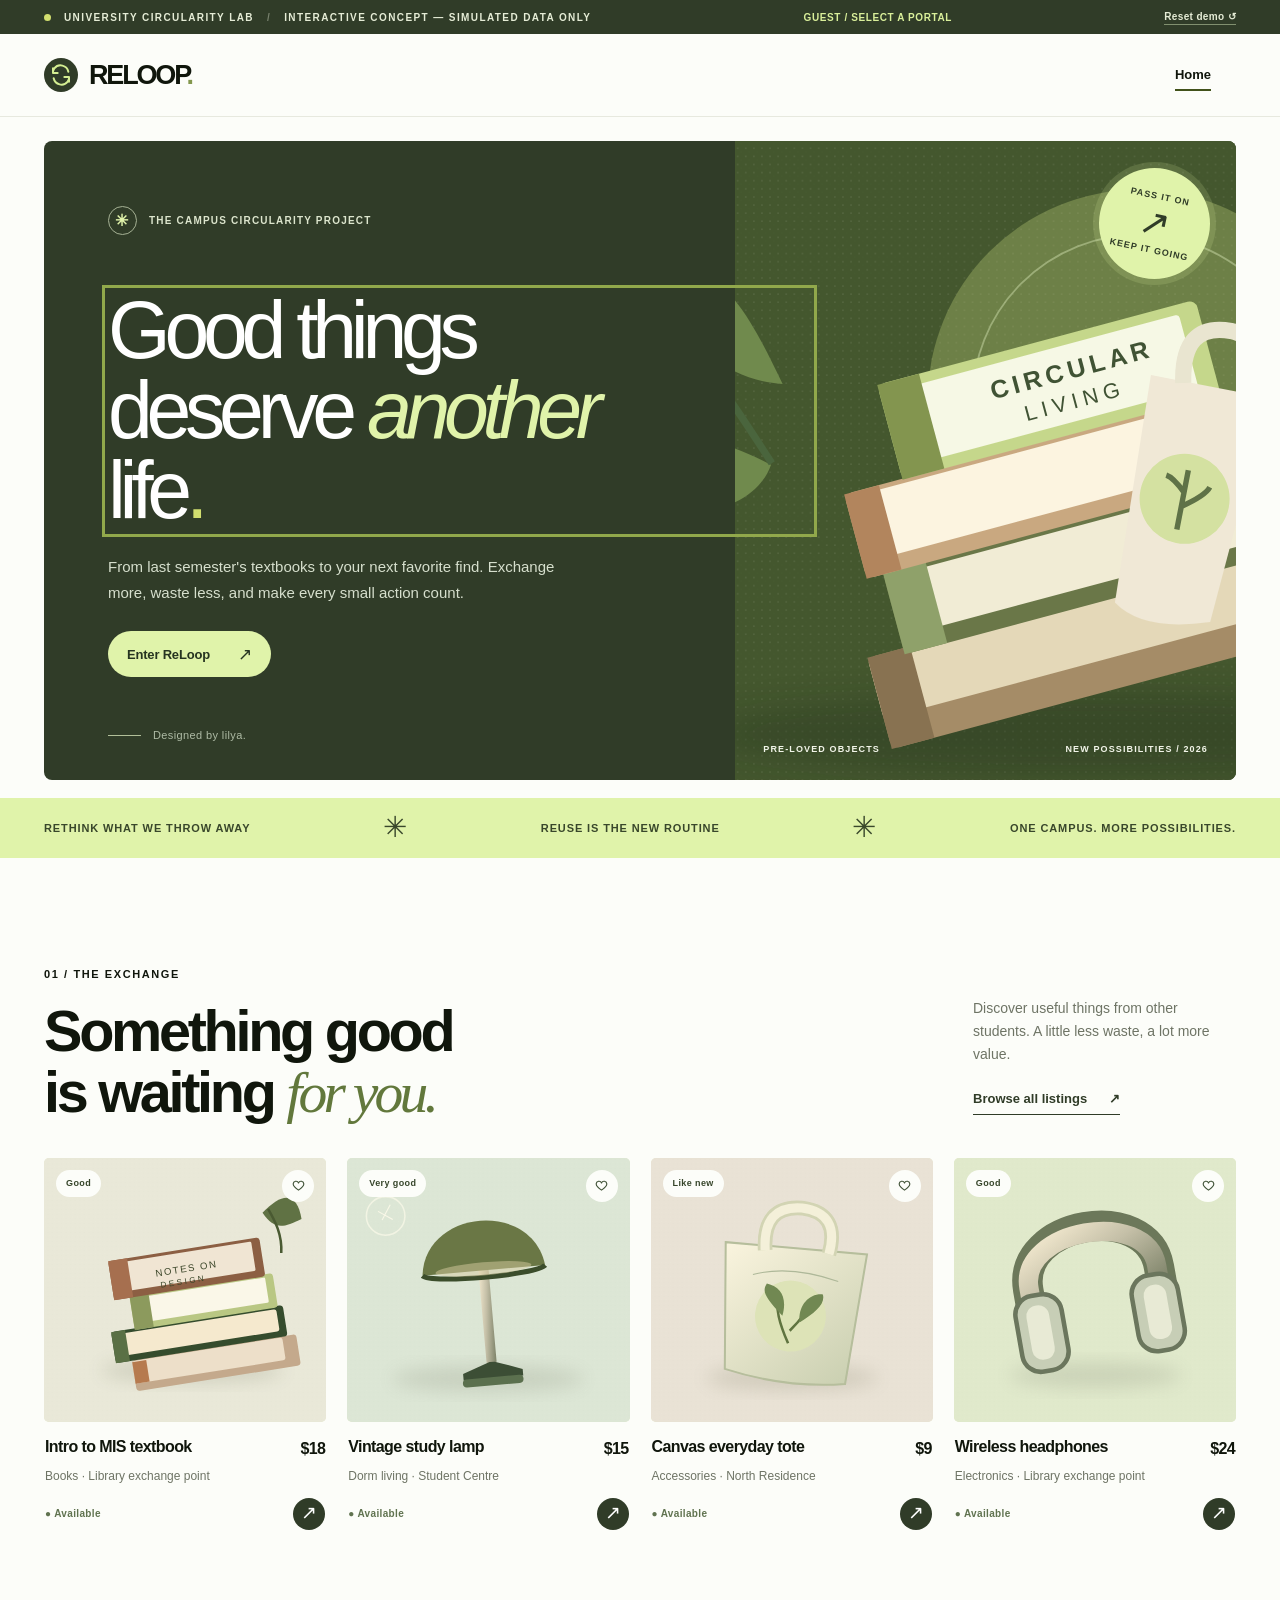
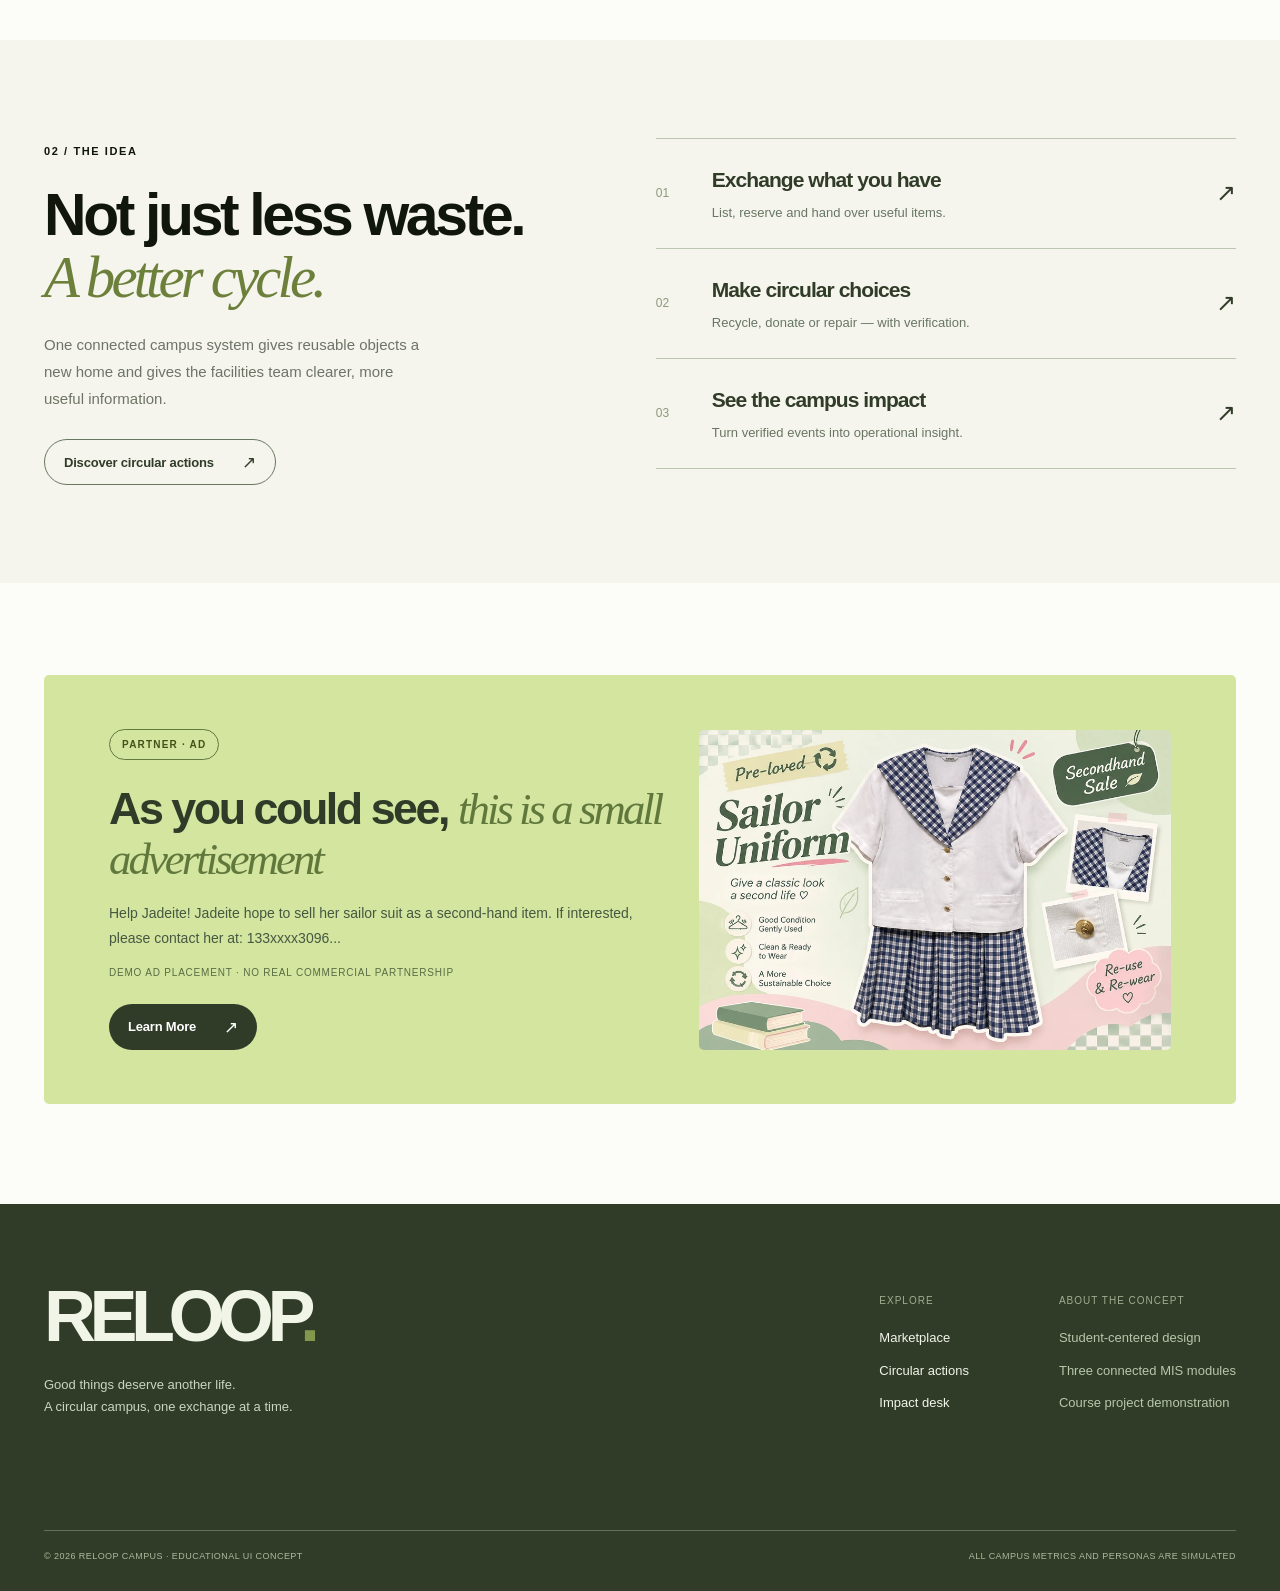
<file: index.html>
<!DOCTYPE html>
<html lang="en">
<head>
  <meta charset="UTF-8">
  <meta name="viewport" content="width=device-width, initial-scale=1">
  <meta name="theme-color" content="#3c492a">
  <meta name="description" content="ReLoop Campus: a responsive educational prototype for circular exchange, sustainable actions and campus operations.">
  <title>RELOOP — Give good things another life.</title>
  <link rel="icon" href="assets/favicon.svg" type="image/svg+xml">
  <link rel="stylesheet" href="styles.css">
  <script src="app.js" defer></script>
</head>
<body>
  <a class="skip-link" href="#main">Skip to content</a>
  <div class="demo-banner"><div class="container banner-content"><span class="banner-dot" aria-hidden="true"></span><span>UNIVERSITY CIRCULARITY LAB</span><span class="banner-divider">/</span><span>INTERACTIVE CONCEPT — SIMULATED DATA ONLY</span><span class="role-banner" id="role-banner">GUEST / SELECT A PORTAL</span><button type="button" id="reset-demo" class="banner-reset">Reset demo <span aria-hidden="true">↺</span></button></div></div>
  <header class="site-header" id="site-header">
    <div class="container header-inner">
      <button class="brand" type="button" data-nav="home" aria-label="RELOOP home"><span class="brand-symbol" aria-hidden="true"><svg viewBox="0 0 36 36"><path d="M29 13A12 12 0 0 0 8 8l-2 4M6 8v7h7"/><path d="M7 23a12 12 0 0 0 21 5l2-4m0 4v-7h-7"/></svg></span><span>RELOOP<span class="brand-period">.</span></span></button>
      <nav class="desktop-nav" aria-label="Main navigation">
        <button data-nav="home" class="nav-link active" type="button">Home</button><button data-nav="student" data-student-only class="nav-link nav-my-home" type="button" hidden>My home<span class="notification-dot" aria-hidden="true" hidden></span></button>
        <button data-nav="exchange" data-student-only class="nav-link" type="button" hidden>Marketplace</button>
        <button data-nav="circular" data-student-only class="nav-link" type="button" hidden>Circular actions</button><button data-nav="profile" data-student-only class="nav-link" type="button" hidden>My profile</button>
        <button data-nav="operations" data-staff-only class="nav-link" type="button" hidden>Staff workspace <span class="nav-staff">STAFF</span></button>
      </nav>
      <div class="header-actions">
        <button data-student-only hidden class="wallet-chip" type="button" data-nav="circular" aria-label="Open points wallet"><span class="wallet-icon">✳&#xFE0E;</span><strong id="global-points">65</strong><span>pts</span></button>
        <button data-student-only hidden class="btn btn-dark btn-header" data-open="post" type="button">List an item <span aria-hidden="true">↗&#xFE0E;</span></button>
        <button class="role-switch" id="switch-portal" type="button" hidden>Switch portal ↗&#xFE0E;</button><button class="menu-toggle" id="menu-toggle" aria-label="Open menu" aria-expanded="false" aria-controls="mobile-nav" type="button"><span></span><span></span></button>
      </div>
    </div>
    <nav class="mobile-nav" id="mobile-nav" aria-label="Mobile navigation" hidden>
      <button data-nav="home" type="button">Home <span>01</span></button><button data-nav="student" data-student-only class="mobile-my-home" hidden type="button">My home <span class="notification-dot" aria-hidden="true" hidden></span><span>02</span></button>
      <button data-nav="exchange" data-student-only hidden type="button">Marketplace <span>03</span></button>
      <button data-nav="circular" data-student-only hidden type="button">Circular actions <span>04</span></button><button data-nav="profile" data-student-only hidden type="button">My profile <span>05</span></button>
      <button data-nav="operations" data-staff-only hidden type="button">Staff workspace <span>02</span></button>
      <button data-open="post" data-student-only hidden type="button">+ List an item <span>↗&#xFE0E;</span></button>
    </nav>
  </header>

  <main id="main">
    <!-- HOME / PROJECT INTRODUCTION -->
    <section class="view active" id="view-home" aria-label="Home">
      <div class="home-hero container">
        <div class="hero-copy">
          <div class="hero-index"><span class="round-asterisk">✳&#xFE0E;</span> THE CAMPUS CIRCULARITY PROJECT </span></div>
          <h1>Good things<br>deserve <em>another</em><br>life<span class="title-dot">.</span></h1>
          <p class="hero-description">From last semester's textbooks to your next favorite find. Exchange more, waste less, and make every small action count.</p>
          <div class="hero-actions"><button class="btn btn-lime" data-open="portal" type="button">Enter ReLoop<span aria-hidden="true">↗&#xFE0E;</span></button></div>
          <div class="hero-bottom"><span class="line-mark" aria-hidden="true"></span> Designed by lilya.</div>
        </div>
        <div class="hero-visual"><img src="assets/hero-still-life.svg" alt="Editorial illustration of stacked second-hand books and a reusable canvas bag" width="800" height="710"><div class="hero-stamp"><span>PASS IT ON</span><strong>↗&#xFE0E;</strong><span>KEEP IT GOING</span></div><div class="hero-visual-label"><span>PRE-LOVED OBJECTS</span><span>NEW POSSIBILITIES / 2026</span></div></div>
      </div>

      <!-- One source of truth for role cards, cloned inside the shared modal. -->
      <template id="portal-role-template">
        <div class="portal-selector-grid onboarding-role-grid">
          <button class="portal-choice student-choice" type="button" data-enter-role="student">
            <span class="portal-choice-top">01 / STUDENT DEMO <span aria-hidden="true">↗&#xFE0E;</span></span>
            <span class="onboarding-avatar" aria-hidden="true"><img src="assets/role-student.webp" alt="" width="650" height="813"></span>
            <strong>I'm Student / User</strong>
            <span class="portal-choice-desc">Find pre-loved essentials, share what you no longer need, and track verified rewards.</span>
            <span class="portal-choice-cta">Continue to Marketplace <span aria-hidden="true">→</span></span>
          </button>
          <button class="portal-choice staff-choice" type="button" data-enter-role="staff">
            <span class="portal-choice-top">02 / STAFF DEMO <span aria-hidden="true">↗&#xFE0E;</span></span>
            <span class="onboarding-avatar" aria-hidden="true"><img src="assets/role-staff.webp" alt="" width="650" height="813"></span>
            <strong>I'm Staff</strong>
            <span class="portal-choice-desc">Review activity submissions, resolve issues, and support a more circular campus.</span>
            <span class="portal-choice-cta">Continue to Operations <span aria-hidden="true">→</span></span>
          </button>
        </div>
      </template>
      <div class="statement-bar"><div class="container statement-inner"><span>RETHINK WHAT WE THROW AWAY</span><span class="statement-sun">✳&#xFE0E;</span><span>REUSE IS THE NEW ROUTINE</span><span class="statement-sun">✳&#xFE0E;</span><span>ONE CAMPUS. MORE POSSIBILITIES.</span></div></div>
      <section class="section container featured-home" aria-labelledby="home-featured-title"><div class="section-heading"><div><span class="eyebrow">01 / THE EXCHANGE</span><h2 id="home-featured-title">Something good<br>is waiting <i>for you.</i></h2></div><div class="heading-aside"><p>Discover useful things from other students. A little less waste, a lot more value.</p><button type="button" class="inline-link" data-nav="exchange">Browse all listings <span aria-hidden="true">↗&#xFE0E;</span></button></div></div><div class="product-grid home-grid" id="home-products"></div></section>
      <section class="journey-section" aria-labelledby="journey-title"><div class="container journey-layout"><div class="journey-intro"><span class="eyebrow">02 / THE IDEA</span><h2 id="journey-title">Not just less waste.<br><i>A better cycle.</i></h2><p>One connected campus system gives reusable objects a new home and gives the facilities team clearer, more useful information.</p><button class="btn btn-outline" data-nav="circular" type="button">Discover circular actions <span aria-hidden="true">↗&#xFE0E;</span></button></div><div class="journey-steps"><button class="journey-row" data-nav="exchange" type="button"><span class="journey-no">01</span><span><strong>Exchange what you have</strong><small>List, reserve and hand over useful items.</small></span><span class="journey-arrow">↗&#xFE0E;</span></button><button class="journey-row" data-nav="circular" type="button"><span class="journey-no">02</span><span><strong>Make circular choices</strong><small>Recycle, donate or repair — with verification.</small></span><span class="journey-arrow">↗&#xFE0E;</span></button><button class="journey-row" data-nav="operations" type="button"><span class="journey-no">03</span><span><strong>See the campus impact</strong><small>Turn verified events into operational insight.</small></span><span class="journey-arrow">↗&#xFE0E;</span></button></div></div></section>
    <section
  class="home-cta partner-spotlight container"
  aria-labelledby="partner-title"
>
  <div class="partner-copy">
    <span class="partner-label">PARTNER · AD</span>

    <h2 id="partner-title">
      As you could see,
      <i>this is a small advertisement</i>
    </h2>

    <p class="partner-description">
     Help Jadeite! 
     Jadeite hope to sell her sailor suit as a second-hand item. 
     If interested, please contact her at: 133xxxx3096...
    </p>

    <p class="partner-disclaimer">
      DEMO AD PLACEMENT · NO REAL COMMERCIAL PARTNERSHIP
    </p>

    <button
      type="button"
      class="btn btn-dark"
      data-partner-circular
    >
      Learn More
      <span aria-hidden="true">↗&#xFE0E;</span>
    </button>
  </div>

  
<div class="partner-visual">
  <div class="partner-image-scroll" tabindex="0"
       aria-label="Scroll horizontally to view the advertisement">
    <img
      src="assets/campus-repair-spotlight.webp"
      alt="Second-hand sailor uniform advertisement"
      width="896"
      height="630"
      loading="lazy"
      class="partner-ad-image"
    >
  </div>
  <p class="partner-swipe-hint">← Swipe to view the full ad →</p>
</div>

</section>

    </section>


    <!-- STUDENT PORTAL / HOME -->
    <section class="view" id="view-student" aria-label="Student dashboard" hidden>
      <div class="container student-wrap">
        <div class="portal-page-head"><div><span class="eyebrow">STUDENT PORTAL / MY HOME</span><h1>A little more<br><i>good, every day.</i></h1><p>Welcome back, Alex. Here's what is happening in your circular campus.</p></div><div class="persona-card"><span class="persona-avatar">AM</span><span><strong>Alex Morgan</strong><small>STUDENT DEMO · NO REAL ACCOUNT</small></span><button class="inline-link" data-nav="profile" type="button">Profile ↗&#xFE0E;</button></div></div>
        <div class="student-kpis"><button type="button" data-nav="circular" data-jump="wallet"><span>MY RELOOP POINTS</span><strong id="student-points">65</strong><small>View rewards ↗&#xFE0E;</small></button><button type="button" data-nav="profile" data-profile-tab="reservations"><span>MY RESERVATIONS</span><strong id="student-reservations">0</strong><small>Review handovers ↗&#xFE0E;</small></button><button type="button" data-nav="profile" data-profile-tab="actions"><span>AWAITING VERIFICATION</span><strong id="student-pending">1</strong><small>See status ↗&#xFE0E;</small></button></div>
        <section class="student-notifications" aria-labelledby="student-notifications-title"><div class="student-notification-heading"><span class="eyebrow" id="student-notifications-title">LATEST UPDATES</span><span class="tiny-muted">Demo notifications · saved on this device</span></div><div id="student-notifications-list" aria-live="polite"></div></section>
        <div class="student-home-grid"><div class="student-main-card"><div class="section-microhead"><span class="eyebrow">MY NEXT STEPS</span><span>QUICK ACTIONS</span></div><h2>What will you<br><i>pass on next?</i></h2><div class="quick-action-grid"><button type="button" data-nav="exchange"><span class="quick-icon">↗&#xFE0E;</span><strong>Explore items</strong><small>Find your next useful thing</small></button><button type="button" data-open="post"><span class="quick-icon">＋</span><strong>Post an item</strong><small>Give something a new life</small></button><button type="button" data-nav="circular" data-jump="action"><span class="quick-icon">♻&#xFE0E;</span><strong>Record an action</strong><small>Submit for staff review</small></button><button type="button" data-nav="circular" data-jump="wallet"><span class="quick-icon">✳&#xFE0E;</span><strong>Rewards wallet</strong><small>Track verified points</small></button></div></div><div class="student-activity-card"><div class="section-microhead"><span class="eyebrow">PERSONAL ACTIVITY</span><button class="inline-link" data-nav="profile" type="button">View all ↗&#xFE0E;</button></div><div id="student-recent"></div></div></div>
        <div class="student-lower-note"><span>THE PERSONAL IMPACT VIEW</span><strong>Measured impact:</strong> Not yet tracked in this demo. Only verified events and sample points are shown.</div>
      </div>
    </section>
    <!-- STUDENT PORTAL / MY PROFILE -->
    <section class="view" id="view-profile" aria-label="Student profile and activity" hidden>
      <div class="container profile-wrap"><div class="profile-hero"><div class="profile-avatar">AM</div><div><span class="eyebrow">STUDENT PORTAL / MY PROFILE</span><h1>My little<br><i>corner of ReLoop.</i></h1><p>Alex Morgan · Demo student account. Your information here is illustrative, not campus identity data.</p></div>
      <div class="profile-hero-points"><strong id="profile-points">65</strong><span>RELOOP POINTS</span><button type="button" data-nav="circular" data-jump="wallet">Open wallet ↗&#xFE0E;</button></div></div>
      <nav class="profile-tabs" aria-label="My activity sections"><button type="button" data-profile-tab="listings" class="active" aria-current="page">My listings</button><button type="button" data-profile-tab="reservations">Reservations</button><button type="button" data-profile-tab="actions">Circular activities</button><button type="button" data-profile-tab="ledger">Points ledger</button><button type="button" data-profile-tab="saved">Saved items</button></nav>
      <div id="profile-panel" class="profile-panel" aria-live="polite"></div>
      <div class="profile-privacy">PRIVACY BY DESIGN · No genuine student ID, private contact details, dorm room or payment information is stored or displayed.</div></div>
    </section>

    <!-- MODULE A -->
    <section class="view" id="view-exchange" aria-label="Campus Exchange Hub" hidden>
      <div class="container page-lead marketplace-lead"><div><span class="eyebrow">MODULE A / CAMPUS EXCHANGE HUB</span><h1>Good finds.<br><i>Better stories.</i></h1><p>From dorm essentials to second-hand textbooks. Find your next useful thing, right here on campus.</p></div><div class="page-lead-side"><span class="serial">A / 01</span><div class="lead-count"><strong id="listing-count">08</strong><span>DEMO ITEMS<br>IN THE EXCHANGE</span></div><button class="btn btn-dark" data-open="post" type="button">+ List your item</button></div></div>
      <div class="container marketplace-content"><div class="toolbar"><label class="search-wrap" for="market-search"><svg viewBox="0 0 24 24" aria-hidden="true"><circle cx="10.5" cy="10.5" r="6.5"/><path d="m15.5 15.5 5 5"/></svg><input id="market-search" type="search" placeholder="Search books, essentials, electronics..." autocomplete="off"></label><div class="sort-wrap"><label for="market-sort">SORT BY</label><select id="market-sort"><option value="newest">Newest first</option><option value="low">Price: low to high</option><option value="high">Price: high to low</option></select></div></div>
      <div class="catalog-shell"><aside class="catalog-aside"><div class="aside-top"><span class="eyebrow">EXPLORE BY TYPE</span><span>✳&#xFE0E;</span></div><div class="category-list" id="category-list"></div>
        <div class="aside-note ad-card"><span class="market-ad-label">AD CARD</span> <h3>An advertisement:<br>■ ■ ■ ■ ■.</h3><p>This is a mysterious advertisement sent by Zoe. </b>"The advertising slogan is: ■■■■■. No need for promotional pictures. "</b><br>She said so.<br> Although the actual meaning is unclear, interested parties are welcome to contact Zoe at: 138xxxxxxxx...</p>  
<span class="market-ad-link">
  Learn more
  <span class="market-ad-arrow" aria-hidden="true">↗&#xFE0E;</span>
</span>
</div></aside>
        <div class="catalog-main"><div class="catalog-meta"><span id="results-summary">All campus listings</span><span><span class="legend-dot"></span> Verified demo flow</span></div><div class="product-grid market-grid" id="market-products"></div><div class="empty-state" id="market-empty" hidden><div class="empty-symbol">◎</div><h3>No items found</h3><p>Try another category or a simpler search.</p><button class="btn btn-dark" id="clear-search" type="button">Clear filters</button></div></div></div></div>
      <section class="exchange-bottom"><div class="container"><div><span class="eyebrow">A LITTLE REMINDER</span><h2>Every handover<br>is a chance to <i>reuse.</i></h2></div><p>Reservations hold an item for 24 hours. A seller has 12 hours to respond in the proposed system. The demonstration simulates seller acceptance and both QR confirmations.</p></div></section>
    </section>

    <!-- MODULE B -->
    <section class="view" id="view-circular" aria-label="Circular Actions and Rewards" hidden>
      <div class="container circular-hero"><div><span class="eyebrow">MODULE B / CIRCULAR ACTIONS & REWARDS</span><h1>Small actions.<br><i>Longer impact.</i></h1><p>Reuse first. Recycle responsibly when something can't be reused. Earn demo points for verified circular actions.</p><div class="hero-actions"><button class="btn btn-dark" id="jump-to-action" type="button">Record an action <span aria-hidden="true">↗&#xFE0E;</span></button><button class="inline-link dark-inline" id="jump-to-wallet" type="button">View your wallet <span aria-hidden="true">↗&#xFE0E;</span></button></div></div><div class="circular-orbit" aria-hidden="true"><span class="orbit-top">REUSE · REPAIR · RECYCLE</span><span class="orbit-symbol">↻</span><span class="orbit-bottom">KEEP VALUE IN MOTION</span></div></div>
      <div class="container section circular-options"><div class="section-heading compact-heading"><div><span class="eyebrow">01 / CHOOSE YOUR PATH</span><h2>There is more than<br>one way to <i>do good.</i></h2></div><p>Pick the route that fits your item. Every submitted action enters a staff verification queue.</p></div><div class="action-card-grid">
          <button class="action-card" type="button" data-action-type="Recycle"><span class="action-numeral">01 — RECYCLE</span><span class="action-icon">♻&#xFE0E;</span><strong>Sort with intention.</strong><p>Use a local guide, then check in at a collection point.</p><span class="card-end">Record recycling ↗&#xFE0E;</span></button>
          <button class="action-card action-card-lime" type="button" data-action-type="Donate"><span class="action-numeral">02 — DONATE</span><span class="action-icon">♡</span><strong>Pass it forward.</strong><p>Give usable goods a next home instead of throwing them away.</p><span class="card-end">Record donation ↗&#xFE0E;</span></button>
          <button class="action-card action-card-dark" type="button" data-action-type="Repair"><span class="action-numeral">03 — REPAIR</span><span class="action-icon">✳&#xFE0E;</span><strong>Keep it working.</strong><p>Fix first. Extend an item's life through a verified repair action.</p><span class="card-end">Record repair ↗&#xFE0E;</span></button>
        </div></div>
      <div class="container circular-tools" id="circular-tools"><div class="circular-tool-left"><div class="tool-heading"><span class="eyebrow">02 / SMARTER SORTING</span><h2>Not sure where<br>it <i>belongs?</i></h2><p>Example category guidance for a hypothetical campus. Always check the actual university's sorting rules.</p></div><div class="guide-box"><label for="sort-guide">WHAT ARE YOU DISPOSING OF?</label><select id="sort-guide"><option value="paper">Paper & cardboard</option><option value="batteries">Batteries</option><option value="electronics">Broken electronics</option><option value="textiles">Clothing & textiles</option><option value="containers">Clean drink containers</option></select><div id="guide-result" class="guide-result"></div></div></div><div class="circular-tool-right"><div class="form-top"><span class="eyebrow">03 / REQUEST VERIFICATION</span><span class="small-pill">STAFF REVIEW REQUIRED</span></div><h3>Record a circular action.</h3><p>Submitting a record does not automatically earn points. A demo staff member must approve it first.</p><form id="action-form"><div class="field"><label for="action-type">Action type</label><select id="action-type" required><option value="Recycle">Recycle</option><option value="Donate">Donate</option><option value="Repair">Repair</option></select></div><div class="field"><label for="action-item">Item or material</label><input id="action-item" placeholder="e.g. paper packaging" maxlength="70" required></div><div class="field"><label for="action-location">Campus point / location</label><select id="action-location"><option>North Residence Point</option><option>Student Centre Point</option><option>Library Collection Point</option><option>Repair & Reuse Desk</option></select></div><button class="btn btn-lime btn-wide" type="submit">Submit for staff verification <span>↗&#xFE0E;</span></button></form><span class="form-footnote">DEMO ONLY · No real QR, collection or reward is processed.</span></div></div>
      <section class="wallet-section" id="wallet-section"><div class="container wallet-layout"><div><span class="eyebrow">04 / YOUR RELOOP WALLET</span><h2>Good actions<br>are worth <i>remembering.</i></h2><div class="wallet-points"><span id="wallet-points">65</span><div><strong>RELOOP POINTS</strong><small>ILLUSTRATIVE BALANCE</small></div></div><p class="wallet-copy">A shared ledger keeps track of approved activities and demo redemptions. Featured exposure is labeled and capped at 10% of marketplace results in the proposal.</p></div><div class="wallet-right"><h3>Available rewards <span>↗&#xFE0E;</span></h3><div id="rewards-list"></div><h3 class="ledger-title">Your activity <span class="tiny-muted">Latest five</span></h3><div id="ledger-list"></div></div></div></section>
    </section>

    <!-- MODULE C -->
    <section class="view" id="view-operations" aria-label="Campus Operations and Intelligence" hidden><div class="staff-frame"><aside class="staff-sidebar" aria-label="Staff workspace navigation"><div class="staff-sidebar-top"><span class="staff-mono">RELOOP / OPERATIONS</span><div class="staff-portrait">SC</div><strong>Staff workspace</strong><small>STAFF DEMO · AUTHORIZED VIEW</small></div><nav class="staff-side-nav" aria-label="Staff modules"><button type="button" data-admin-tab="overview" class="active">◫ <span>Overview</span></button><button type="button" data-admin-tab="verification">◉ <span>Verification queue</span></button><button type="button" data-admin-tab="moderation">◇ <span>Listings & disputes</span></button><button type="button" data-admin-tab="facilities">◎ <span>Collection points & work orders</span></button><button type="button" data-admin-tab="sustainability">↗&#xFE0E; <span>Sustainability</span></button><button type="button" data-admin-tab="audit">≡ <span>Audit trail</span></button></nav><p class="staff-sidebar-note">Sample university operations workspace. Frontend only; no live campus system.</p></aside><div class="staff-content">
      <div class="container ops-lead"><div><span class="eyebrow">MODULE C / CAMPUS OPERATIONS & INTELLIGENCE</span><h1>Better decisions.<br><i>Less left behind.</i></h1><p>One place for staff verification, collection-point visibility and practical next steps.</p></div><div class="ops-status"><span class="ops-status-dot"></span> STAFF DEMONSTRATION ENVIRONMENT <small>All metrics below are simulated.</small></div></div>
      <div class="container ops-main"><div class="admin-tabs" role="tablist" aria-label="Admin workspace"><button type="button" role="tab" class="admin-tab active" aria-selected="true" data-admin-tab="overview">Overview</button><button type="button" role="tab" class="admin-tab" aria-selected="false" data-admin-tab="verification">Verification queue <span id="queue-tab-count">1</span></button><button type="button" role="tab" class="admin-tab" aria-selected="false" data-admin-tab="moderation">Listings & disputes</button><button type="button" role="tab" class="admin-tab" aria-selected="false" data-admin-tab="facilities">Facilities & work orders</button><button type="button" role="tab" class="admin-tab" aria-selected="false" data-admin-tab="sustainability">Sustainability</button><button type="button" role="tab" class="admin-tab" aria-selected="false" data-admin-tab="audit">Audit trail</button></div>
      <div class="admin-panel active" id="admin-overview" role="tabpanel"><div class="metrics-grid"><article class="metric-card"><span>COMPLETED EXCHANGES</span><strong id="stat-exchanges">128</strong><small>Simulated campus demo total</small><span class="metric-icon">↗&#xFE0E;</span></article><article class="metric-card"><span>APPROVED CIRCULAR ACTIONS</span><strong id="stat-actions">36</strong><small>Simulated campus demo total</small><span class="metric-icon">✳&#xFE0E;</span></article><article class="metric-card"><span>PENDING VERIFICATIONS</span><strong id="stat-pending">1</strong><small>Need staff review</small><span class="metric-icon">◷</span></article><article class="metric-card dark-metric"><span>OPEN FACILITY ISSUES</span><strong id="stat-workorders">0</strong><small>Demo work orders</small><span class="metric-icon">↗&#xFE0E;</span></article></div><div class="ops-panels"><div class="analytics-panel"><div class="panel-heading"><div><span class="eyebrow">COLLECTION QUALITY</span><h3>Where support is needed.</h3></div><span class="small-pill">ILLUSTRATIVE SAMPLE</span></div><p>Simulated sorting contamination rate by campus area. Higher rates indicate more incorrectly sorted items in the mock audit sample.</p><div class="contamination-chart" id="contamination-chart"></div><div class="analytic-foot">Sample calculation: 49 incorrectly sorted items out of 300 checked items = 16.3% overall. This is not measured campus performance.</div></div><div class="insight-panel"><span class="eyebrow">ACTIONABLE INSIGHT / 01</span><div class="insight-icon">↗&#xFE0E;</div><h3>North Residence needs a little attention.</h3><p>Its simulated contamination rate is the highest at 24%. Review signage, arrange an ambassador visit and reassess after four weeks.</p><button class="btn btn-lime" id="create-signage-order" type="button">Create demo work order <span>↗&#xFE0E;</span></button><small id="insight-order-status">Recommended follow-up</small></div></div></div>
      <div class="admin-panel" id="admin-verification" role="tabpanel" hidden><div class="workspace-heading"><div><span class="eyebrow">STAFF REVIEW / VERIFICATION</span><h2>Check before you reward.</h2><p>Approve or reject submitted circular actions. Only approved entries affect the simulated points ledger.</p></div><span class="small-pill" id="pending-pill">1 PENDING</span></div><div class="queue-list" id="verification-list"></div></div>
      <div class="admin-panel" id="admin-facilities" role="tabpanel" hidden><div class="workspace-heading"><div><span class="eyebrow">OPERATIONS / FACILITIES</span><h2>Keep the loop moving.</h2><p>Track simulated collection points and create or resolve a maintenance task.</p></div><button class="btn btn-dark" id="new-facility-order" type="button">+ Add demo work order</button></div><div class="facilities-layout"><div class="facilities-points" id="facilities-points"></div><div class="orders-panel"><h3>Work orders</h3><div id="work-order-list"></div></div></div></div>

      <div class="admin-panel" id="admin-moderation" role="tabpanel" hidden><div class="workspace-heading"><div><span class="eyebrow">STAFF / TRUST & SAFETY</span><h2>Care keeps<br>the exchange safe.</h2><p>Review flagged listings and reports. Human decision only; no automatic account punishment.</p></div><span class="small-pill" id="moderation-pill">0 OPEN</span></div><div id="moderation-list" class="staff-record-list"></div><div class="policy-footnote">Proposed Part 2 policy: disputed exchange records are frozen pending review; volunteer response target is 2 days. No actual campus sanctions or messages are processed.</div></div>
      <div class="admin-panel" id="admin-sustainability" role="tabpanel" hidden><div class="workspace-heading"><div><span class="eyebrow">STAFF / SUSTAINABILITY INTELLIGENCE</span><h2>Know what<br><i>we can measure.</i></h2><p>Separate future RFP targets from synthetic audit samples and real actions made inside this demo.</p></div><span class="small-pill">SYNTHETIC SCENARIO</span></div><div class="target-grid" id="sustainability-targets"></div><div class="sustainability-callout"><div><span class="eyebrow">SAMPLE ACTIONABLE INSIGHT</span><h3>North Residence needs clearer sorting signs.</h3><p>Illustrative audit: 24 incorrect items out of 100. Create a work order, review signage, then check the location again in four weeks. Improvement is not assumed.</p></div><button type="button" class="btn btn-dark" data-create-north-order>Create follow-up ↗&#xFE0E;</button></div><div class="policy-footnote">Weight diverted, annual verified transactions, campus MAU and traceability cannot be calculated from the present local prototype. Targets are not results.</div></div>
      <div class="admin-panel" id="admin-audit" role="tabpanel" hidden><div class="workspace-heading"><div><span class="eyebrow">STAFF / AUDIT & GOVERNANCE</span><h2>A clear record<br><i>of every decision.</i></h2><p>Local illustrative event log: timestamps, demo role, record and outcome. It is not a tamper-proof compliance audit.</p></div><span class="small-pill">FRONTEND LOG ONLY</span></div><div id="audit-records" class="staff-record-list"></div><div class="policy-footnote">Proposed governance policy: personal data deletion after 24 months of inactivity; operational audit retention for 3 years. Neither policy is enforced by this demo.</div></div>
      <div class="ops-disclaimer">ⓘ &nbsp; This workspace is a frontend proof of concept. There is no campus identity integration, live sensor feed, security enforcement or real-world waste data.</div></div>
    </div></div></section>
  </main>

  <footer class="site-footer"><div class="container"><div class="footer-top"><div><div class="footer-brand">RELOOP<span>.</span></div><p>Good things deserve another life.<br>A circular campus, one exchange at a time.</p></div><div class="footer-nav"><div><small>EXPLORE</small><button data-nav="exchange" type="button">Marketplace</button><button data-nav="circular" type="button">Circular actions</button><button data-nav="operations" type="button">Impact desk</button></div><div><small>ABOUT THE CONCEPT</small><span>Student-centered design</span><span>Three connected MIS modules</span><span>Course project demonstration</span></div></div></div><div class="footer-bottom"><span>© 2026 RELOOP CAMPUS · EDUCATIONAL UI CONCEPT</span><span>ALL CAMPUS METRICS AND PERSONAS ARE SIMULATED</span></div></div></footer>

  <div id="modal-backdrop" class="modal-backdrop" hidden><div class="modal-shell" id="modal-shell" role="dialog" aria-modal="true" aria-labelledby="modal-heading"><button class="modal-close" id="modal-close" type="button" aria-label="Close dialog">×</button><div id="modal-body"></div></div></div>
  <div class="toast" id="toast" role="status" aria-live="polite" aria-atomic="true"></div>
</body>
</html>
</file>
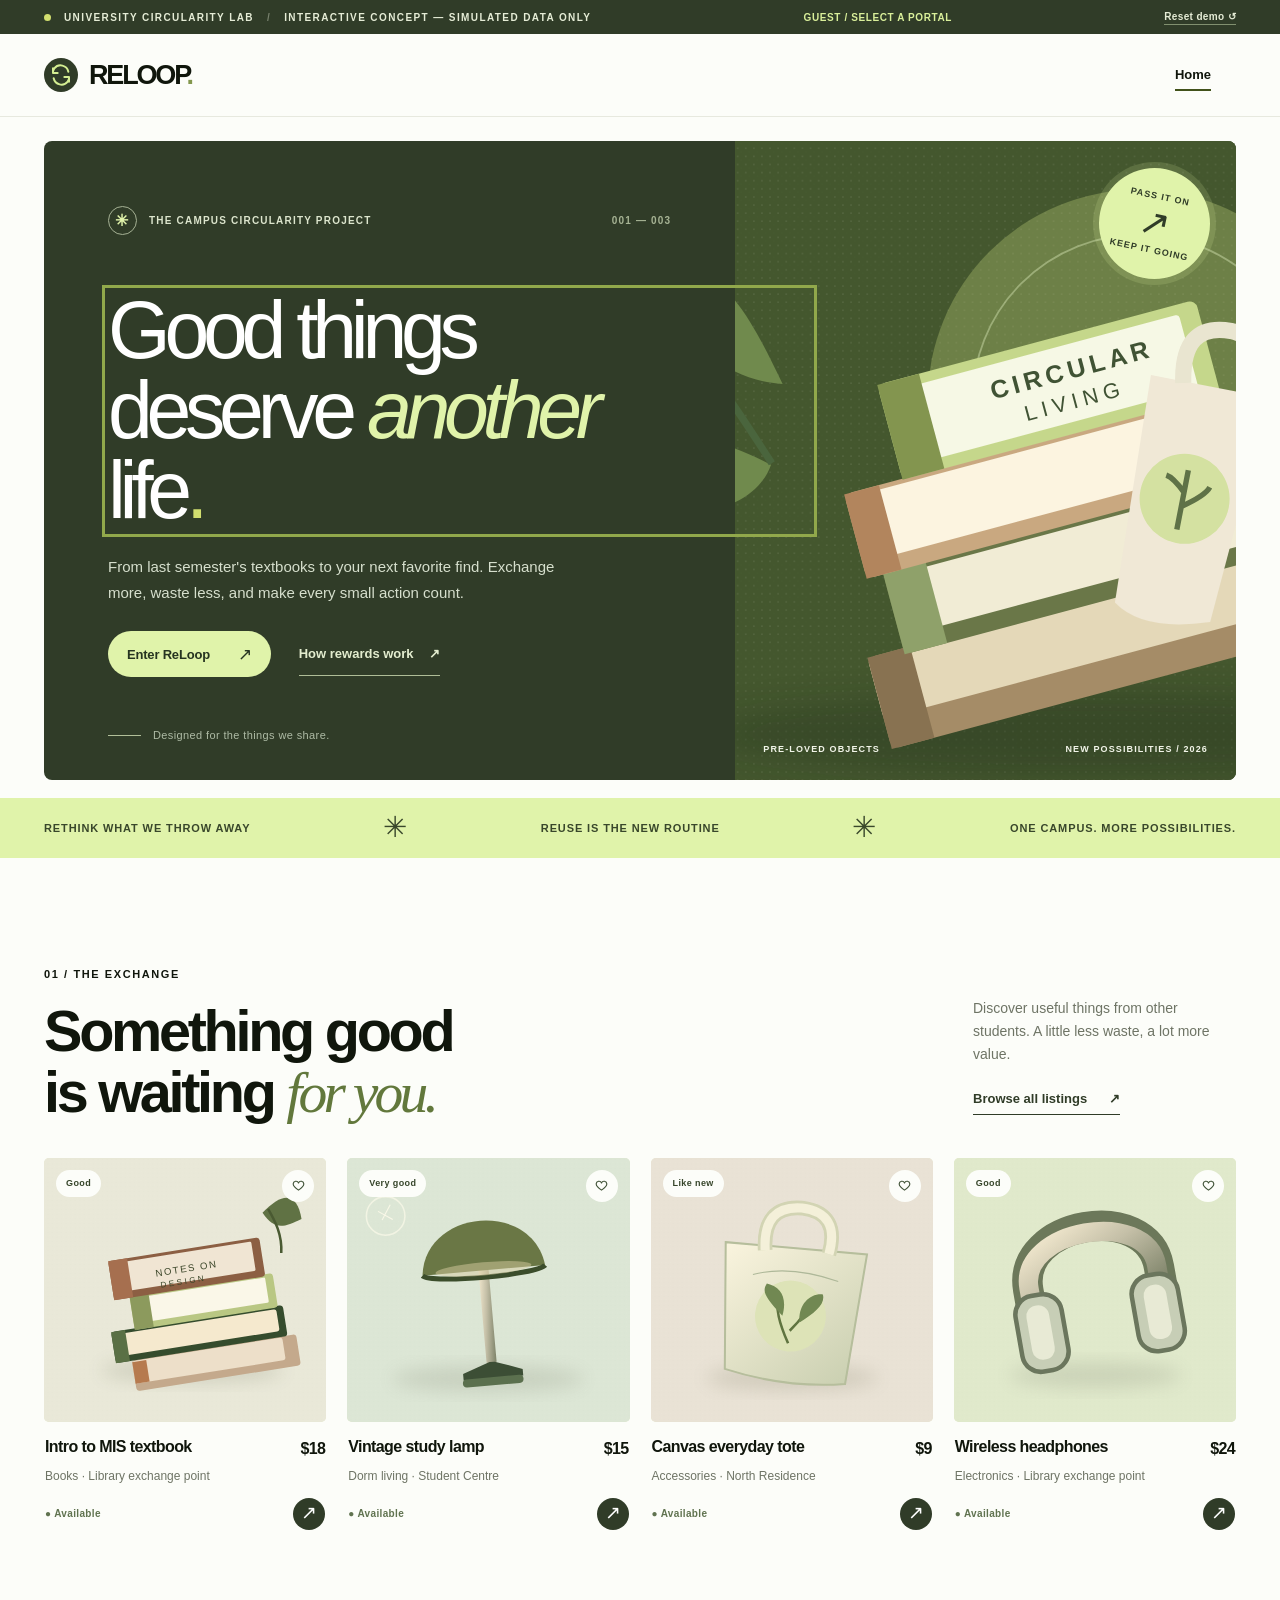
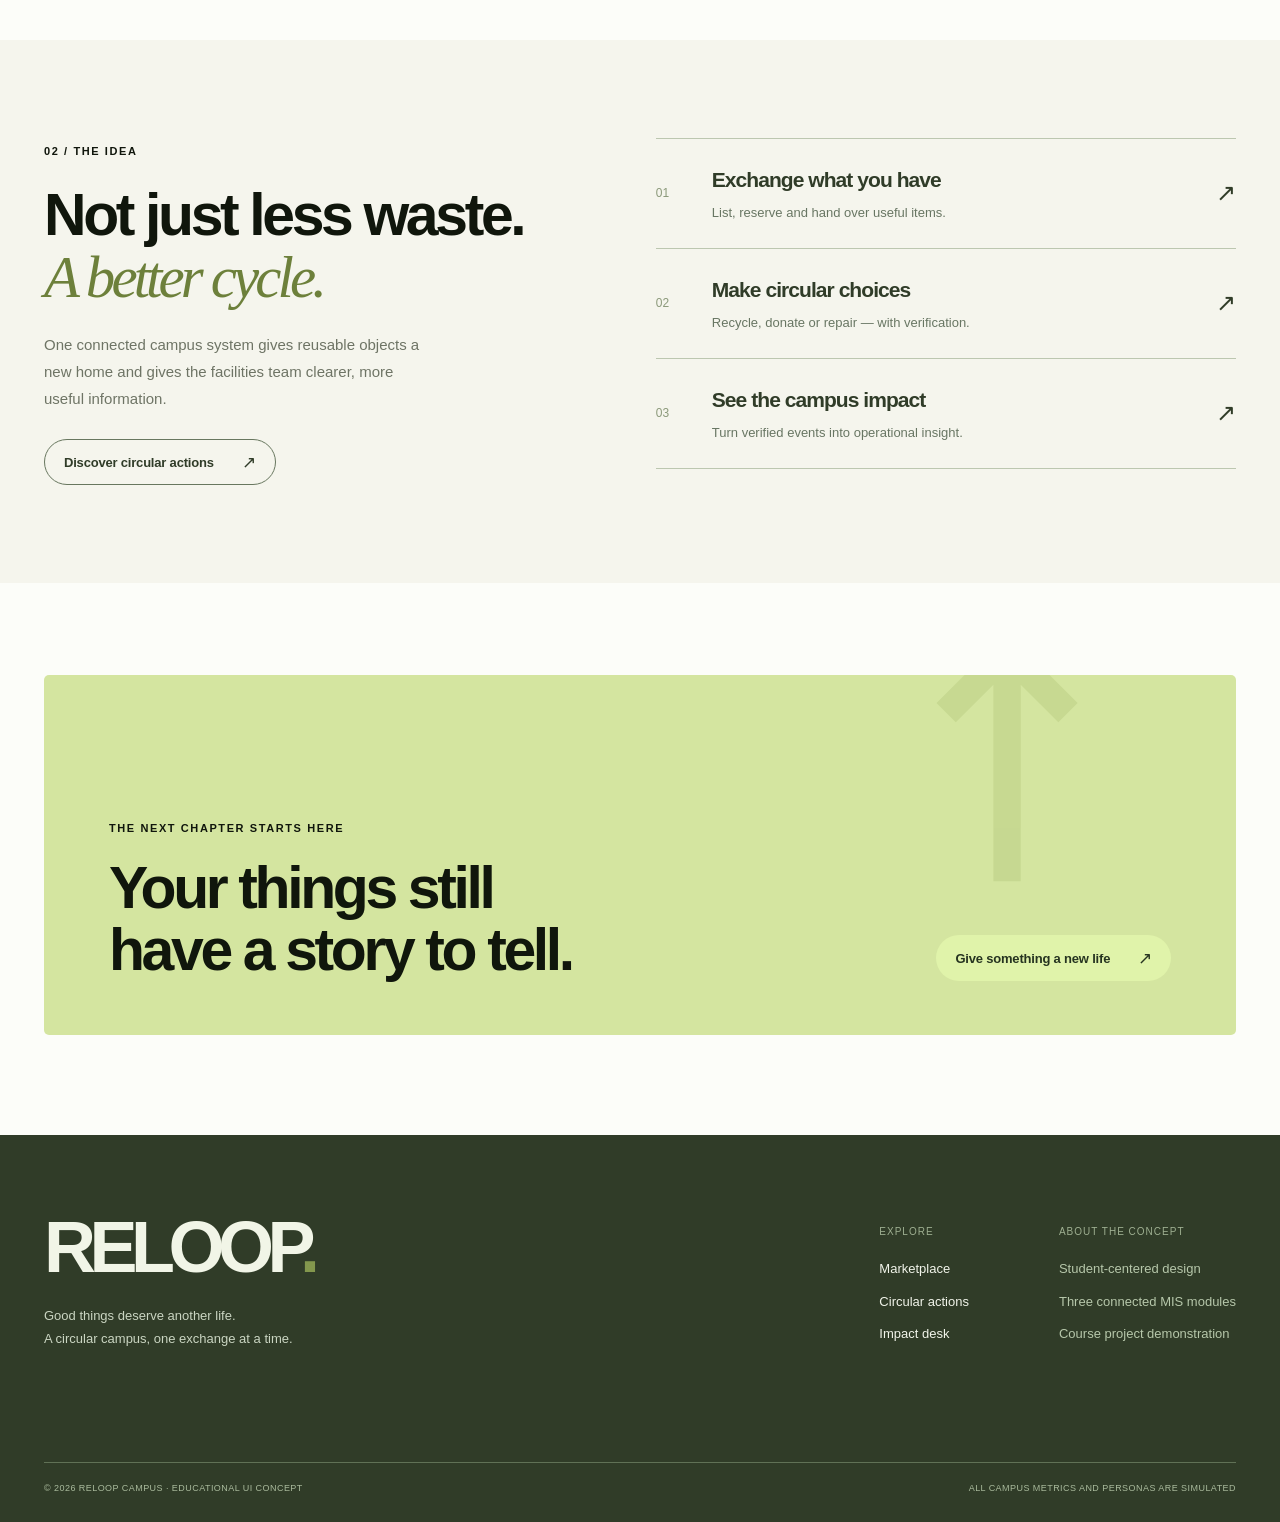
<file: RELOOP_Dual_Portal/index.html>
<!DOCTYPE html>
<html lang="en">
<head>
  <meta charset="UTF-8">
  <meta name="viewport" content="width=device-width, initial-scale=1">
  <meta name="theme-color" content="#3c492a">
  <meta name="description" content="ReLoop Campus: a responsive educational prototype for circular exchange, sustainable actions and campus operations.">
  <title>RELOOP — Give good things another life.</title>
  <link rel="icon" href="assets/favicon.svg" type="image/svg+xml">
  <link rel="stylesheet" href="styles.css">
  <script src="app.js" defer></script>
</head>
<body>
  <a class="skip-link" href="#main">Skip to content</a>
  <div class="demo-banner"><div class="container banner-content"><span class="banner-dot" aria-hidden="true"></span><span>UNIVERSITY CIRCULARITY LAB</span><span class="banner-divider">/</span><span>INTERACTIVE CONCEPT — SIMULATED DATA ONLY</span><span class="role-banner" id="role-banner">GUEST / SELECT A PORTAL</span><button type="button" id="reset-demo" class="banner-reset">Reset demo <span aria-hidden="true">↺</span></button></div></div>
  <header class="site-header" id="site-header">
    <div class="container header-inner">
      <button class="brand" type="button" data-nav="home" aria-label="RELOOP home"><span class="brand-symbol" aria-hidden="true"><svg viewBox="0 0 36 36"><path d="M29 13A12 12 0 0 0 8 8l-2 4M6 8v7h7"/><path d="M7 23a12 12 0 0 0 21 5l2-4m0 4v-7h-7"/></svg></span><span>RELOOP<span class="brand-period">.</span></span></button>
      <nav class="desktop-nav" aria-label="Main navigation">
        <button data-nav="home" class="nav-link active" type="button">Home</button><button data-nav="student" data-student-only class="nav-link" type="button" hidden>My home</button>
        <button data-nav="exchange" data-student-only class="nav-link" type="button" hidden>Marketplace</button>
        <button data-nav="circular" data-student-only class="nav-link" type="button" hidden>Circular actions</button><button data-nav="profile" data-student-only class="nav-link" type="button" hidden>My profile</button>
        <button data-nav="operations" data-staff-only class="nav-link" type="button" hidden>Staff workspace <span class="nav-staff">STAFF</span></button>
      </nav>
      <div class="header-actions">
        <button data-student-only hidden class="wallet-chip" type="button" data-nav="circular" aria-label="Open points wallet"><span class="wallet-icon">✳</span><strong id="global-points">65</strong><span>pts</span></button>
        <button data-student-only hidden class="btn btn-dark btn-header" data-open="post" type="button">List an item <span aria-hidden="true">↗</span></button>
        <button class="role-switch" id="switch-portal" type="button" hidden>Switch portal ↗</button><button class="menu-toggle" id="menu-toggle" aria-label="Open menu" aria-expanded="false" aria-controls="mobile-nav" type="button"><span></span><span></span></button>
      </div>
    </div>
    <nav class="mobile-nav" id="mobile-nav" aria-label="Mobile navigation" hidden>
      <button data-nav="home" type="button">Home <span>01</span></button><button data-nav="student" data-student-only hidden type="button">My home <span>02</span></button>
      <button data-nav="exchange" data-student-only hidden type="button">Marketplace <span>03</span></button>
      <button data-nav="circular" data-student-only hidden type="button">Circular actions <span>04</span></button><button data-nav="profile" data-student-only hidden type="button">My profile <span>05</span></button>
      <button data-nav="operations" data-staff-only hidden type="button">Staff workspace <span>02</span></button>
      <button data-open="post" data-student-only hidden type="button">+ List an item <span>↗</span></button>
    </nav>
  </header>

  <main id="main">
    <!-- HOME / PROJECT INTRODUCTION -->
    <section class="view active" id="view-home" aria-label="Home">
      <div class="home-hero container">
        <div class="hero-copy">
          <div class="hero-index"><span class="round-asterisk">✳</span> THE CAMPUS CIRCULARITY PROJECT <span class="hero-index-num">001 — 003</span></div>
          <h1>Good things<br>deserve <em>another</em><br>life<span class="title-dot">.</span></h1>
          <p class="hero-description">From last semester's textbooks to your next favorite find. Exchange more, waste less, and make every small action count.</p>
          <div class="hero-actions"><button class="btn btn-lime" data-open="portal" type="button">Enter ReLoop<span aria-hidden="true">↗</span></button><button class="hero-text-button" data-nav="circular" type="button">How rewards work <span aria-hidden="true">↗</span></button></div>
          <div class="hero-bottom"><span class="line-mark" aria-hidden="true"></span> Designed for the things we share.</div>
        </div>
        <div class="hero-visual"><img src="assets/hero-still-life.svg" alt="Editorial illustration of stacked second-hand books and a reusable canvas bag" width="800" height="710"><div class="hero-stamp"><span>PASS IT ON</span><strong>↗</strong><span>KEEP IT GOING</span></div><div class="hero-visual-label"><span>PRE-LOVED OBJECTS</span><span>NEW POSSIBILITIES / 2026</span></div></div>
      </div>

      <section class="portal-selector container" aria-labelledby="portal-select-title">
        <div class="portal-selector-head"><div><span class="eyebrow">YOUR CAMPUS. TWO WAYS TO PARTICIPATE.</span><h2 id="portal-select-title">Choose your <i>perspective.</i></h2></div><p>Explore ReLoop as a student or a campus staff member. Both views share the same simulated events — there is no real sign-in.</p></div>
        <div class="portal-selector-grid">
          <button class="portal-choice student-choice" type="button" data-enter-role="student"><span class="portal-choice-top">01 / STUDENT DEMO <span>↗</span></span><span class="portal-choice-mark" aria-hidden="true">✳</span><strong>I am Student/User.</strong><span class="portal-choice-desc">Browse items, exchange, record circular actions, and see your own activity.</span><span class="portal-choice-cta">Continue as student &nbsp; →</span></button>
          <button class="portal-choice staff-choice" type="button" data-enter-role="staff"><span class="portal-choice-top">02 / STAFF DEMO <span>↗</span></span><span class="portal-choice-mark" aria-hidden="true">◎</span><strong>I am Staff</strong><span class="portal-choice-desc">Verify activities, moderate listings, manage collection points and follow up on issues.</span><span class="portal-choice-cta">Continue as staff &nbsp; →</span></button>
        </div>
      </section>
      <div class="statement-bar"><div class="container statement-inner"><span>RETHINK WHAT WE THROW AWAY</span><span class="statement-sun">✳</span><span>REUSE IS THE NEW ROUTINE</span><span class="statement-sun">✳</span><span>ONE CAMPUS. MORE POSSIBILITIES.</span></div></div>
      <section class="section container featured-home" aria-labelledby="home-featured-title"><div class="section-heading"><div><span class="eyebrow">01 / THE EXCHANGE</span><h2 id="home-featured-title">Something good<br>is waiting <i>for you.</i></h2></div><div class="heading-aside"><p>Discover useful things from other students. A little less waste, a lot more value.</p><button type="button" class="inline-link" data-nav="exchange">Browse all listings <span aria-hidden="true">↗</span></button></div></div><div class="product-grid home-grid" id="home-products"></div></section>
      <section class="journey-section" aria-labelledby="journey-title"><div class="container journey-layout"><div class="journey-intro"><span class="eyebrow">02 / THE IDEA</span><h2 id="journey-title">Not just less waste.<br><i>A better cycle.</i></h2><p>One connected campus system gives reusable objects a new home and gives the facilities team clearer, more useful information.</p><button class="btn btn-outline" data-nav="circular" type="button">Discover circular actions <span aria-hidden="true">↗</span></button></div><div class="journey-steps"><button class="journey-row" data-nav="exchange" type="button"><span class="journey-no">01</span><span><strong>Exchange what you have</strong><small>List, reserve and hand over useful items.</small></span><span class="journey-arrow">↗</span></button><button class="journey-row" data-nav="circular" type="button"><span class="journey-no">02</span><span><strong>Make circular choices</strong><small>Recycle, donate or repair — with verification.</small></span><span class="journey-arrow">↗</span></button><button class="journey-row" data-nav="operations" type="button"><span class="journey-no">03</span><span><strong>See the campus impact</strong><small>Turn verified events into operational insight.</small></span><span class="journey-arrow">↗</span></button></div></div></section>
      <section class="section container home-cta" aria-labelledby="cta-title"><div><span class="eyebrow">THE NEXT CHAPTER STARTS HERE</span><h2 id="cta-title">Your things still<br>have a story to tell.</h2></div><button class="btn btn-lime" data-open="post" type="button">Give something a new life <span aria-hidden="true">↗</span></button><span class="cta-orb" aria-hidden="true">↗</span></section>
    </section>


    <!-- STUDENT PORTAL / HOME -->
    <section class="view" id="view-student" aria-label="Student dashboard" hidden>
      <div class="container student-wrap">
        <div class="portal-page-head"><div><span class="eyebrow">STUDENT PORTAL / MY HOME</span><h1>A little more<br><i>good, every day.</i></h1><p>Welcome back, Alex. Here's what is happening in your circular campus.</p></div><div class="persona-card"><span class="persona-avatar">AM</span><span><strong>Alex Morgan</strong><small>STUDENT DEMO · NO REAL ACCOUNT</small></span><button class="inline-link" data-nav="profile" type="button">Profile ↗</button></div></div>
        <div class="student-kpis"><button type="button" data-nav="circular" data-jump="wallet"><span>MY RELOOP POINTS</span><strong id="student-points">65</strong><small>View rewards ↗</small></button><button type="button" data-nav="profile" data-profile-tab="reservations"><span>MY RESERVATIONS</span><strong id="student-reservations">0</strong><small>Review handovers ↗</small></button><button type="button" data-nav="profile" data-profile-tab="actions"><span>AWAITING VERIFICATION</span><strong id="student-pending">1</strong><small>See status ↗</small></button></div>
        <div class="student-home-grid"><div class="student-main-card"><div class="section-microhead"><span class="eyebrow">MY NEXT STEPS</span><span>QUICK ACTIONS</span></div><h2>What will you<br><i>pass on next?</i></h2><div class="quick-action-grid"><button type="button" data-nav="exchange"><span class="quick-icon">↗</span><strong>Explore items</strong><small>Find your next useful thing</small></button><button type="button" data-open="post"><span class="quick-icon">＋</span><strong>Post an item</strong><small>Give something a new life</small></button><button type="button" data-nav="circular" data-jump="action"><span class="quick-icon">♻</span><strong>Record an action</strong><small>Submit for staff review</small></button><button type="button" data-nav="circular" data-jump="wallet"><span class="quick-icon">✳</span><strong>Rewards wallet</strong><small>Track verified points</small></button></div></div><div class="student-activity-card"><div class="section-microhead"><span class="eyebrow">PERSONAL ACTIVITY</span><button class="inline-link" data-nav="profile" type="button">View all ↗</button></div><div id="student-recent"></div></div></div>
        <div class="student-lower-note"><span>THE PERSONAL IMPACT VIEW</span><strong>Measured impact:</strong> Not yet tracked in this demo. Only verified events and sample points are shown.</div>
      </div>
    </section>
    <!-- STUDENT PORTAL / MY PROFILE -->
    <section class="view" id="view-profile" aria-label="Student profile and activity" hidden>
      <div class="container profile-wrap"><div class="profile-hero"><div class="profile-avatar">AM</div><div><span class="eyebrow">STUDENT PORTAL / MY PROFILE</span><h1>My little<br><i>corner of ReLoop.</i></h1><p>Alex Morgan · Demo student account. Your information here is illustrative, not campus identity data.</p></div><div class="profile-hero-points"><strong id="profile-points">65</strong><span>RELOOP POINTS</span><button type="button" data-nav="circular" data-jump="wallet">Open wallet ↗</button></div></div>
      <nav class="profile-tabs" aria-label="My activity sections"><button type="button" data-profile-tab="listings" class="active" aria-current="page">My listings</button><button type="button" data-profile-tab="reservations">Reservations</button><button type="button" data-profile-tab="actions">Circular activities</button><button type="button" data-profile-tab="ledger">Points ledger</button><button type="button" data-profile-tab="saved">Saved items</button></nav>
      <div id="profile-panel" class="profile-panel" aria-live="polite"></div>
      <div class="profile-privacy">PRIVACY BY DESIGN · No genuine student ID, private contact details, dorm room or payment information is stored or displayed.</div></div>
    </section>

    <!-- MODULE A -->
    <section class="view" id="view-exchange" aria-label="Campus Exchange Hub" hidden>
      <div class="container page-lead marketplace-lead"><div><span class="eyebrow">MODULE A / CAMPUS EXCHANGE HUB</span><h1>Good finds.<br><i>Better stories.</i></h1><p>From dorm essentials to second-hand textbooks. Find your next useful thing, right here on campus.</p></div><div class="page-lead-side"><span class="serial">A / 01</span><div class="lead-count"><strong id="listing-count">08</strong><span>DEMO ITEMS<br>IN THE EXCHANGE</span></div><button class="btn btn-dark" data-open="post" type="button">+ List your item</button></div></div>
      <div class="container marketplace-content"><div class="toolbar"><label class="search-wrap" for="market-search"><svg viewBox="0 0 24 24" aria-hidden="true"><circle cx="10.5" cy="10.5" r="6.5"/><path d="m15.5 15.5 5 5"/></svg><input id="market-search" type="search" placeholder="Search books, essentials, electronics..." autocomplete="off"></label><div class="sort-wrap"><label for="market-sort">SORT BY</label><select id="market-sort"><option value="newest">Newest first</option><option value="low">Price: low to high</option><option value="high">Price: high to low</option></select></div></div>
      <div class="catalog-shell"><aside class="catalog-aside"><div class="aside-top"><span class="eyebrow">EXPLORE BY TYPE</span><span>✳</span></div><div class="category-list" id="category-list"></div><div class="aside-note"><strong>Exchange with care.</strong><p>Use a designated handover point, inspect the item, and confirm the exchange together.</p><span>TRUSTED CAMPUS FLOW ↗</span></div></aside><div class="catalog-main"><div class="catalog-meta"><span id="results-summary">All campus listings</span><span><span class="legend-dot"></span> Verified demo flow</span></div><div class="product-grid market-grid" id="market-products"></div><div class="empty-state" id="market-empty" hidden><div class="empty-symbol">◎</div><h3>No items found</h3><p>Try another category or a simpler search.</p><button class="btn btn-dark" id="clear-search" type="button">Clear filters</button></div></div></div></div>
      <section class="exchange-bottom"><div class="container"><div><span class="eyebrow">A LITTLE REMINDER</span><h2>Every handover<br>is a chance to <i>reuse.</i></h2></div><p>Reservations hold an item for 24 hours. A seller has 12 hours to respond in the proposed system. The demonstration simulates seller acceptance and both QR confirmations.</p></div></section>
    </section>

    <!-- MODULE B -->
    <section class="view" id="view-circular" aria-label="Circular Actions and Rewards" hidden>
      <div class="container circular-hero"><div><span class="eyebrow">MODULE B / CIRCULAR ACTIONS & REWARDS</span><h1>Small actions.<br><i>Longer impact.</i></h1><p>Reuse first. Recycle responsibly when something can't be reused. Earn demo points for verified circular actions.</p><div class="hero-actions"><button class="btn btn-dark" id="jump-to-action" type="button">Record an action <span aria-hidden="true">↗</span></button><button class="inline-link dark-inline" id="jump-to-wallet" type="button">View your wallet <span aria-hidden="true">↗</span></button></div></div><div class="circular-orbit" aria-hidden="true"><span class="orbit-top">REUSE · REPAIR · RECYCLE</span><span class="orbit-symbol">↻</span><span class="orbit-bottom">KEEP VALUE IN MOTION</span></div></div>
      <div class="container section circular-options"><div class="section-heading compact-heading"><div><span class="eyebrow">01 / CHOOSE YOUR PATH</span><h2>There is more than<br>one way to <i>do good.</i></h2></div><p>Pick the route that fits your item. Every submitted action enters a staff verification queue.</p></div><div class="action-card-grid">
          <button class="action-card" type="button" data-action-type="Recycle"><span class="action-numeral">01 — RECYCLE</span><span class="action-icon">♻</span><strong>Sort with intention.</strong><p>Use a local guide, then check in at a collection point.</p><span class="card-end">Record recycling ↗</span></button>
          <button class="action-card action-card-lime" type="button" data-action-type="Donate"><span class="action-numeral">02 — DONATE</span><span class="action-icon">♡</span><strong>Pass it forward.</strong><p>Give usable goods a next home instead of throwing them away.</p><span class="card-end">Record donation ↗</span></button>
          <button class="action-card action-card-dark" type="button" data-action-type="Repair"><span class="action-numeral">03 — REPAIR</span><span class="action-icon">✳</span><strong>Keep it working.</strong><p>Fix first. Extend an item's life through a verified repair action.</p><span class="card-end">Record repair ↗</span></button>
        </div></div>
      <div class="container circular-tools" id="circular-tools"><div class="circular-tool-left"><div class="tool-heading"><span class="eyebrow">02 / SMARTER SORTING</span><h2>Not sure where<br>it <i>belongs?</i></h2><p>Example category guidance for a hypothetical campus. Always check the actual university's sorting rules.</p></div><div class="guide-box"><label for="sort-guide">WHAT ARE YOU DISPOSING OF?</label><select id="sort-guide"><option value="paper">Paper & cardboard</option><option value="batteries">Batteries</option><option value="electronics">Broken electronics</option><option value="textiles">Clothing & textiles</option><option value="containers">Clean drink containers</option></select><div id="guide-result" class="guide-result"></div></div></div><div class="circular-tool-right"><div class="form-top"><span class="eyebrow">03 / REQUEST VERIFICATION</span><span class="small-pill">STAFF REVIEW REQUIRED</span></div><h3>Record a circular action.</h3><p>Submitting a record does not automatically earn points. A demo staff member must approve it first.</p><form id="action-form"><div class="field"><label for="action-type">Action type</label><select id="action-type" required><option value="Recycle">Recycle</option><option value="Donate">Donate</option><option value="Repair">Repair</option></select></div><div class="field"><label for="action-item">Item or material</label><input id="action-item" placeholder="e.g. paper packaging" maxlength="70" required></div><div class="field"><label for="action-location">Campus point / location</label><select id="action-location"><option>North Residence Point</option><option>Student Centre Point</option><option>Library Collection Point</option><option>Repair & Reuse Desk</option></select></div><button class="btn btn-lime btn-wide" type="submit">Submit for staff verification <span>↗</span></button></form><span class="form-footnote">DEMO ONLY · No real QR, collection or reward is processed.</span></div></div>
      <section class="wallet-section" id="wallet-section"><div class="container wallet-layout"><div><span class="eyebrow">04 / YOUR RELOOP WALLET</span><h2>Good actions<br>are worth <i>remembering.</i></h2><div class="wallet-points"><span id="wallet-points">65</span><div><strong>RELOOP POINTS</strong><small>ILLUSTRATIVE BALANCE</small></div></div><p class="wallet-copy">A shared ledger keeps track of approved activities and demo redemptions. Featured exposure is labeled and capped at 10% of marketplace results in the proposal.</p></div><div class="wallet-right"><h3>Available rewards <span>↗</span></h3><div id="rewards-list"></div><h3 class="ledger-title">Your activity <span class="tiny-muted">Latest five</span></h3><div id="ledger-list"></div></div></div></section>
    </section>

    <!-- MODULE C -->
    <section class="view" id="view-operations" aria-label="Campus Operations and Intelligence" hidden><div class="staff-frame"><aside class="staff-sidebar" aria-label="Staff workspace navigation"><div class="staff-sidebar-top"><span class="staff-mono">RELOOP / OPERATIONS</span><div class="staff-portrait">SC</div><strong>Staff workspace</strong><small>STAFF DEMO · AUTHORIZED VIEW</small></div><nav class="staff-side-nav" aria-label="Staff modules"><button type="button" data-admin-tab="overview" class="active">◫ <span>Overview</span></button><button type="button" data-admin-tab="verification">◉ <span>Verification queue</span></button><button type="button" data-admin-tab="moderation">◇ <span>Listings & disputes</span></button><button type="button" data-admin-tab="facilities">◎ <span>Collection points & work orders</span></button><button type="button" data-admin-tab="sustainability">↗ <span>Sustainability</span></button><button type="button" data-admin-tab="audit">≡ <span>Audit trail</span></button></nav><p class="staff-sidebar-note">Sample university operations workspace. Frontend only; no live campus system.</p></aside><div class="staff-content">
      <div class="container ops-lead"><div><span class="eyebrow">MODULE C / CAMPUS OPERATIONS & INTELLIGENCE</span><h1>Better decisions.<br><i>Less left behind.</i></h1><p>One place for staff verification, collection-point visibility and practical next steps.</p></div><div class="ops-status"><span class="ops-status-dot"></span> STAFF DEMONSTRATION ENVIRONMENT <small>All metrics below are simulated.</small></div></div>
      <div class="container ops-main"><div class="admin-tabs" role="tablist" aria-label="Admin workspace"><button type="button" role="tab" class="admin-tab active" aria-selected="true" data-admin-tab="overview">Overview</button><button type="button" role="tab" class="admin-tab" aria-selected="false" data-admin-tab="verification">Verification queue <span id="queue-tab-count">1</span></button><button type="button" role="tab" class="admin-tab" aria-selected="false" data-admin-tab="moderation">Listings & disputes</button><button type="button" role="tab" class="admin-tab" aria-selected="false" data-admin-tab="facilities">Facilities & work orders</button><button type="button" role="tab" class="admin-tab" aria-selected="false" data-admin-tab="sustainability">Sustainability</button><button type="button" role="tab" class="admin-tab" aria-selected="false" data-admin-tab="audit">Audit trail</button></div>
      <div class="admin-panel active" id="admin-overview" role="tabpanel"><div class="metrics-grid"><article class="metric-card"><span>COMPLETED EXCHANGES</span><strong id="stat-exchanges">128</strong><small>Simulated campus demo total</small><span class="metric-icon">↗</span></article><article class="metric-card"><span>APPROVED CIRCULAR ACTIONS</span><strong id="stat-actions">36</strong><small>Simulated campus demo total</small><span class="metric-icon">✳</span></article><article class="metric-card"><span>PENDING VERIFICATIONS</span><strong id="stat-pending">1</strong><small>Need staff review</small><span class="metric-icon">◷</span></article><article class="metric-card dark-metric"><span>OPEN FACILITY ISSUES</span><strong id="stat-workorders">0</strong><small>Demo work orders</small><span class="metric-icon">↗</span></article></div><div class="ops-panels"><div class="analytics-panel"><div class="panel-heading"><div><span class="eyebrow">COLLECTION QUALITY</span><h3>Where support is needed.</h3></div><span class="small-pill">ILLUSTRATIVE SAMPLE</span></div><p>Simulated sorting contamination rate by campus area. Higher rates indicate more incorrectly sorted items in the mock audit sample.</p><div class="contamination-chart" id="contamination-chart"></div><div class="analytic-foot">Sample calculation: 49 incorrectly sorted items out of 300 checked items = 16.3% overall. This is not measured campus performance.</div></div><div class="insight-panel"><span class="eyebrow">ACTIONABLE INSIGHT / 01</span><div class="insight-icon">↗</div><h3>North Residence needs a little attention.</h3><p>Its simulated contamination rate is the highest at 24%. Review signage, arrange an ambassador visit and reassess after four weeks.</p><button class="btn btn-lime" id="create-signage-order" type="button">Create demo work order <span>↗</span></button><small id="insight-order-status">Recommended follow-up</small></div></div></div>
      <div class="admin-panel" id="admin-verification" role="tabpanel" hidden><div class="workspace-heading"><div><span class="eyebrow">STAFF REVIEW / VERIFICATION</span><h2>Check before you reward.</h2><p>Approve or reject submitted circular actions. Only approved entries affect the simulated points ledger.</p></div><span class="small-pill" id="pending-pill">1 PENDING</span></div><div class="queue-list" id="verification-list"></div></div>
      <div class="admin-panel" id="admin-facilities" role="tabpanel" hidden><div class="workspace-heading"><div><span class="eyebrow">OPERATIONS / FACILITIES</span><h2>Keep the loop moving.</h2><p>Track simulated collection points and create or resolve a maintenance task.</p></div><button class="btn btn-dark" id="new-facility-order" type="button">+ Add demo work order</button></div><div class="facilities-layout"><div class="facilities-points" id="facilities-points"></div><div class="orders-panel"><h3>Work orders</h3><div id="work-order-list"></div></div></div></div>

      <div class="admin-panel" id="admin-moderation" role="tabpanel" hidden><div class="workspace-heading"><div><span class="eyebrow">STAFF / TRUST & SAFETY</span><h2>Care keeps<br>the exchange safe.</h2><p>Review flagged listings and reports. Human decision only; no automatic account punishment.</p></div><span class="small-pill" id="moderation-pill">0 OPEN</span></div><div id="moderation-list" class="staff-record-list"></div><div class="policy-footnote">Proposed Part 2 policy: disputed exchange records are frozen pending review; volunteer response target is 2 days. No actual campus sanctions or messages are processed.</div></div>
      <div class="admin-panel" id="admin-sustainability" role="tabpanel" hidden><div class="workspace-heading"><div><span class="eyebrow">STAFF / SUSTAINABILITY INTELLIGENCE</span><h2>Know what<br><i>we can measure.</i></h2><p>Separate future RFP targets from synthetic audit samples and real actions made inside this demo.</p></div><span class="small-pill">SYNTHETIC SCENARIO</span></div><div class="target-grid" id="sustainability-targets"></div><div class="sustainability-callout"><div><span class="eyebrow">SAMPLE ACTIONABLE INSIGHT</span><h3>North Residence needs clearer sorting signs.</h3><p>Illustrative audit: 24 incorrect items out of 100. Create a work order, review signage, then check the location again in four weeks. Improvement is not assumed.</p></div><button type="button" class="btn btn-dark" data-create-north-order>Create follow-up ↗</button></div><div class="policy-footnote">Weight diverted, annual verified transactions, campus MAU and traceability cannot be calculated from the present local prototype. Targets are not results.</div></div>
      <div class="admin-panel" id="admin-audit" role="tabpanel" hidden><div class="workspace-heading"><div><span class="eyebrow">STAFF / AUDIT & GOVERNANCE</span><h2>A clear record<br><i>of every decision.</i></h2><p>Local illustrative event log: timestamps, demo role, record and outcome. It is not a tamper-proof compliance audit.</p></div><span class="small-pill">FRONTEND LOG ONLY</span></div><div id="audit-records" class="staff-record-list"></div><div class="policy-footnote">Proposed governance policy: personal data deletion after 24 months of inactivity; operational audit retention for 3 years. Neither policy is enforced by this demo.</div></div>
      <div class="ops-disclaimer">ⓘ &nbsp; This workspace is a frontend proof of concept. There is no campus identity integration, live sensor feed, security enforcement or real-world waste data.</div></div>
    </div></div></section>
  </main>

  <footer class="site-footer"><div class="container"><div class="footer-top"><div><div class="footer-brand">RELOOP<span>.</span></div><p>Good things deserve another life.<br>A circular campus, one exchange at a time.</p></div><div class="footer-nav"><div><small>EXPLORE</small><button data-nav="exchange" type="button">Marketplace</button><button data-nav="circular" type="button">Circular actions</button><button data-nav="operations" type="button">Impact desk</button></div><div><small>ABOUT THE CONCEPT</small><span>Student-centered design</span><span>Three connected MIS modules</span><span>Course project demonstration</span></div></div></div><div class="footer-bottom"><span>© 2026 RELOOP CAMPUS · EDUCATIONAL UI CONCEPT</span><span>ALL CAMPUS METRICS AND PERSONAS ARE SIMULATED</span></div></div></footer>

  <div id="modal-backdrop" class="modal-backdrop" hidden><div class="modal-shell" id="modal-shell" role="dialog" aria-modal="true" aria-labelledby="modal-heading"><button class="modal-close" id="modal-close" type="button" aria-label="Close dialog">×</button><div id="modal-body"></div></div></div>
  <div class="toast" id="toast" role="status" aria-live="polite" aria-atomic="true"></div>
</body>
</html>
</file>
<file: styles.css>
/* RELOOP — Original mobile-first circular-campus design system.
   RELOOP olive and lime color palette, editorial typographic rhythm.
   Works offline with system fonts and local illustrated media. */
:root{--paper:#FCFDF9;--cream:#F5F5ED;--mist:#E9EDDC;--lime:#E0F3AA;--accent:#D2DF6F;--olive:#41521A;--forest:#3B492B;--deep:#303C28;--ink:#10160C;--muted:#6E7465;--line:#DDE1D4;--orange:#A9683D;--white:#FFFFFF;--sans:"Inter Display",Inter,"Helvetica Neue",Arial,sans-serif;--serif:Georgia,"Times New Roman",serif;--content:1370px;--ease:cubic-bezier(.2,.65,.1,1);--shadow:0 18px 60px rgba(35,48,26,.09)}
*,*::before,*::after{box-sizing:border-box}html{scroll-behavior:smooth}body{margin:0;color:var(--ink);background:var(--paper);font-family:var(--sans);-webkit-font-smoothing:antialiased;line-height:1.5}img,svg{max-width:100%}img{display:block}button,input,select,textarea{font:inherit}button{cursor:pointer}a{color:inherit}button,input,select,textarea{outline-offset:3px}:focus-visible{outline:3px solid #91A84B!important;outline-offset:3px}button{border:0}.container{width:min(calc(100% - 88px),var(--content));margin-inline:auto}.skip-link{position:absolute;z-index:100;background:var(--lime);color:var(--ink);padding:10px 20px;left:-999px}.skip-link:focus{left:10px;top:10px}.view[hidden],.admin-panel[hidden],.modal-backdrop[hidden],.mobile-nav[hidden],.empty-state[hidden]{display:none!important}.view{animation:soft-in .36s var(--ease) both}@keyframes soft-in{from{opacity:.2;transform:translateY(8px)}to{opacity:1;transform:translateY(0)}}.eyebrow{font-size:11px;letter-spacing:.145em;font-weight:800;text-transform:uppercase}.tiny-muted{font-size:12px;color:var(--muted)}h1,h2,h3,p{margin-top:0}h1,h2,h3{font-weight:560;letter-spacing:-.057em;line-height:1.06}h1 i,h2 i{font-family:var(--serif);font-weight:400;letter-spacing:-.066em}p{color:var(--muted)}.btn{min-height:46px;border-radius:100px;padding:11px 19px;display:inline-flex;align-items:center;justify-content:center;gap:28px;white-space:nowrap;font-weight:700;font-size:13px;letter-spacing:-.015em;transition:transform .2s var(--ease),background-color .2s,color .2s}.btn:hover{transform:translateY(-2px)}.btn:active{transform:translateY(0)}.btn span:last-child{font-size:17px;font-weight:400;line-height:1}.btn-dark{background:var(--deep);color:#fff}.btn-dark:hover{background:#51643D}.btn-lime{background:var(--lime);color:#263420}.btn-lime:hover{background:#CFEA88}.btn-outline{background:none;border:1px solid #68775F;color:var(--deep)}.btn-outline:hover{background:#EAF0E2}.btn-wide{width:100%}.inline-link{background:none;color:var(--deep);display:inline-flex;gap:22px;align-items:center;padding:5px 0;border-bottom:1px solid currentColor;font-size:13px;font-weight:700;text-align:left}.inline-link:hover{opacity:.68}.small-pill{display:inline-block;font-size:10px;font-weight:800;letter-spacing:.07em;border:1px solid #D4D8C8;border-radius:40px;padding:7px 11px;white-space:nowrap;color:#536044}.dark-inline{border-color:#3B492B}
/* navigation */
.demo-banner{background:var(--deep);color:#E5ECD6;font-size:10px;letter-spacing:.14em;font-weight:650}.banner-content{display:flex;gap:13px;align-items:center;min-height:34px}.banner-dot,.ops-status-dot{display:inline-block;border-radius:50%;width:7px;height:7px;background:var(--accent);flex:none}.banner-divider{opacity:.4}.banner-reset{margin-left:auto;background:none;color:#E5ECD6;border-bottom:1px solid #81906F;padding:0;font-size:10px;font-weight:700;letter-spacing:.035em}.banner-reset:hover{color:var(--lime)}.site-header{background:rgba(252,253,249,.97);position:sticky;top:0;z-index:30;border-bottom:1px solid #E7E9DF;backdrop-filter:blur(12px)}.header-inner{min-height:82px;display:flex;align-items:center;justify-content:space-between;gap:25px}.brand{display:inline-flex;align-items:center;gap:11px;color:var(--ink);background:none;font-weight:900;letter-spacing:-.08em;font-size:27px;white-space:nowrap;padding:0}.brand-period,.footer-brand span{color:#83974D}.brand-symbol{height:34px;width:34px;background:var(--deep);border-radius:50%;display:grid;place-items:center}.brand-symbol svg{width:24px;fill:none;stroke:#D4EE92;stroke-linecap:round;stroke-linejoin:round;stroke-width:3}.desktop-nav{display:flex;align-items:center;gap:30px;margin-left:auto}.nav-link{background:none;padding:12px 0;color:#66705C;font-weight:650;font-size:13px;position:relative;white-space:nowrap}.nav-link::after{content:"";height:2px;position:absolute;bottom:6px;left:0;right:100%;background:var(--olive);transition:right .22s}.nav-link:hover,.nav-link.active{color:var(--ink)}.nav-link.active::after{right:0}.nav-staff{font-size:8px;letter-spacing:.06em;color:#667148;padding:2px 4px;border:1px solid #B5BE9D;border-radius:3px;vertical-align:2px}.header-actions{display:flex;align-items:center;gap:14px}.wallet-chip{background:#F0F3E6;color:#38452E;display:flex;align-items:center;gap:6px;border-radius:50px;padding:9px 15px;font-size:13px;white-space:nowrap}.wallet-chip strong{font-size:16px}.wallet-chip>span:last-child{color:#6A7664;font-size:11px}.wallet-icon{font-size:18px;color:#637A2C}.btn-header{padding:11px 19px;gap:13px}.menu-toggle{display:none;width:42px;height:42px;background:var(--deep);border-radius:50%;align-items:center;justify-content:center;flex-direction:column;gap:5px}.menu-toggle span{width:17px;height:2px;background:white}.mobile-nav{position:absolute;left:0;right:0;top:100%;padding:10px 24px 20px;background:var(--paper);border-bottom:1px solid var(--line);box-shadow:0 20px 30px #1d2a1720}.mobile-nav button{display:flex;align-items:center;justify-content:space-between;background:none;width:100%;font-weight:700;color:var(--ink);padding:16px 2px;border-bottom:1px solid var(--line)}.mobile-nav button span{font-weight:500;color:var(--muted)}
/* Home */
.home-hero{display:grid;grid-template-columns:1.16fr .84fr;min-height:620px;margin-top:24px;background:var(--deep);color:#fff;border-radius:8px;overflow:hidden}.hero-copy{padding:clamp(35px,5.1vw,80px) clamp(33px,5vw,80px) 36px;display:flex;flex-direction:column;position:relative;z-index:2}.hero-index{display:flex;align-items:center;gap:12px;font-size:10px;font-weight:750;letter-spacing:.12em;color:#DCE5CD}.round-asterisk{width:29px;height:29px;border:1px solid #A5B194;border-radius:50%;display:grid;place-items:center;color:var(--lime);font-size:16px}.hero-index-num{margin-left:auto;color:#A6B394}.home-hero h1{font-size:clamp(52px,6.3vw,101px);font-weight:520;line-height:.99;letter-spacing:-.078em;margin:56px -140px 23px 0;white-space:nowrap}.home-hero h1 em{color:var(--lime)}.title-dot{color:var(--accent)}.hero-description{color:#D6DFCD;font-size:15px;line-height:1.75;max-width:455px;margin-bottom:25px}.hero-actions{display:flex;align-items:center;gap:28px;flex-wrap:wrap}.hero-text-button{background:none;color:#E3EDCF;font-size:13px;padding:11px 0;border-bottom:1px solid #AFBD97;display:flex;gap:15px;font-weight:650}.hero-text-button:hover{color:var(--lime)}.hero-bottom{margin-top:auto;padding-top:50px;font-size:11px;color:#AEBBA5;letter-spacing:.035em;display:flex;align-items:center;gap:12px}.line-mark{display:inline-block;height:1px;width:33px;background:#B1BF99}.hero-visual{position:relative;min-height:580px;background:#53683E;overflow:hidden}.hero-visual>img{height:100%;width:100%;object-fit:cover}.hero-stamp{position:absolute;right:26px;top:27px;width:111px;height:111px;border-radius:50%;background:#E0F3AA;color:var(--deep);display:flex;flex-direction:column;align-items:center;justify-content:center;transform:rotate(12deg);box-shadow:0 0 0 6px rgba(224,243,170,.15)}.hero-stamp span{font-size:9px;letter-spacing:.11em;font-weight:850}.hero-stamp strong{font-size:37px;font-weight:400;line-height:1.1}.hero-visual-label{display:flex;position:absolute;bottom:23px;left:28px;right:28px;justify-content:space-between;gap:10px;font-size:9px;letter-spacing:.125em;color:#F2F5E9;font-weight:750}.statement-bar{background:var(--lime);overflow:hidden;margin-top:18px}.statement-inner{min-height:60px;display:flex;justify-content:space-between;align-items:center;gap:30px;white-space:nowrap;font-size:11px;font-weight:850;letter-spacing:.08em;color:#39472B}.statement-sun{font-size:29px;font-weight:400}.section{padding-top:103px;padding-bottom:108px}.section-heading{display:flex;justify-content:space-between;align-items:end;gap:34px;margin-bottom:35px}.section-heading h2{font-size:clamp(39px,4.5vw,67px);margin:16px 0 0}.section-heading h2 i{color:#62783C}.heading-aside{max-width:263px;padding-bottom:8px}.heading-aside p{font-size:14px;line-height:1.65;margin-bottom:18px}.product-grid{display:grid;gap:21px}.home-grid{grid-template-columns:repeat(4,minmax(0,1fr))}.product-card{min-width:0}.product-image{position:relative;overflow:hidden;background:#E6EBCF;aspect-ratio:1.07/1;border-radius:5px}.product-image img{width:100%;height:100%;object-fit:cover;transition:transform .42s var(--ease)}.product-card:hover .product-image img{transform:scale(1.045)}.product-top-tag{position:absolute;top:12px;left:12px;background:#FCFDF9;padding:7px 10px;border-radius:30px;font-size:9px;letter-spacing:.045em;font-weight:800;color:#36452A}.featured-tag{background:#E0F3AA}.favorite{position:absolute;top:12px;right:12px;width:32px;height:32px;border-radius:50%;background:#FCFDF9;display:grid;place-items:center;color:#405337;transition:background .2s}.favorite:hover,.favorite.is-favorite{background:#DDEDA9}.favorite svg{width:15px;height:15px;fill:none;stroke:currentColor;stroke-width:1.8;stroke-linecap:round;stroke-linejoin:round}.favorite.is-favorite svg{fill:#566E32}.product-info{padding:15px 1px 2px}.product-info-upper{display:flex;justify-content:space-between;gap:6px;align-items:flex-start}.product-name{font-size:16px;font-weight:720;letter-spacing:-.037em;line-height:1.3;margin:0}.product-price{white-space:nowrap;font-size:16px;letter-spacing:-.04em;font-weight:800}.product-sub{font-size:12px;color:var(--muted);margin:6px 0 13px}.product-cta{display:flex;justify-content:space-between;align-items:center;gap:8px}.product-status{font-size:10px;color:#607350;letter-spacing:.035em;font-weight:700}.product-status.reserved{color:#AA7642}.product-status.completed{color:#A1A69B}.product-detail-btn{width:32px;height:32px;background:var(--deep);color:#fff;border-radius:50%;display:grid;place-items:center;font-size:19px}.product-detail-btn:hover{background:#60744B}.journey-section{background:var(--cream);padding:98px 0}.journey-layout{display:grid;grid-template-columns:1fr 1.15fr;gap:9%}.journey-intro h2{font-size:clamp(42px,4.6vw,68px);margin:22px 0}.journey-intro h2 i{color:#6D803B}.journey-intro p{max-width:380px;font-size:15px;line-height:1.8;margin-bottom:27px}.journey-steps{border-top:1px solid #BCC7B0}.journey-row{padding:25px 0;display:grid;grid-template-columns:44px 1fr 30px;gap:12px;width:100%;text-align:left;background:none;color:var(--deep);border-bottom:1px solid #BCC7B0;align-items:center}.journey-row:hover{padding-left:10px;background:#EAF0E2}.journey-no{font-size:12px;color:#8B997A}.journey-row strong{display:block;font-size:21px;letter-spacing:-.045em;font-weight:670}.journey-row small{display:block;color:#687663;font-size:13px;margin-top:8px}.journey-arrow{font-size:24px;justify-self:end}.home-cta{min-height:360px;background:#D4E5A0;margin-top:92px;margin-bottom:100px;border-radius:5px;display:flex;align-items:end;justify-content:space-between;position:relative;overflow:hidden;padding:54px 65px}.home-cta h2{font-size:clamp(42px,4.6vw,68px);margin:18px 0 0}.home-cta .btn{z-index:2}.cta-orb{position:absolute;top:-85px;right:100px;font-size:330px;line-height:1;color:#BCCF85;transform:rotate(-45deg);font-weight:200;pointer-events:none;opacity:.55}
/* Exchange */
.page-lead{padding-top:85px;padding-bottom:52px}.marketplace-lead{display:flex;justify-content:space-between;gap:35px;align-items:end}.page-lead h1{font-size:clamp(60px,6.6vw,100px);margin:21px 0 19px}.page-lead h1 i{color:#667B3B}.page-lead p{font-size:15px;line-height:1.8;max-width:480px;margin:0}.page-lead-side{min-width:180px;display:flex;flex-direction:column;align-items:end;gap:30px}.serial{font-size:10px;letter-spacing:.1em;color:#7A856B}.lead-count{display:flex;align-items:end;gap:15px}.lead-count strong{font-size:69px;line-height:.85;letter-spacing:-.07em;font-weight:520}.lead-count span{font-size:10px;line-height:1.6;color:#6E7965;letter-spacing:.035em;font-weight:760}.marketplace-content{padding-bottom:90px}.toolbar{display:flex;align-items:center;gap:18px;padding-bottom:26px;border-bottom:1px solid #D2D7CB}.search-wrap{display:flex;align-items:center;gap:15px;background:#F3F5ED;border:1px solid #E2E7D8;padding:0 18px;border-radius:5px;flex:1;min-width:0;height:51px}.search-wrap svg{width:21px;height:21px;flex:none;fill:none;stroke:#627256;stroke-width:1.8;stroke-linecap:round}.search-wrap input{border:0;background:none;min-width:0;width:100%;font-size:13px;outline:none}.sort-wrap{display:flex;align-items:center;gap:13px}.sort-wrap label{font-size:10px;font-weight:850;letter-spacing:.1em;color:#738069;white-space:nowrap}.sort-wrap select{padding:14px;border:1px solid #DEE3D3;border-radius:5px;background:var(--paper);font-size:13px;color:var(--deep);min-width:172px}.catalog-shell{display:grid;grid-template-columns:214px minmax(0,1fr);gap:43px;padding-top:35px}.catalog-aside{align-self:start}.aside-top{display:flex;justify-content:space-between;align-items:center;padding:2px 0 18px;border-bottom:1px solid var(--line)}.aside-top>span:last-child{font-size:20px;color:#6D853F}.category-list{padding-top:9px}.category-button{display:flex;align-items:center;justify-content:space-between;gap:9px;padding:13px 12px 13px 0;background:none;color:#727B69;width:100%;font-size:13px;font-weight:600;text-align:left}.category-button.active{color:var(--deep);font-weight:780}.category-button.active::before{content:"";height:7px;width:7px;border-radius:50%;background:#97A95C;flex:none}.category-button .count{font-size:11px;color:#9EA699;margin-left:auto}.aside-note{margin-top:58px;background:#E8EDDB;border-radius:5px;padding:23px}.aside-note strong{font-size:17px;letter-spacing:-.035em}.aside-note p{font-size:12px;line-height:1.7;margin:12px 0 27px}.aside-note>span{font-size:9px;font-weight:800;letter-spacing:.07em;color:#73854B}.catalog-meta{display:flex;justify-content:space-between;gap:10px;padding:2px 0 21px;color:#6B7566;font-size:12px}.catalog-meta span:last-child{white-space:nowrap}.legend-dot{display:inline-block;width:6px;height:6px;border-radius:50%;background:#87A34C;margin-right:5px}.market-grid{grid-template-columns:repeat(3,minmax(0,1fr));gap:37px 21px}.market-grid .product-image{aspect-ratio:1.03/1}.empty-state{text-align:center;padding:85px 20px;background:#F3F5EA}.empty-symbol{font-family:var(--serif);font-size:80px;color:#788858}.empty-state h3{font-size:28px}.empty-state p{font-size:14px}.exchange-bottom{background:#DCE9BD;padding:78px 0}.exchange-bottom>.container{display:flex;justify-content:space-between;align-items:end;gap:35px}.exchange-bottom h2{font-size:clamp(38px,4.4vw,65px);margin:17px 0 0}.exchange-bottom h2 i{color:#637940}.exchange-bottom p{max-width:395px;font-size:14px;color:#455841;line-height:1.8;margin:0}
/* Circular */
.circular-hero{margin-top:24px;min-height:440px;background:#DFEDB1;padding:65px 75px;display:grid;grid-template-columns:1.4fr .6fr;align-items:center;gap:20px;overflow:hidden;position:relative;border-radius:5px}.circular-hero h1{font-size:clamp(60px,6vw,91px);margin:21px 0 18px}.circular-hero h1 i{color:#637B39}.circular-hero p{font-size:15px;line-height:1.7;max-width:530px;color:#506445}.circular-hero .hero-actions{margin-top:26px}.circular-orbit{width:310px;height:310px;justify-self:center;display:flex;align-items:center;justify-content:center;flex-direction:column;border:1px solid #809A51;border-radius:50%;position:relative;transform:rotate(-12deg)}.circular-orbit:after{content:"";position:absolute;inset:20px;border:1px dashed #A7B981;border-radius:50%}.orbit-symbol{font-family:var(--serif);font-size:200px;font-weight:400;color:#506B3C;line-height:1}.orbit-top,.orbit-bottom{font-size:10px;letter-spacing:.12em;font-weight:800;color:#52703D;z-index:1}.circular-options{padding-bottom:73px}.compact-heading p{max-width:270px;font-size:14px;line-height:1.7;margin:0}.action-card-grid{display:grid;grid-template-columns:repeat(3,minmax(0,1fr));gap:19px}.action-card{text-align:left;min-height:350px;padding:29px;background:#EEF1E7;color:#334329;display:flex;flex-direction:column;align-items:flex-start;border-radius:5px;transition:transform .2s,box-shadow .2s}.action-card:hover{transform:translateY(-4px);box-shadow:var(--shadow)}.action-card-lime{background:#DAE9AE}.action-card-dark{background:var(--deep);color:#E9F2DF}.action-numeral{font-size:10px;font-weight:800;letter-spacing:.13em}.action-icon{font-size:94px;line-height:1.3;font-family:var(--serif);font-weight:400;align-self:flex-end;margin-top:9px;margin-bottom:auto;color:#789254}.action-card-lime .action-icon{color:#627D3E}.action-card-dark .action-icon{color:#B6CC83}.action-card strong{font-size:25px;letter-spacing:-.055em;font-weight:630;line-height:1.1;margin:11px 0}.action-card p{font-size:13px;max-width:270px;line-height:1.6;margin:0;color:inherit;opacity:.77}.card-end{margin-top:29px;border-bottom:1px solid currentColor;font-weight:740;font-size:12px;padding-bottom:5px}.circular-tools{display:grid;grid-template-columns:1fr 1fr;gap:26px;scroll-margin-top:130px;padding-bottom:98px}.circular-tool-left{background:#F3F4EC;padding:40px 43px;border-radius:5px}.tool-heading h2{font-size:clamp(38px,3.6vw,56px);margin:20px 0}.tool-heading h2 i{color:#647A3D}.tool-heading p{font-size:13px;max-width:360px;line-height:1.8}.guide-box{background:white;border:1px solid #DBE0D0;margin-top:28px;padding:24px}.guide-box label{display:block;font-size:10px;font-weight:850;letter-spacing:.1em;margin-bottom:12px}.guide-box select,.field input,.field select,.field textarea{width:100%;padding:14px 15px;border:1px solid #D6DDCE;border-radius:4px;color:var(--ink);background:#fff;font-size:13px;min-height:49px}.guide-result{margin-top:24px;border-left:2px solid #9CAE69;padding-left:16px}.guide-result strong{font-size:14px}.guide-result p{font-size:12px;line-height:1.7;margin:7px 0 0}.circular-tool-right{padding:40px 43px;background:#3E4C32;color:#fff;border-radius:5px}.form-top{display:flex;justify-content:space-between;gap:12px;align-items:center}.circular-tool-right .small-pill{border-color:#9CAC8C;color:#DCECCF}.circular-tool-right h3{font-size:35px;letter-spacing:-.055em;margin:26px 0 13px}.circular-tool-right>p{font-size:13px;color:#CAD9BF;line-height:1.7;margin-bottom:25px;max-width:390px}.field{margin-bottom:14px}.field label{display:block;font-size:11px;margin-bottom:8px;font-weight:690;letter-spacing:.02em}.circular-tool-right .field label{color:#E3EEDB}.field select,.field input{outline-color:#BFCF7A}.form-footnote{display:block;font-size:10px;color:#B8C6AD;margin-top:18px;letter-spacing:.025em}.wallet-section{background:var(--cream);padding:103px 0;scroll-margin-top:110px}.wallet-layout{display:grid;grid-template-columns:1fr 1fr;gap:13%}.wallet-layout h2{font-size:clamp(44px,4.6vw,67px);margin:24px 0 31px}.wallet-layout h2 i{color:#728849}.wallet-points{display:flex;gap:22px;align-items:center;border-top:1px solid #B8C7AC;border-bottom:1px solid #B8C7AC;padding:17px 0}.wallet-points>span{font-size:98px;letter-spacing:-.085em;font-weight:520;line-height:1.08;color:#3C4D29}.wallet-points strong,.wallet-points small{display:block;font-size:11px;letter-spacing:.09em}.wallet-points small{color:#78866E;font-size:9px;margin-top:5px}.wallet-copy{font-size:13px;line-height:1.75;max-width:390px;margin-top:25px}.wallet-right{padding-top:11px}.wallet-right h3{display:flex;align-items:center;justify-content:space-between;font-size:22px;letter-spacing:-.04em;margin:0 0 18px}.wallet-right h3 span{font-size:16px}.reward-option{display:flex;align-items:center;justify-content:space-between;gap:13px;padding:21px 0;border-top:1px solid #D0D6C7}.reward-option strong{font-size:14px}.reward-option p{font-size:12px;margin:5px 0 0}.reward-option button{background:var(--deep);color:#fff;padding:9px 15px;border-radius:30px;font-size:12px;font-weight:700;white-space:nowrap}.reward-option button:disabled{background:#CBD0C4;color:#7F8877;cursor:not-allowed}.ledger-title{margin-top:44px!important}.ledger-entry{display:flex;justify-content:space-between;gap:13px;align-items:center;padding:12px 0;border-top:1px solid #D4D9CD;font-size:12px}.ledger-entry span{color:#586657}.ledger-entry strong{font-size:13px}.ledger-entry .plus{color:#4F7130}.ledger-entry .minus{color:#A76B4A}
/* Admin */
.ops-lead{display:flex;align-items:end;justify-content:space-between;gap:30px;padding:78px 0 55px}.ops-lead h1{font-size:clamp(58px,6.3vw,95px);margin:23px 0 19px}.ops-lead h1 i{color:#688043}.ops-lead p{font-size:15px;max-width:470px;line-height:1.7;margin:0}.ops-status{font-size:10px;letter-spacing:.07em;font-weight:800;border:1px solid #D5DBC9;border-radius:50px;padding:14px 18px;max-width:270px;display:flex;align-items:center;gap:10px;flex-wrap:wrap}.ops-status-dot{background:#9CB25E}.ops-status small{display:block;width:100%;font-weight:450;letter-spacing:0;color:#697360;margin-left:17px}.ops-main{padding-bottom:96px}.admin-tabs{border-bottom:1px solid #C6CEBC;display:flex;gap:30px;margin-bottom:32px;overflow:auto}.admin-tab{padding:14px 0 19px;background:none;white-space:nowrap;color:#77836B;font-size:13px;font-weight:650;border-bottom:2px solid transparent}.admin-tab.active{color:var(--deep);border-color:#3C5030;font-weight:800}.admin-tab span{background:#E7EBDA;color:#5D7046;font-size:11px;border-radius:20px;padding:3px 7px;margin-left:4px}.admin-panel:not(.active){display:none!important}.metrics-grid{display:grid;grid-template-columns:repeat(4,1fr);gap:15px}.metric-card{background:#F1F4E9;min-height:183px;padding:22px;display:flex;flex-direction:column;position:relative;overflow:hidden}.metric-card>span:first-child{font-size:10px;font-weight:800;letter-spacing:.075em;color:#626F5A;max-width:180px}.metric-card strong{font-size:57px;line-height:1.05;font-weight:540;letter-spacing:-.07em;margin-top:21px}.metric-card small{font-size:11px;color:#7A8771;margin-top:8px}.metric-icon{position:absolute;top:18px;right:18px;color:#A1AF88;font-size:25px}.dark-metric{background:var(--deep);color:#EDF5E5}.dark-metric>span:first-child,.dark-metric small{color:#B7C7AA}.ops-panels{display:grid;grid-template-columns:1.28fr .72fr;gap:17px;margin-top:17px}.analytics-panel{background:#F5F6F0;padding:32px}.panel-heading{display:flex;justify-content:space-between;align-items:start;gap:20px}.panel-heading h3{font-size:29px;margin:15px 0}.analytics-panel>p{font-size:13px;line-height:1.7;max-width:490px}.contamination-chart{padding-top:16px}.bar-line{display:grid;grid-template-columns:148px minmax(0,1fr) 48px;gap:14px;align-items:center;margin:22px 0;font-size:12px;font-weight:650}.bar-track{height:12px;background:#E2E7D9;border-radius:0;position:relative}.bar-progress{height:100%;background:#8CA85A}.bar-progress.high{background:#C7A074}.bar-value{text-align:right;font-weight:790;font-size:14px}.analytic-foot{border-top:1px solid #D7DDCE;padding-top:19px;font-size:11px;line-height:1.7;color:#7A8673;margin-top:30px}.insight-panel{background:#E0EDB7;padding:35px;display:flex;flex-direction:column;align-items:flex-start;min-height:425px}.insight-icon{font-size:65px;margin-top:32px;color:#556C37;font-weight:200;line-height:1}.insight-panel h3{font-size:clamp(30px,2.7vw,40px);margin:24px 0 12px;max-width:345px}.insight-panel p{font-size:13px;color:#526547;line-height:1.75;margin-bottom:24px}.insight-panel small{margin-top:13px;font-size:11px;color:#657951}.workspace-heading{display:flex;justify-content:space-between;gap:25px;align-items:end;padding:25px 0 29px}.workspace-heading h2{font-size:clamp(35px,4vw,57px);margin:16px 0}.workspace-heading p{font-size:14px;margin:0;max-width:510px}.queue-list{background:#F4F6EF;border-top:1px solid var(--line)}.queue-item{padding:23px 26px;border-bottom:1px solid #DCE2D5;display:flex;align-items:center;justify-content:space-between;gap:20px}.queue-item strong{display:block;font-size:16px}.queue-item small{display:block;color:#75806C;font-size:12px;margin-top:8px}.queue-actions{display:flex;gap:9px}.queue-actions button{padding:9px 15px;border-radius:30px;font-size:12px;font-weight:780}.queue-actions .approve{background:var(--deep);color:#fff}.queue-actions .reject{border:1px solid #B9C4B1;color:#536446;background:none}.queue-empty{padding:62px 25px;text-align:center}.queue-empty h3{font-size:26px;margin:10px 0}.queue-empty p{font-size:13px}.facilities-layout{display:grid;grid-template-columns:1fr 1fr;gap:20px}.facilities-points,.orders-panel{background:#F3F5EE;padding:30px}.point-row{display:flex;align-items:center;justify-content:space-between;padding:18px 0;border-bottom:1px solid #D9DFD1;gap:14px}.point-row strong{display:block;font-size:14px}.point-row small{display:block;color:#798672;font-size:11px;margin-top:4px}.point-rate{font-size:20px;font-weight:760;letter-spacing:-.035em}.point-rate.high{color:#9B693A}.orders-panel h3{font-size:23px;margin:0 0 20px}.order-item{border-top:1px solid #D6DECE;padding:15px 0;display:flex;justify-content:space-between;gap:15px;align-items:center}.order-item strong{display:block;font-size:13px}.order-item small{display:block;font-size:11px;color:#7B8675;margin-top:4px}.order-item button{border:1px solid #8E9F7E;border-radius:40px;padding:8px 11px;background:none;color:#46603F;font-size:11px;font-weight:730;white-space:nowrap}.order-tag{display:inline-block;border-radius:30px;background:#E1E9CF;color:#4F643F;padding:5px 9px;font-weight:800;font-size:10px}.ops-disclaimer{font-size:11px;color:#7B8573;margin-top:23px;line-height:1.7}
/* Footer */
.site-footer{background:#303C28;color:#F1F5E7;padding:76px 0 27px}.footer-top{display:flex;justify-content:space-between;gap:50px;padding-bottom:90px}.footer-brand{font-size:72px;font-weight:900;letter-spacing:-.09em;line-height:1}.footer-top p{font-size:13px;color:#CAD5C2;line-height:1.7;margin:22px 0}.footer-nav{display:flex;gap:90px;padding-top:13px}.footer-nav>div{display:flex;flex-direction:column;gap:13px;align-items:flex-start}.footer-nav small{color:#9EAF91;letter-spacing:.1em;font-size:10px;margin-bottom:7px}.footer-nav button{background:none;color:#F1F4EA;padding:0;font-size:13px}.footer-nav span{font-size:13px;color:#B6C7AA}.footer-nav button:hover{text-decoration:underline}.footer-bottom{border-top:1px solid #607156;padding-top:19px;display:flex;gap:17px;justify-content:space-between;font-size:9px;letter-spacing:.05em;color:#AABB9D;flex-wrap:wrap}.footer-bottom a{text-decoration:underline;text-underline-offset:3px}
/* Dialogs, forms, feedback */
.modal-backdrop{position:fixed;inset:0;background:rgba(14,25,12,.66);z-index:60;display:flex;align-items:center;justify-content:center;padding:24px;overflow:auto}.modal-shell{position:relative;background:var(--paper);width:min(855px,100%);max-height:min(90vh,940px);overflow-y:auto;box-shadow:0 30px 110px rgba(0,0,0,.2);border-radius:7px}.modal-close{position:sticky;top:13px;margin:13px 13px -54px auto;z-index:3;background:#E8EDD9;color:#253526;width:37px;height:37px;border-radius:50%;display:flex;justify-content:center;align-items:center;font-size:25px;font-weight:400}.modal-close:hover{background:#D8E6B6}.modal-layout{display:grid;grid-template-columns:.94fr 1.06fr;min-height:460px}.modal-photo{background:#E5E9D4;min-height:450px}.modal-photo img{width:100%;height:100%;object-fit:cover}.modal-info{padding:54px 40px 40px}.modal-info .eyebrow{color:#71815D}.modal-info h2,.modal-form h2{font-size:42px;letter-spacing:-.06em;margin:17px 0}.modal-info p{font-size:13px;line-height:1.75}.modal-price{font-size:28px;font-weight:760;margin:12px 0}.detail-list{border-top:1px solid var(--line);margin:23px 0}.detail-row{display:flex;justify-content:space-between;padding:12px 0;border-bottom:1px solid var(--line);gap:10px;font-size:12px}.detail-row span{color:#75806D}.detail-row strong{text-align:right}.modal-help{font-size:11px!important;color:#788574!important;line-height:1.7!important;margin-top:18px!important}.modal-form{padding:51px 47px 39px}.modal-form h2{font-size:46px;max-width:620px}.modal-form>p{font-size:13px;line-height:1.7;max-width:560px}.modal-fields{display:grid;grid-template-columns:1fr 1fr;gap:0 15px;margin:23px 0 9px}.modal-fields .wide{grid-column:1/-1}.field textarea{min-height:88px;resize:vertical}.modal-form .field label{color:#3B4B32}.sample-picker{display:flex;gap:10px;flex-wrap:wrap;margin:10px 0 23px}.sample-option{border:2px solid transparent;background:#EBEFE2;border-radius:4px;width:72px;height:64px;overflow:hidden;padding:0;position:relative}.sample-option img{width:100%;height:100%;object-fit:cover}.sample-option.selected{border-color:#6B8441}.sample-option.selected::after{content:"✓";position:absolute;top:3px;right:3px;background:#DCEBA9;border-radius:50%;width:18px;height:18px;font-size:13px;display:grid;place-items:center}.workflow-stages{display:flex;gap:7px;margin:20px 0;flex-wrap:wrap}.workflow-stages span{font-size:10px;padding:7px 10px;background:#EAEEDF;border-radius:40px;color:#72806A}.workflow-stages span.current{background:#D8E8A5;color:#425638;font-weight:800}.handover-qr{margin:20px 0;background:#F1F4E8;display:flex;gap:22px;align-items:center;padding:19px}.qr-simulated{width:112px;height:112px;flex:none;background:#fff;padding:10px;display:grid;grid-template-columns:repeat(9,1fr);grid-template-rows:repeat(9,1fr);gap:2px}.qr-simulated b{background:#30432D}.qr-simulated b.off{background:#fff}.handover-qr p{font-size:12px}.handover-qr strong{font-size:13px;display:block}.step-buttons{display:grid;grid-template-columns:1fr 1fr;gap:11px}.step-buttons button{padding:13px;border:1px solid #9FB28F;background:#EDF3E4;color:#425B38;font-weight:720;font-size:12px}.step-buttons button.done{background:#D7E9AB;border-color:#97AD6A}.step-buttons button:disabled{opacity:.5;cursor:not-allowed}.toast{position:fixed;bottom:24px;right:24px;z-index:100;max-width:410px;color:#F6F9F2;background:#303E2C;border-left:4px solid #D9EC99;padding:16px 20px;box-shadow:var(--shadow);font-size:13px;line-height:1.5;opacity:0;transform:translateY(16px);pointer-events:none;transition:opacity .24s,transform .24s}.toast.show{opacity:1;transform:translateY(0)}.muted-note{font-size:12px!important;color:#839079!important}.form-error{display:block;font-size:12px;color:#A35237;margin-top:8px}.status-note{padding:12px 14px;background:#E8F1DA;font-size:12px;line-height:1.7;color:#4F613E;margin:15px 0}.is-locked{opacity:.62;pointer-events:none}
/* responsive */
@media(max-width:1240px){.container{width:min(calc(100% - 60px),var(--content))}.desktop-nav{gap:18px}.header-actions{gap:8px}.btn-header{padding:10px 13px}.hero-copy{padding-left:48px;padding-right:30px}.home-hero h1{font-size:clamp(55px,6.2vw,83px)}.hero-visual{min-height:550px}.market-grid{grid-template-columns:repeat(3,minmax(0,1fr))}}
@media(max-width:1050px){.desktop-nav{display:none}.menu-toggle{display:flex}.home-hero{grid-template-columns:1fr .82fr;min-height:540px}.home-hero h1{font-size:clamp(52px,6.2vw,76px);margin-top:35px}.hero-visual{min-height:540px}.hero-stamp{width:83px;height:83px}.hero-stamp strong{font-size:27px}.hero-stamp span{font-size:7px}.statement-inner{gap:15px;font-size:9px}.home-grid{grid-template-columns:repeat(2,1fr)}.catalog-shell{grid-template-columns:170px minmax(0,1fr);gap:26px}.market-grid{grid-template-columns:repeat(2,1fr)}.circular-hero{padding:54px}.circular-orbit{width:235px;height:235px}.orbit-symbol{font-size:145px}.action-card{padding:22px}.action-card strong{font-size:22px}.metrics-grid{grid-template-columns:repeat(2,1fr)}}
@media(max-width:768px){.container{width:calc(100% - 40px)}.header-inner{min-height:69px}.brand{font-size:24px}.home-hero{grid-template-columns:1fr;min-height:unset}.hero-copy{padding:46px 34px 30px}.home-hero h1{font-size:clamp(60px,9.8vw,88px);white-space:normal;letter-spacing:-.078em;margin:33px 0 22px}.hero-bottom{padding-top:40px}.hero-visual{height:320px;min-height:0}.hero-visual>img{object-position:50% 46%}.hero-stamp{top:20px}.statement-inner{overflow:hidden;justify-content:flex-start;width:max-content;min-width:100%;gap:35px}.section{padding-top:72px;padding-bottom:75px}.section-heading{align-items:start;gap:15px}.section-heading h2{font-size:clamp(36px,5.5vw,57px)}.heading-aside{max-width:220px}.journey-layout{grid-template-columns:1fr;gap:40px}.journey-section{padding:69px 0}.home-cta{margin:66px auto;padding:34px;min-height:340px;align-items:start;flex-direction:column;gap:30px}.page-lead{padding-top:58px}.page-lead h1{font-size:clamp(55px,7.7vw,82px)}.circular-hero{grid-template-columns:1fr;padding:44px}.circular-orbit{position:absolute;right:-80px;bottom:-110px;opacity:.2;pointer-events:none}.circular-options .section-heading{flex-direction:column}.compact-heading p{max-width:440px}.action-card-grid{grid-template-columns:repeat(3,1fr);gap:11px}.action-card{min-height:300px;padding:17px}.action-card strong{font-size:19px}.action-icon{font-size:69px}.action-card p{font-size:12px}.circular-tools,.wallet-layout,.ops-panels,.facilities-layout{grid-template-columns:1fr}.wallet-layout{gap:45px}.ops-status{display:none}.ops-lead{padding-top:60px}}
@media(max-width:600px){.container{width:calc(100% - 32px)}.demo-banner{font-size:8px}.banner-content{gap:7px;min-height:30px}.banner-content>span:nth-of-type(2){display:none}.banner-divider{display:none}.banner-reset{font-size:9px}.header-inner{min-height:62px}.brand{font-size:21px}.brand-symbol{width:29px;height:29px}.brand-symbol svg{width:20px}.btn-header{display:none}.header-actions{gap:9px}.wallet-chip{padding:8px 10px;font-size:11px}.wallet-chip strong{font-size:13px}.wallet-icon{font-size:14px}.menu-toggle{width:37px;height:37px}.home-hero{margin-top:12px}.hero-copy{padding:31px 23px 26px}.hero-index{font-size:8px;gap:8px}.round-asterisk{height:23px;width:23px}.hero-index-num{display:none}.home-hero h1{font-size:clamp(49px,11.4vw,72px);line-height:1.04;margin:28px 0 22px}.hero-description{font-size:13px;line-height:1.7}.hero-actions{gap:16px}.hero-actions .btn{padding-inline:16px;font-size:12px}.hero-text-button{font-size:12px}.hero-bottom{font-size:10px;padding-top:30px}.hero-visual{height:295px}.hero-visual-label{font-size:8px;left:17px;right:17px;bottom:14px}.hero-stamp{width:78px;height:78px;right:17px;top:15px}.statement-bar{margin-top:11px}.statement-inner{min-height:48px;font-size:9px}.section{padding-top:65px;padding-bottom:66px}.section-heading{flex-direction:column;gap:17px}.section-heading h2{font-size:46px;margin:16px 0 0}.heading-aside{max-width:100%}.heading-aside p{font-size:13px;margin-bottom:10px}.home-grid{gap:12px}.product-image{aspect-ratio:1/1}.product-top-tag{font-size:8px;top:7px;left:7px;padding:5px 7px}.favorite{width:29px;height:29px;top:7px;right:7px}.product-info{padding-top:11px}.product-name,.product-price{font-size:13px}.product-sub{font-size:10px;line-height:1.4;min-height:29px}.product-detail-btn{width:29px;height:29px}.journey-section{padding:65px 0}.journey-intro h2{font-size:44px}.journey-intro p{font-size:13px}.journey-row{grid-template-columns:25px 1fr 20px;gap:8px;padding:20px 0}.journey-row strong{font-size:18px}.journey-row small{font-size:11px}.home-cta{padding:29px 25px;min-height:330px;margin:60px auto}.home-cta h2{font-size:42px}.cta-orb{right:-70px}.footer-top{flex-direction:column;padding-bottom:48px;gap:35px}.footer-brand{font-size:58px}.footer-nav{gap:28px;flex-wrap:wrap}.footer-bottom{gap:12px;font-size:8px}.page-lead{padding-top:45px;padding-bottom:32px}.marketplace-lead{flex-direction:column;align-items:start;gap:20px}.page-lead h1{font-size:62px}.page-lead p{font-size:13px}.page-lead-side{width:100%;flex-direction:row;align-items:center;justify-content:space-between;gap:10px}.page-lead-side .serial,.lead-count{display:none}.toolbar{flex-direction:column;align-items:stretch;gap:13px}.search-wrap{height:48px;flex:none}.sort-wrap{justify-content:space-between}.sort-wrap select{min-width:180px}.catalog-shell{display:block;padding-top:19px}.catalog-aside{display:block}.aside-top,.aside-note{display:none}.category-list{display:flex;gap:7px;overflow-x:auto;padding:0 0 17px;scrollbar-width:none}.category-list::-webkit-scrollbar{display:none}.category-button{padding:8px 14px;border:1px solid #D7DFCE;border-radius:50px;white-space:nowrap;width:auto;font-size:11px}.category-button.active{background:#DCEEB0;border-color:#DCEEB0}.category-button.active::before{display:none}.category-button .count{display:none}.catalog-meta{font-size:10px;padding-bottom:16px}.catalog-meta span:last-child{display:none}.market-grid{gap:27px 12px}.market-grid .product-image{aspect-ratio:1/1}.exchange-bottom{padding:57px 0}.exchange-bottom>.container{flex-direction:column;align-items:start;gap:20px}.exchange-bottom h2{font-size:42px}.exchange-bottom p{font-size:13px}.circular-hero{margin-top:12px;padding:42px 24px;min-height:440px}.circular-hero h1{font-size:55px}.circular-hero p{font-size:13px}.circular-options{padding-bottom:45px}.action-card-grid{grid-template-columns:1fr}.action-card{min-height:208px;padding:23px;position:relative}.action-card .action-icon{position:absolute;right:20px;top:22px;margin:0;font-size:80px;opacity:.7}.action-card strong{font-size:25px;margin-top:43px}.action-card p{max-width:270px;font-size:12px}.card-end{margin-top:20px}.circular-tools{gap:16px;padding-bottom:68px}.circular-tool-left,.circular-tool-right{padding:29px 24px}.tool-heading h2{font-size:43px}.circular-tool-right h3{font-size:30px}.form-top{align-items:start;flex-direction:column}.wallet-section{padding:72px 0}.wallet-layout h2{font-size:49px}.wallet-points>span{font-size:84px}.ops-lead{padding:46px 0 34px}.ops-lead h1{font-size:57px}.ops-lead p{font-size:13px}.admin-tabs{gap:21px}.admin-tab{font-size:12px}.metrics-grid{gap:10px}.metric-card{padding:16px;min-height:155px}.metric-card strong{font-size:46px}.metric-card>span:first-child{font-size:9px}.metric-card small{font-size:10px}.metric-icon{font-size:19px;right:11px}.analytics-panel,.insight-panel,.facilities-points,.orders-panel{padding:23px}.panel-heading{flex-direction:column;gap:8px}.panel-heading h3{font-size:26px}.bar-line{grid-template-columns:97px minmax(0,1fr) 40px;gap:9px;font-size:11px}.insight-panel{min-height:350px}.insight-panel h3{font-size:34px}.workspace-heading{flex-direction:column;align-items:flex-start}.workspace-heading h2{font-size:39px}.queue-item{padding:20px;align-items:flex-start;flex-direction:column}.queue-actions{width:100%}.queue-actions button{flex:1}.modal-backdrop{padding:10px}.modal-shell{max-height:92vh}.modal-layout{grid-template-columns:1fr}.modal-photo{min-height:0;height:250px}.modal-info{padding:26px 23px 32px}.modal-info h2{font-size:34px}.modal-form{padding:38px 23px 26px}.modal-form h2{font-size:36px}.modal-fields{grid-template-columns:1fr}.modal-fields .wide{grid-column:1}.modal-close{margin:8px 8px -45px auto}.handover-qr{gap:12px}.qr-simulated{width:88px;height:88px;gap:1px}.step-buttons{grid-template-columns:1fr}.toast{bottom:14px;right:14px;left:14px;max-width:none}}
@media(max-width:375px){.home-hero h1{font-size:44px}.hero-actions{align-items:flex-start;flex-direction:column}.hero-visual{height:252px}.section-heading h2{font-size:39px}.page-lead h1{font-size:53px}.circular-hero h1{font-size:50px}.product-price{font-size:12px}.product-name{font-size:12px}.metric-card strong{font-size:40px}.wallet-points>span{font-size:72px}}
@media(prefers-reduced-motion:reduce){*,*::before,*::after{animation-duration:.01ms!important;transition-duration:.01ms!important;scroll-behavior:auto!important}}

/* ===== RELOOP Dual Portal extension (retains original design tokens) ===== */
[hidden]{display:none!important}
.role-banner{margin-left:auto;color:#D9EF9A;font-weight:800;letter-spacing:.06em}.role-switch{border:1px solid #B7C3A0;background:none;border-radius:40px;color:var(--deep);padding:9px 12px;font-size:11px;font-weight:800;white-space:nowrap}.role-switch:hover{background:var(--lime)}.portal-selector{padding-top:67px;padding-bottom:73px}.portal-selector-head{display:flex;justify-content:space-between;align-items:end;gap:30px;margin-bottom:26px}.portal-selector h2{font-size:clamp(34px,4vw,61px);margin:11px 0 0}.portal-selector h2 i{color:var(--olive)}.portal-selector-head>p{max-width:370px;font-size:14px;line-height:1.7;margin:0}.portal-selector-grid{display:grid;grid-template-columns:1fr 1fr;gap:16px}.portal-choice{border:0;text-align:left;display:flex;flex-direction:column;position:relative;overflow:hidden;min-height:345px;padding:32px 35px;border-radius:7px;transition:transform .2s var(--ease)}.portal-choice:hover{transform:translateY(-3px)}.portal-choice:active{transform:translateY(0)}.student-choice{background:#E0F3AA;color:var(--deep)}.staff-choice{background:var(--deep);color:white}.portal-choice-top{font-size:10px;letter-spacing:.13em;font-weight:850;display:flex;justify-content:space-between;position:relative;z-index:2}.portal-choice-top span{font-size:19px}.portal-choice-mark{position:absolute;right:25px;top:51px;font-size:162px;font-weight:300;line-height:1;color:inherit;opacity:.13;pointer-events:none}.portal-choice strong{font-weight:570;letter-spacing:-.066em;font-size:clamp(34px,3.6vw,55px);line-height:1.07;margin:39px 0 12px;position:relative;z-index:2}.portal-choice-desc{font-size:13px;max-width:320px;line-height:1.6;opacity:.77}.portal-choice-cta{border-top:1px solid currentColor;display:block;margin-top:auto;padding-top:17px;font-size:12px;letter-spacing:.035em;font-weight:800}.student-wrap,.profile-wrap{padding-top:65px;padding-bottom:95px}.portal-page-head{display:flex;justify-content:space-between;align-items:end;gap:34px}.portal-page-head h1,.profile-hero h1{font-size:clamp(49px,6vw,84px);margin:18px 0 20px}.portal-page-head h1 i,.profile-hero h1 i{color:var(--olive)}.portal-page-head p,.profile-hero p{font-size:14px;max-width:440px}.persona-card{display:flex;align-items:center;gap:13px;background:#F2F5E9;border:1px solid var(--line);padding:16px 20px;min-width:324px}.persona-avatar,.profile-avatar{width:52px;height:52px;background:var(--lime);display:grid;place-items:center;font-weight:850;color:var(--deep);border-radius:50%;font-size:15px;flex:none}.persona-card span:nth-child(2){display:flex;flex-direction:column;gap:5px}.persona-card small{font-size:9px;color:var(--muted);letter-spacing:.04em}.persona-card .inline-link{margin-left:auto;font-size:12px;gap:5px}.student-kpis{display:grid;grid-template-columns:repeat(3,1fr);gap:14px;margin-top:43px}.student-kpis button{background:#E9EEDD;text-align:left;border:1px solid #DCE5D0;padding:22px 25px;display:flex;flex-direction:column;min-height:174px}.student-kpis button:nth-child(1){background:var(--deep);color:white}.student-kpis button:nth-child(1) small{color:#E0F3AA}.student-kpis span{font-size:10px;font-weight:800;letter-spacing:.12em}.student-kpis strong{font-size:59px;font-weight:570;letter-spacing:-.07em;line-height:1.2;margin:9px 0}.student-kpis small{margin-top:auto;font-size:12px;color:#536548}.student-home-grid{display:grid;grid-template-columns:1.35fr .75fr;gap:20px;margin-top:30px}.student-main-card{background:var(--lime);padding:34px;min-width:0}.student-activity-card{background:#F4F5EB;padding:34px;min-width:0}.section-microhead{display:flex;justify-content:space-between;align-items:center;gap:12px}.section-microhead>span:last-child{font-size:10px;font-weight:800;color:#718058}.student-main-card h2{font-size:clamp(34px,4vw,55px);margin:28px 0 28px}.student-main-card h2 i{color:#5B783D}.quick-action-grid{display:grid;grid-template-columns:1fr 1fr;gap:10px}.quick-action-grid button{min-height:137px;padding:16px;background:#FAFCF0;border:1px solid #C5D4AA;display:flex;flex-direction:column;align-items:flex-start;text-align:left}.quick-icon{font-size:23px;margin-bottom:auto}.quick-action-grid strong{font-size:15px}.quick-action-grid small{font-size:11px;color:var(--muted);margin-top:4px}.student-activity-card .inline-link{font-size:11px}.activity-line{padding:16px 0;border-bottom:1px solid var(--line);display:flex;gap:12px}.activity-bullet{height:24px;width:24px;border-radius:50%;display:grid;place-items:center;background:#DEEABA;flex:none}.activity-line strong{display:block;font-size:13px;line-height:1.4}.activity-line small{display:block;color:var(--muted);font-size:11px;margin-top:6px;line-height:1.5}.student-lower-note{margin-top:25px;border-top:1px solid var(--line);padding-top:20px;font-size:13px;color:var(--muted)}.student-lower-note span{font-size:10px;letter-spacing:.1em;font-weight:850;margin-right:20px;color:var(--deep)}.profile-hero{background:var(--deep);color:white;padding:44px;display:flex;gap:27px;align-items:center;min-height:315px}.profile-hero .profile-avatar{height:100px;width:100px;font-size:28px;align-self:flex-start}.profile-hero h1{font-size:clamp(40px,4.5vw,64px);margin:13px 0 13px}.profile-hero h1 i{color:var(--lime)}.profile-hero p{color:#DBE4D1;margin:0}.profile-hero-points{margin-left:auto;border-left:1px solid #788769;padding-left:30px;min-width:160px;align-self:stretch;display:flex;flex-direction:column;justify-content:center}.profile-hero-points strong{font-size:66px;font-weight:520;letter-spacing:-.07em}.profile-hero-points span{font-size:10px;letter-spacing:.12em;color:#CDDFB3}.profile-hero-points button{background:none;border:0;color:var(--lime);padding:15px 0;text-align:left;font-size:12px;font-weight:700}.profile-tabs{display:flex;gap:9px;overflow-x:auto;padding:26px 0 22px;border-bottom:1px solid var(--line)}.profile-tabs button{white-space:nowrap;padding:11px 17px;border-radius:30px;background:#E9EEE2;color:#485640;font-weight:720;font-size:12px}.profile-tabs button.active{background:var(--deep);color:#fff}.profile-panel{padding:30px 0;min-height:300px}.profile-panel-heading{display:flex;align-items:center;justify-content:space-between;gap:20px;margin-bottom:20px}.profile-panel-heading h2{font-size:38px;margin:0}.profile-list{display:grid;gap:12px}.profile-record{padding:20px;background:#F5F7EF;border:1px solid var(--line);display:flex;justify-content:space-between;gap:20px;align-items:center}.profile-record strong{font-size:15px}.profile-record p{font-size:12px;margin:7px 0 0}.profile-record-side{text-align:right;display:flex;flex-direction:column;gap:8px;align-items:flex-end}.profile-record-side button,.staff-record-actions button{border:1px solid #C5D2B5;background:white;font-size:11px;padding:8px 12px;font-weight:780;color:var(--deep)}.state-pill{display:inline-flex;border-radius:30px;background:#E0EAC9;padding:5px 9px;font-size:10px;font-weight:800;color:#415329}.state-pill.pending{background:#F3E8CC;color:#7E631D}.state-pill.rejected,.state-pill.disputed{background:#F5DFD4;color:#8F442E}.state-pill.completed,.state-pill.approved,.state-pill.resolved{background:#DDECC9;color:#345B30}.state-pill.available{background:#DDECC9}.state-pill.reserved{background:#E9E1C5}.profile-privacy,.policy-footnote{padding:17px 0;border-top:1px solid var(--line);font-size:11px;line-height:1.6;color:#6F7B68;letter-spacing:.02em}
/* Staff layout: dense tasks, same editorial palette. */
.staff-frame{display:grid;grid-template-columns:234px minmax(0,1fr);gap:0;max-width:1650px;margin:0 auto;min-height:calc(100vh - 118px)}.staff-sidebar{background:#E9EEE2;padding:31px 16px 38px;min-width:0;border-right:1px solid #D6DCCB}.staff-sidebar-top{display:flex;flex-direction:column;align-items:flex-start;padding:12px 12px 27px}.staff-mono{font-size:10px;letter-spacing:.1em;color:#5C6E50;font-weight:800}.staff-portrait{height:49px;width:49px;border-radius:50%;display:grid;place-items:center;background:var(--deep);color:var(--lime);font-weight:850;margin:21px 0 12px}.staff-sidebar-top strong{font-size:18px}.staff-sidebar-top small{color:#6F7E65;font-size:9px;margin-top:5px;letter-spacing:.08em}.staff-side-nav{display:grid;gap:5px}.staff-side-nav button{background:transparent;border:0;width:100%;text-align:left;display:flex;gap:11px;padding:13px 14px;font-size:12px;font-weight:750;color:#455D3B;border-radius:4px;align-items:center}.staff-side-nav button.active,.staff-side-nav button:hover{background:var(--deep);color:#fff}.staff-side-nav button span{line-height:1.3}.staff-sidebar-note{font-size:11px;line-height:1.6;border-top:1px solid #C9D5BE;padding:25px 12px 0;margin-top:32px}.staff-content{min-width:0;padding:0 26px 40px}.staff-content>.container{width:100%;max-width:none;margin:0}.staff-content .ops-lead{padding:47px 0 28px}.staff-content .ops-lead h1{font-size:clamp(46px,4.1vw,67px)}.staff-content .ops-main{padding-bottom:0}.staff-content .admin-tabs{overflow-x:auto;gap:15px}.staff-content .admin-tab{white-space:nowrap;font-size:11px}.staff-record-list{display:grid;gap:11px}.staff-record{display:flex;justify-content:space-between;gap:24px;align-items:center;border:1px solid var(--line);background:#F7F8F1;padding:20px}.staff-record strong{font-size:15px}.staff-record p{font-size:12px;margin:8px 0 0;line-height:1.5}.staff-record small{font-size:10px;color:#6B7B62;display:block;margin-top:7px}.staff-record-actions{display:flex;gap:8px;align-items:center;flex-wrap:wrap;justify-content:flex-end}.staff-record-actions button:hover,.profile-record-side button:hover{background:var(--lime)}.staff-record-actions button.primary{background:var(--deep);color:white;border-color:var(--deep)}.staff-record-actions button.danger{color:#904C34;border-color:#CBAD9E}.staff-filters{display:flex;gap:12px;flex-wrap:wrap;margin-bottom:20px}.staff-filters label{font-size:11px;display:flex;gap:8px;align-items:center;font-weight:800}.staff-filters select{border:1px solid var(--line);padding:9px 12px;background:white;color:var(--deep)}.target-grid{display:grid;grid-template-columns:repeat(3,minmax(0,1fr));gap:12px;margin-bottom:27px}.target-card{background:#F2F5EB;border:1px solid var(--line);padding:24px;min-height:150px}.target-card span{display:block;font-size:10px;letter-spacing:.07em;font-weight:800;color:#6A785F}.target-card strong{display:block;font-size:24px;line-height:1.1;margin:14px 0 7px;letter-spacing:-.03em}.target-card small{font-size:11px;color:#5F6E58}.sustainability-callout{background:var(--lime);display:flex;gap:25px;align-items:end;padding:30px}.sustainability-callout>div{flex:1}.sustainability-callout h3{font-size:34px;margin:14px 0}.sustainability-callout p{max-width:640px;margin-bottom:0;font-size:13px}.sustainability-callout .btn{flex:none}.audit-entry{display:flex;flex-wrap:wrap;gap:7px;align-items:baseline}.audit-entry small{font-variant-numeric:tabular-nums}.staff-content .ops-disclaimer{font-size:11px}
@media(max-width:1150px){.staff-frame{grid-template-columns:196px minmax(0,1fr)}.staff-content{padding-inline:18px}.staff-side-nav button{font-size:11px}.staff-sidebar{padding-inline:9px}.persona-card{min-width:0}}
@media(max-width:900px){.student-home-grid{grid-template-columns:1fr}.staff-frame{display:block}.staff-sidebar{padding:15px 18px}.staff-sidebar-top{display:none}.staff-side-nav{display:flex;overflow-x:auto;gap:7px;scrollbar-width:thin}.staff-side-nav button{white-space:nowrap;width:auto;flex:none}.staff-side-nav button span{white-space:nowrap}.staff-sidebar-note{display:none}.staff-content{padding:0 20px 35px}.portal-page-head{align-items:start;flex-direction:column}.persona-card{width:100%}.profile-hero{flex-wrap:wrap}.profile-hero-points{margin-left:0}.target-grid{grid-template-columns:repeat(2,1fr)}}
@media(max-width:600px){.role-banner{display:none}.role-switch{font-size:10px;padding:8px 9px}.portal-selector{padding-top:49px;padding-bottom:56px}.portal-selector-head{flex-direction:column;align-items:flex-start}.portal-selector-grid{grid-template-columns:1fr}.portal-choice{min-height:300px;padding:27px}.portal-choice strong{font-size:43px;margin-top:26px}.student-wrap,.profile-wrap{padding-top:43px;padding-bottom:55px}.portal-page-head h1{font-size:54px}.student-kpis{grid-template-columns:repeat(2,minmax(0,1fr));gap:9px;margin-top:26px}.student-kpis button{min-height:130px;padding:16px}.student-kpis button:first-child{grid-column:1/-1}.student-kpis strong{font-size:44px}.student-main-card,.student-activity-card{padding:23px}.student-main-card h2{font-size:40px}.quick-action-grid button{min-height:126px;padding:13px}.quick-action-grid strong{font-size:13px}.profile-hero{padding:24px;gap:17px}.profile-hero .profile-avatar{height:61px;width:61px;font-size:16px}.profile-hero h1{font-size:40px}.profile-hero-points{width:100%;border-left:0;border-top:1px solid #788769;padding:13px 0 0}.profile-hero-points strong{font-size:46px}.profile-tabs{gap:6px}.profile-tabs button{font-size:11px;padding:10px 12px}.profile-panel-heading h2{font-size:31px}.profile-record,.staff-record{flex-direction:column;align-items:stretch;gap:12px}.profile-record-side{align-items:flex-start;text-align:left}.staff-record-actions{justify-content:flex-start}.staff-content{padding-inline:16px}.staff-content .ops-lead h1{font-size:50px}.staff-content .admin-tabs{gap:13px}.target-grid{grid-template-columns:1fr}.target-card{min-height:120px}.sustainability-callout{padding:23px;display:block}.sustainability-callout h3{font-size:28px}.sustainability-callout .btn{margin-top:18px}.staff-side-nav button{padding:10px 12px}}
@media(max-width:600px){.header-inner{gap:9px}.wallet-chip{display:none!important}.header-actions{gap:6px}.role-switch{max-width:104px;overflow:hidden;text-overflow:ellipsis}}

/* RELOOP portal selection dialog */
.portal-dialog {
  padding: 50px 36px 34px;
}

.portal-dialog h2 {
  font-size: clamp(34px, 4vw, 52px);
  margin: 14px 0;
}

.portal-dialog > p {
  font-size: 13px;
  line-height: 1.7;
  max-width: 540px;
  margin-bottom: 24px;
}

.portal-dialog .portal-choice {
  min-height: 255px;
  padding: 25px;
}

.portal-dialog .portal-choice strong {
  font-size: clamp(30px, 3vw, 43px);
  margin: 32px 0 12px;
}

@media (max-width: 600px) {
  .portal-dialog {
    padding: 50px 20px 24px;
  }

  .portal-dialog .portal-selector-grid {
    grid-template-columns: 1fr;
  }

  .portal-dialog .portal-choice {
    min-height: 185px;
  }
}
#view-home > .portal-selector {
  display: none;
}
/* Preserve RELOOP button text color on iOS Safari */
.quick-action-grid button {
  color: var(--ink);
}


/* RELOOP onboarding — scoped to the existing shared modal; no other modal/layout changed. */
.modal-shell.onboarding-active {
  width:min(980px,calc(100vw - 40px));
  max-height:90vh;
  max-height:90dvh;
  overflow-y:auto;
  overscroll-behavior:contain;
  scroll-behavior:smooth;
  border-radius:12px;
}
.modal-shell.onboarding-active .modal-close {
  position:sticky;
  top:12px;
  margin:12px 12px -49px auto;
  box-shadow:0 4px 18px rgba(33,49,29,.10);
}
.onboarding-dialog{padding:36px 32px 0;}
.onboarding-intro {display:grid;grid-template-columns:1.04fr .96fr;align-items:center;gap:26px;min-height:365px;padding:20px 8px 18px;}
.onboarding-copy {min-width:0;padding:10px 0;}
.onboarding-copy .eyebrow {color:var(--olive);}
.onboarding-dialog .onboarding-copy h2 {font-size:clamp(35px,4.2vw,62px);line-height:1.03;margin:20px 0 22px;letter-spacing:-.065em;}
.onboarding-dialog .onboarding-copy h2 i {font-family:var(--serif);color:var(--olive);font-weight:400;}
.onboarding-dialog .onboarding-copy p {font-size:14px;line-height:1.7;max-width:450px;margin:0 0 25px;color:#626D5D;}
.onboarding-art {background:#E9EEDC;border-radius:9px;overflow:hidden;aspect-ratio:1.12/1;align-self:stretch;min-height:260px;}
.onboarding-art img {width:100%;height:100%;object-fit:cover;object-position:center;}
.onboarding-highlights {display:flex;gap:8px;flex-wrap:wrap;}
.onboarding-highlights span {display:inline-flex;align-items:center;gap:7px;border:1px solid #CDD6C0;border-radius:30px;padding:8px 11px;color:#53683C;background:#F6F8EE;font-size:11px;line-height:1.25;}
.onboarding-highlights b {font-weight:650;}
.onboarding-start {background:var(--lime);border-radius:9px;min-height:132px;padding:26px 32px;margin:12px 0 44px;display:flex;align-items:center;justify-content:space-between;gap:24px;}
.onboarding-start .eyebrow{color:#54653F;}
.onboarding-start h3{font-size:clamp(27px,3vw,38px);margin:8px 0 0;}
.onboarding-start .btn{flex:none;}
.onboarding-roles{scroll-margin-top:24px;padding:0 0 12px;}
.onboarding-roles>.eyebrow{color:var(--olive);}
.onboarding-roles h3{font-size:clamp(35px,4.4vw,52px);margin:12px 0;}
.onboarding-roles h3 i{font-family:var(--serif);font-weight:400;color:var(--olive);}
.onboarding-roles>p{max-width:570px;line-height:1.65;font-size:13px;margin:0 0 23px;}
.onboarding-role-grid{gap:18px;}
.onboarding-dialog .onboarding-role-grid .portal-choice {padding:22px 24px 24px;min-height:420px;align-items:stretch;}
.onboarding-dialog .onboarding-role-grid .portal-choice:hover{transform:translateY(-3px);}
.onboarding-avatar {height:182px;display:flex;align-items:flex-end;justify-content:center;overflow:hidden;margin:12px 0 2px;border-radius:6px;}
.student-choice .onboarding-avatar{background:rgba(255,255,255,.35);}
.staff-choice .onboarding-avatar{background:rgba(224,243,170,.08);}
.onboarding-avatar img{height:100%;width:auto;max-width:100%;object-fit:contain;object-position:center bottom;}
.onboarding-dialog .onboarding-role-grid .portal-choice strong {font-size:clamp(28px,3vw,39px);margin:10px 0 7px;line-height:1.13;}
.onboarding-dialog .onboarding-role-grid .portal-choice-desc{max-width:355px;font-size:12px;line-height:1.55;margin-bottom:16px;}
.onboarding-dialog .onboarding-role-grid .portal-choice-cta{display:flex;align-items:center;justify-content:space-between;margin-top:auto;padding-top:13px;}
.onboarding-footnote{font-size:10px!important;letter-spacing:.1em;color:#78836D;text-align:center;padding:25px 0 20px;margin:0!important;}
@media (max-width:700px){
  .modal-shell.onboarding-active{width:calc(100vw - 20px);max-height:calc(100dvh - 20px);border-radius:9px;}
  .onboarding-dialog{padding:39px 18px 0;}
  .onboarding-intro{grid-template-columns:1fr;gap:10px;padding:9px 0 10px;}
  .onboarding-dialog .onboarding-copy h2{font-size:clamp(34px,9vw,49px);margin:16px 0;}
  .onboarding-art{aspect-ratio:1.65/1;min-height:0;}
  .onboarding-start{padding:23px 20px;margin:18px 0 38px;flex-direction:column;align-items:flex-start;gap:14px;}
  .onboarding-start .btn{width:100%;}
  .onboarding-dialog .onboarding-role-grid{grid-template-columns:1fr;}
  .onboarding-dialog .onboarding-role-grid .portal-choice{min-height:330px;padding:20px;}
  .onboarding-avatar{height:155px;margin:8px 0 3px;}
  .onboarding-dialog .onboarding-role-grid .portal-choice strong{font-size:32px;margin:7px 0;}
}
@media (prefers-reduced-motion: reduce){
  .modal-shell.onboarding-active{scroll-behavior:auto;}
  .onboarding-dialog .portal-choice{transition:none;}
  .onboarding-dialog .portal-choice:hover{transform:none;}
}

/* ==========================================
   RELOOP ONBOARDING — RESPONSIVE LAYOUT FIX
   ========================================== */

/* 1. Only allow vertical scrolling inside onboarding */
.modal-shell.onboarding-active {
  width: min(980px, calc(100vw - 32px));
  max-width: calc(100vw - 32px);
  max-height: calc(100dvh - 32px);
  overflow-x: hidden;
  overflow-y: auto;
  box-sizing: border-box;
}

/* 2. Prevent inner content from stretching the modal */
.onboarding-dialog {
  width: 100%;
  min-width: 0;
  max-width: 100%;
}

.onboarding-dialog *,
.onboarding-dialog *::before,
.onboarding-dialog *::after {
  box-sizing: border-box;
}

.onboarding-intro,
.onboarding-copy,
.onboarding-art,
.onboarding-start,
.onboarding-roles {
  min-width: 0;
  max-width: 100%;
}

/* 3. Balanced text and image columns */
.onboarding-intro {
  display: grid;
  grid-template-columns:
    minmax(0, 1.1fr) minmax(0, 0.9fr);
  align-items: center;
  gap: clamp(16px, 2.5vw, 28px);
  min-height: 0;
}

/* 4. Respect the original image's 16:9 proportions */
.onboarding-art {
  width: 100%;
  height: auto;
  min-height: 0;
  aspect-ratio: 1500 / 844;
  align-self: center;
  overflow: hidden;
}

.onboarding-art img {
  display: block;
  width: 100%;
  height: 100%;
  max-width: 100%;
  object-fit: contain;
  object-position: center;
}

/* 5. Allow text and feature labels to wrap */
.onboarding-copy h2,
.onboarding-roles h3,
.onboarding-start h3 {
  overflow-wrap: break-word;
}

.onboarding-highlights {
  display: flex;
  flex-wrap: wrap;
  max-width: 100%;
}

/* 6. Prevent role cards from overflowing */
.onboarding-role-grid {
  grid-template-columns:
    repeat(2, minmax(0, 1fr));
  max-width: 100%;
}

.onboarding-role-grid .portal-choice {
  min-width: 0;
  max-width: 100%;
}

.onboarding-role-grid .portal-choice-desc {
  overflow-wrap: anywhere;
}

/* 7. Keep the CTA flexible */
.onboarding-start > div {
  min-width: 0;
}

/* Tablet and smaller desktop windows */
@media (max-width: 850px) {
  .onboarding-intro {
    grid-template-columns: minmax(0, 1fr);
    gap: 18px;
  }

  .onboarding-art {
    width: 100%;
    max-width: 620px;
    justify-self: center;
  }
}

/* Mobile phones */
@media (max-width: 700px) {
  .modal-shell.onboarding-active {
    width: calc(100vw - 20px);
    max-width: calc(100vw - 20px);
    max-height: calc(100dvh - 20px);
  }

  .onboarding-intro {
    grid-template-columns: minmax(0, 1fr);
    gap: 14px;
  }

  .onboarding-art {
    aspect-ratio: 1500 / 844;
    min-height: 0;
  }

  .onboarding-role-grid {
    grid-template-columns: minmax(0, 1fr);
  }

  .onboarding-start {
    flex-direction: column;
    align-items: stretch;
  }

  .onboarding-start .btn {
    width: 100%;
    max-width: 100%;
  }
}
/* ==========================================
   CAMPUS PARTNER SPOTLIGHT
   Home page only
========================================== */

.home-cta.partner-spotlight {
  display: grid;
  grid-template-columns:
    minmax(0, 1.08fr)
    minmax(0, 0.92fr);

  align-items: center;
  gap: 36px;

  min-height: 360px;
  background: #D4E5A0;

  /* Preserve the existing banner shape */
  border-radius: 5px;
  overflow: hidden;
  position: relative;
}

.partner-copy {
  position: relative;
  z-index: 2;
  min-width: 0;
}

.partner-label {
  display: inline-block;
  padding: 7px 12px;

  border: 1px solid #637940;
  border-radius: 100px;

  color: #41521A;
  font-size: 10px;
  font-weight: 800;
  letter-spacing: 0.12em;
}

.home-cta.partner-spotlight h2 {
  max-width: 670px;
  margin: 24px 0 18px;

  font-size: clamp(32px, 3.5vw, 52px);
  line-height: 1.08;
  letter-spacing: -0.055em;
  overflow-wrap: anywhere;

  color: #303C28;
}

.home-cta.partner-spotlight h2 i {
  color: #61783D;
  font-weight: 400;
}

.partner-description {
  max-width: 560px;
  margin-bottom: 15px;

  font-size: 14px;
  line-height: 1.75;
  color: #455841;
}

.partner-disclaimer {
  font-size: 10px;
  letter-spacing: 0.08em;
  color: #596D45;
  margin-bottom: 24px;
}

.partner-visual {
  min-width: 0;
  width: 100%;
  height: 100%;

  display: flex;
  align-items: center;
  justify-content: center;
}

.partner-visual img {
  width: 100%;
  max-height: 320px;
  object-fit: cover;

  border-radius: 5px;
}

.partner-spotlight .btn {
  position: relative;
  z-index: 2;
}

/* Tablet */

@media (max-width: 900px) {
  .home-cta.partner-spotlight {
    grid-template-columns: 1fr 1fr;
    gap: 22px;
    padding: 35px;
  }

  .home-cta.partner-spotlight h2 {
    font-size: clamp(30px, 4vw, 42px);
  }

  .partner-visual img {
    max-height: 300px;
  }
}

/* Mobile */

@media (max-width: 640px) {
  .home-cta.partner-spotlight {
    display: flex;
    flex-direction: column;

    align-items: stretch;
    gap: 25px;

    padding: 29px 25px;
    min-height: auto;
  }

  .home-cta.partner-spotlight h2 {
    font-size: clamp(30px, 8vw, 42px);
  }

  .partner-description {
    font-size: 13px;
  }

  .partner-visual {
    height: auto;
  }

  .partner-visual img {
    max-height: none;
    aspect-ratio: 4 / 3;
    object-fit: cover;
  }

  .partner-spotlight .btn {
    width: 100%;
    white-space: normal;
    text-align: center;
  }
}

/* Partner advertisement: responsive image */
.partner-visual {
  min-width: 0;
  max-width: 100%;
}

.partner-image-scroll {
  width: 100%;
  max-width: 100%;
  overflow: hidden;
}

.partner-ad-image {
  display: block;
  width: 100%;
  max-width: 100%;
  height: auto;
  object-fit: contain;
}

.partner-swipe-hint {
  display: none;
}

/* Mobile: horizontal swipe within the image */
@media (max-width: 700px) {
  .partner-image-scroll {
    overflow-x: auto;
    overflow-y: hidden;
    -webkit-overflow-scrolling: touch;
    overscroll-behavior-x: contain;
    touch-action: pan-x;
  }

  .partner-ad-image {
    width: 600px;
    min-width: 600px;
    max-width: none;
    height: auto;
  }

  .partner-swipe-hint {
    display: block;
    margin: 8px 0 0;
    font-size: 12px;
    text-align: center;
    opacity: 0.7;
  }
}
/* Student notifications */
.notification-dot:not([hidden]) {
  display: inline-block;
  width: 8px;
  height: 8px;
  border-radius: 50%;
  background: #D93B40;
  box-shadow: 0 0 0 2px var(--paper);
  flex: none;
}

.nav-my-home .notification-dot {
  position: absolute;
  top: 7px;
  right: -12px;
}

.mobile-my-home .notification-dot {
  margin-left: auto;
  margin-right: 10px;
}

.student-notifications {
  margin: 0 0 28px;
  padding: 23px 27px;
  background: #F1F4E8;
  border: 1px solid var(--line);
  border-radius: 6px;
}

.student-notification-heading {
  display: flex;
  justify-content: space-between;
  align-items: center;
  flex-wrap: wrap;
  gap: 8px;
  margin-bottom: 13px;
}

.student-notification-row {
  padding: 12px 0;
  border-top: 1px solid var(--line);
  display: flex;
  align-items: flex-start;
  gap: 12px;
}

.student-notification-row strong {
  display: block;
  font-size: 13px;
  color: var(--deep);
}

.student-notification-row small {
  display: block;
  margin-top: 4px;
  font-size: 12px;
  color: var(--muted);
}

.student-notification-row .notification-new {
  flex: none;
  font-size: 9px;
  letter-spacing: .07em;
  font-weight: 800;
  color: #A12B32;
}

.student-notifications .muted-note {
  margin: 0;
  font-size: 13px;
}

@media (max-width: 640px) {
  .student-notifications {
    padding: 18px 16px;
  }

  .student-notification-row {
    flex-wrap: wrap;
  }

  .nav-my-home .notification-dot {
    right: -9px;
  }
}

/* Individual notification read buttons */

.student-notifications[hidden] {
  display: none !important;
}

.student-notification-row {
  align-items: center;
  justify-content: space-between;
}

.notification-content {
  flex: 1;
  min-width: 0;
}

.notification-read-btn {
  flex: none;
  padding: 8px 12px;
  border: 1px solid var(--line);
  border-radius: 4px;
  background: transparent;
  color: var(--deep);
  font: inherit;
  font-size: 12px;
  font-weight: 700;
  cursor: pointer;
  transition: background 0.2s ease;
}

.notification-read-btn:hover {
  background: #E0E8CE;
}

@media (max-width: 640px) {
  .student-notification-row {
    align-items: flex-start;
  }

  .notification-read-btn {
    margin-top: 4px;
  }
}

/* Wallet shortcut inside points notifications */
.notification-wallet-link {
  display: inline-block;
  margin-top: 10px;
  padding: 0;
  border: 0;
  background: transparent;
  color: var(--deep);
  font: inherit;
  font-size: 12px;
  font-weight: 700;
  text-decoration: underline;
  text-underline-offset: 4px;
  cursor: pointer;
}

.notification-wallet-link:hover {
  opacity: 0.7;
}



/* ===== Product-detail rewards discovery (only inside item modal) ===== */
.detail-savings { margin-top: 20px; padding: 14px 0 2px; border-top: 1px solid var(--line); min-width: 0; }
.detail-savings-teaser { display: flex; align-items: center; gap: 12px; min-width: 0; }
.detail-savings-teaser > img { width: 66px; height: 66px; flex: 0 0 66px; background: #EDF1DF; border-radius: 6px; object-fit: cover; }
.detail-savings-teaser-copy { min-width: 0; flex: 1; }
.detail-savings-teaser-copy > strong { display: block; color: var(--deep); font-size: 15px; line-height: 1.3; letter-spacing: -.025em; }
.detail-savings-teaser-copy p { margin: 3px 0 4px; color: #6B775F; font-size: 12px; line-height: 1.5; }
.detail-savings-toggle, .detail-savings-card-action { padding: 3px 0; color: #4B682F; background: transparent; border: 0; border-bottom: 1px solid #9BAB76; font-size: 12px; font-weight: 780; text-align: left; line-height: 1.5; white-space: normal; overflow-wrap: anywhere; }
.detail-savings-toggle:hover, .detail-savings-card-action:hover { color: #263C21; border-color: currentColor; }
.detail-savings-panel { margin-top: 15px; min-width: 0; }
.detail-savings-grid { display: grid; grid-template-columns: repeat(auto-fit, minmax(min(100%, 220px), 1fr)); gap: 11px; }
.detail-savings-card { min-width: 0; display: flex; flex-direction: column; align-items: flex-start; gap: 7px; background: #E1F0C1; border: 1px solid #CADFA5; padding: 16px; border-radius: 6px; }
.detail-savings-friends { background: #F1F3E9; border-color: #D7E0CC; }
.detail-savings-kicker { font-size: 9px; letter-spacing: .095em; font-weight: 850; color: #607348; }
.detail-savings-card h3 { margin: 3px 0 0; font-size: 20px; line-height: 1.17; letter-spacing: -.047em; font-weight: 710; color: var(--deep); }
.modal-info .detail-savings-card p { font-size: 12px; line-height: 1.55; color: #546349; margin: 0 0 8px; }
.detail-savings-card-action { margin-top: auto; }
.detail-savings-invite { min-width: 0; margin-top: 12px; padding: 16px; border: 1px solid #C8D8B5; border-radius: 6px; background: #F3F6EC; }
.detail-savings-invite-layout { display: grid; grid-template-columns: minmax(0,1fr) auto; gap: 13px; margin-top: 12px; align-items: start; }
.detail-savings-share-fields { min-width: 0; }
.modal-info .detail-savings-share-fields p { margin: 0 0 8px; font-size: 12px; color: var(--deep); }
.detail-savings-share-fields label { display: block; margin-bottom: 5px; font-size: 11px; font-weight: 750; color: #526747; }
.detail-savings-share-fields input { display: block; width: 100%; min-width: 0; border: 1px solid #BDCCAB; background: #FFF; color: #243525; border-radius: 4px; padding: 10px 9px; font-size: 11px; }
.detail-savings-copy, .detail-savings-simulate { display: inline-flex; align-items: center; gap: 9px; min-height: 36px; border: 0; border-radius: 100px; padding: 8px 14px; background: var(--deep); color: #FFF; font-size: 12px; font-weight: 750; line-height: 1.3; margin-top: 9px; text-align: center; justify-content: center; }
.detail-savings-copy:hover, .detail-savings-simulate:hover:not(:disabled) { background: #566B3C; }
.detail-savings-copy-status { display: block; font-size: 11px; min-height: 1.7em; color: #456733; margin-top: 7px; }
.detail-savings-qr { width: 176px; max-width: 100%; background: #FFF; border: 1px solid #D3DDC9; padding: 7px; border-radius: 6px; display: flex; flex-direction: column; align-items: center; gap: 4px; }
.detail-savings-qr img { width: 160px; height: 160px; max-width: 100%; object-fit: contain; background: white; }
.detail-savings-qr small { font-size: 9px; color: #637355; text-align: center; }
.modal-info .detail-savings-demo-note { color: #697761; font-size: 10px; line-height: 1.65; margin: 10px 0 0; }
.detail-savings-simulate { margin-top: 10px; white-space: normal; }
.detail-savings-simulate:disabled { background: #DBE3D1; color: #52614D; cursor: not-allowed; }
/* Keep original modal width until the user expands the two reward options. */
.modal-shell:has(.detail-savings-panel:not([hidden])) { width: min(1140px, calc(100vw - 40px)); }
/* Use zero-minimum grid tracks to keep the item's image from widening the photo column. */
.modal-shell:has(.detail-savings-panel:not([hidden])) .modal-layout { grid-template-columns: minmax(0, .94fr) minmax(0, 1.06fr); }
.modal-shell:has(.detail-savings-panel:not([hidden])) .modal-photo { min-width: 0; overflow: hidden; }
@media (max-width: 700px) {
  .modal-shell:has(.detail-savings-panel:not([hidden])) { width: 100%; }
  .modal-shell:has(.detail-savings-panel:not([hidden])) .modal-layout { grid-template-columns: minmax(0, 1fr); }
  .detail-savings-invite-layout { grid-template-columns: 1fr; }
  .detail-savings-qr { width: fit-content; }
  .detail-savings-card h3 { font-size: 19px; }
}
@media (prefers-reduced-motion: reduce) {
  .detail-savings *, .detail-savings *::before, .detail-savings *::after { transition: none !important; animation: none !important; }
}
</file>
<file: RELOOP_Dual_Portal/styles.css>
/* RELOOP — Original mobile-first circular-campus design system.
   RELOOP olive and lime color palette, editorial typographic rhythm.
   Works offline with system fonts and local illustrated media. */
:root{--paper:#FCFDF9;--cream:#F5F5ED;--mist:#E9EDDC;--lime:#E0F3AA;--accent:#D2DF6F;--olive:#41521A;--forest:#3B492B;--deep:#303C28;--ink:#10160C;--muted:#6E7465;--line:#DDE1D4;--orange:#A9683D;--white:#FFFFFF;--sans:"Inter Display",Inter,"Helvetica Neue",Arial,sans-serif;--serif:Georgia,"Times New Roman",serif;--content:1370px;--ease:cubic-bezier(.2,.65,.1,1);--shadow:0 18px 60px rgba(35,48,26,.09)}
*,*::before,*::after{box-sizing:border-box}html{scroll-behavior:smooth}body{margin:0;color:var(--ink);background:var(--paper);font-family:var(--sans);-webkit-font-smoothing:antialiased;line-height:1.5}img,svg{max-width:100%}img{display:block}button,input,select,textarea{font:inherit}button{cursor:pointer}a{color:inherit}button,input,select,textarea{outline-offset:3px}:focus-visible{outline:3px solid #91A84B!important;outline-offset:3px}button{border:0}.container{width:min(calc(100% - 88px),var(--content));margin-inline:auto}.skip-link{position:absolute;z-index:100;background:var(--lime);color:var(--ink);padding:10px 20px;left:-999px}.skip-link:focus{left:10px;top:10px}.view[hidden],.admin-panel[hidden],.modal-backdrop[hidden],.mobile-nav[hidden],.empty-state[hidden]{display:none!important}.view{animation:soft-in .36s var(--ease) both}@keyframes soft-in{from{opacity:.2;transform:translateY(8px)}to{opacity:1;transform:translateY(0)}}.eyebrow{font-size:11px;letter-spacing:.145em;font-weight:800;text-transform:uppercase}.tiny-muted{font-size:12px;color:var(--muted)}h1,h2,h3,p{margin-top:0}h1,h2,h3{font-weight:560;letter-spacing:-.057em;line-height:1.06}h1 i,h2 i{font-family:var(--serif);font-weight:400;letter-spacing:-.066em}p{color:var(--muted)}.btn{min-height:46px;border-radius:100px;padding:11px 19px;display:inline-flex;align-items:center;justify-content:center;gap:28px;white-space:nowrap;font-weight:700;font-size:13px;letter-spacing:-.015em;transition:transform .2s var(--ease),background-color .2s,color .2s}.btn:hover{transform:translateY(-2px)}.btn:active{transform:translateY(0)}.btn span:last-child{font-size:17px;font-weight:400;line-height:1}.btn-dark{background:var(--deep);color:#fff}.btn-dark:hover{background:#51643D}.btn-lime{background:var(--lime);color:#263420}.btn-lime:hover{background:#CFEA88}.btn-outline{background:none;border:1px solid #68775F;color:var(--deep)}.btn-outline:hover{background:#EAF0E2}.btn-wide{width:100%}.inline-link{background:none;color:var(--deep);display:inline-flex;gap:22px;align-items:center;padding:5px 0;border-bottom:1px solid currentColor;font-size:13px;font-weight:700;text-align:left}.inline-link:hover{opacity:.68}.small-pill{display:inline-block;font-size:10px;font-weight:800;letter-spacing:.07em;border:1px solid #D4D8C8;border-radius:40px;padding:7px 11px;white-space:nowrap;color:#536044}.dark-inline{border-color:#3B492B}
/* navigation */
.demo-banner{background:var(--deep);color:#E5ECD6;font-size:10px;letter-spacing:.14em;font-weight:650}.banner-content{display:flex;gap:13px;align-items:center;min-height:34px}.banner-dot,.ops-status-dot{display:inline-block;border-radius:50%;width:7px;height:7px;background:var(--accent);flex:none}.banner-divider{opacity:.4}.banner-reset{margin-left:auto;background:none;color:#E5ECD6;border-bottom:1px solid #81906F;padding:0;font-size:10px;font-weight:700;letter-spacing:.035em}.banner-reset:hover{color:var(--lime)}.site-header{background:rgba(252,253,249,.97);position:sticky;top:0;z-index:30;border-bottom:1px solid #E7E9DF;backdrop-filter:blur(12px)}.header-inner{min-height:82px;display:flex;align-items:center;justify-content:space-between;gap:25px}.brand{display:inline-flex;align-items:center;gap:11px;color:var(--ink);background:none;font-weight:900;letter-spacing:-.08em;font-size:27px;white-space:nowrap;padding:0}.brand-period,.footer-brand span{color:#83974D}.brand-symbol{height:34px;width:34px;background:var(--deep);border-radius:50%;display:grid;place-items:center}.brand-symbol svg{width:24px;fill:none;stroke:#D4EE92;stroke-linecap:round;stroke-linejoin:round;stroke-width:3}.desktop-nav{display:flex;align-items:center;gap:30px;margin-left:auto}.nav-link{background:none;padding:12px 0;color:#66705C;font-weight:650;font-size:13px;position:relative;white-space:nowrap}.nav-link::after{content:"";height:2px;position:absolute;bottom:6px;left:0;right:100%;background:var(--olive);transition:right .22s}.nav-link:hover,.nav-link.active{color:var(--ink)}.nav-link.active::after{right:0}.nav-staff{font-size:8px;letter-spacing:.06em;color:#667148;padding:2px 4px;border:1px solid #B5BE9D;border-radius:3px;vertical-align:2px}.header-actions{display:flex;align-items:center;gap:14px}.wallet-chip{background:#F0F3E6;color:#38452E;display:flex;align-items:center;gap:6px;border-radius:50px;padding:9px 15px;font-size:13px;white-space:nowrap}.wallet-chip strong{font-size:16px}.wallet-chip>span:last-child{color:#6A7664;font-size:11px}.wallet-icon{font-size:18px;color:#637A2C}.btn-header{padding:11px 19px;gap:13px}.menu-toggle{display:none;width:42px;height:42px;background:var(--deep);border-radius:50%;align-items:center;justify-content:center;flex-direction:column;gap:5px}.menu-toggle span{width:17px;height:2px;background:white}.mobile-nav{position:absolute;left:0;right:0;top:100%;padding:10px 24px 20px;background:var(--paper);border-bottom:1px solid var(--line);box-shadow:0 20px 30px #1d2a1720}.mobile-nav button{display:flex;align-items:center;justify-content:space-between;background:none;width:100%;font-weight:700;color:var(--ink);padding:16px 2px;border-bottom:1px solid var(--line)}.mobile-nav button span{font-weight:500;color:var(--muted)}
/* Home */
.home-hero{display:grid;grid-template-columns:1.16fr .84fr;min-height:620px;margin-top:24px;background:var(--deep);color:#fff;border-radius:8px;overflow:hidden}.hero-copy{padding:clamp(35px,5.1vw,80px) clamp(33px,5vw,80px) 36px;display:flex;flex-direction:column;position:relative;z-index:2}.hero-index{display:flex;align-items:center;gap:12px;font-size:10px;font-weight:750;letter-spacing:.12em;color:#DCE5CD}.round-asterisk{width:29px;height:29px;border:1px solid #A5B194;border-radius:50%;display:grid;place-items:center;color:var(--lime);font-size:16px}.hero-index-num{margin-left:auto;color:#A6B394}.home-hero h1{font-size:clamp(52px,6.3vw,101px);font-weight:520;line-height:.99;letter-spacing:-.078em;margin:56px -140px 23px 0;white-space:nowrap}.home-hero h1 em{color:var(--lime)}.title-dot{color:var(--accent)}.hero-description{color:#D6DFCD;font-size:15px;line-height:1.75;max-width:455px;margin-bottom:25px}.hero-actions{display:flex;align-items:center;gap:28px;flex-wrap:wrap}.hero-text-button{background:none;color:#E3EDCF;font-size:13px;padding:11px 0;border-bottom:1px solid #AFBD97;display:flex;gap:15px;font-weight:650}.hero-text-button:hover{color:var(--lime)}.hero-bottom{margin-top:auto;padding-top:50px;font-size:11px;color:#AEBBA5;letter-spacing:.035em;display:flex;align-items:center;gap:12px}.line-mark{display:inline-block;height:1px;width:33px;background:#B1BF99}.hero-visual{position:relative;min-height:580px;background:#53683E;overflow:hidden}.hero-visual>img{height:100%;width:100%;object-fit:cover}.hero-stamp{position:absolute;right:26px;top:27px;width:111px;height:111px;border-radius:50%;background:#E0F3AA;color:var(--deep);display:flex;flex-direction:column;align-items:center;justify-content:center;transform:rotate(12deg);box-shadow:0 0 0 6px rgba(224,243,170,.15)}.hero-stamp span{font-size:9px;letter-spacing:.11em;font-weight:850}.hero-stamp strong{font-size:37px;font-weight:400;line-height:1.1}.hero-visual-label{display:flex;position:absolute;bottom:23px;left:28px;right:28px;justify-content:space-between;gap:10px;font-size:9px;letter-spacing:.125em;color:#F2F5E9;font-weight:750}.statement-bar{background:var(--lime);overflow:hidden;margin-top:18px}.statement-inner{min-height:60px;display:flex;justify-content:space-between;align-items:center;gap:30px;white-space:nowrap;font-size:11px;font-weight:850;letter-spacing:.08em;color:#39472B}.statement-sun{font-size:29px;font-weight:400}.section{padding-top:103px;padding-bottom:108px}.section-heading{display:flex;justify-content:space-between;align-items:end;gap:34px;margin-bottom:35px}.section-heading h2{font-size:clamp(39px,4.5vw,67px);margin:16px 0 0}.section-heading h2 i{color:#62783C}.heading-aside{max-width:263px;padding-bottom:8px}.heading-aside p{font-size:14px;line-height:1.65;margin-bottom:18px}.product-grid{display:grid;gap:21px}.home-grid{grid-template-columns:repeat(4,minmax(0,1fr))}.product-card{min-width:0}.product-image{position:relative;overflow:hidden;background:#E6EBCF;aspect-ratio:1.07/1;border-radius:5px}.product-image img{width:100%;height:100%;object-fit:cover;transition:transform .42s var(--ease)}.product-card:hover .product-image img{transform:scale(1.045)}.product-top-tag{position:absolute;top:12px;left:12px;background:#FCFDF9;padding:7px 10px;border-radius:30px;font-size:9px;letter-spacing:.045em;font-weight:800;color:#36452A}.featured-tag{background:#E0F3AA}.favorite{position:absolute;top:12px;right:12px;width:32px;height:32px;border-radius:50%;background:#FCFDF9;display:grid;place-items:center;color:#405337;transition:background .2s}.favorite:hover,.favorite.is-favorite{background:#DDEDA9}.favorite svg{width:15px;height:15px;fill:none;stroke:currentColor;stroke-width:1.8;stroke-linecap:round;stroke-linejoin:round}.favorite.is-favorite svg{fill:#566E32}.product-info{padding:15px 1px 2px}.product-info-upper{display:flex;justify-content:space-between;gap:6px;align-items:flex-start}.product-name{font-size:16px;font-weight:720;letter-spacing:-.037em;line-height:1.3;margin:0}.product-price{white-space:nowrap;font-size:16px;letter-spacing:-.04em;font-weight:800}.product-sub{font-size:12px;color:var(--muted);margin:6px 0 13px}.product-cta{display:flex;justify-content:space-between;align-items:center;gap:8px}.product-status{font-size:10px;color:#607350;letter-spacing:.035em;font-weight:700}.product-status.reserved{color:#AA7642}.product-status.completed{color:#A1A69B}.product-detail-btn{width:32px;height:32px;background:var(--deep);color:#fff;border-radius:50%;display:grid;place-items:center;font-size:19px}.product-detail-btn:hover{background:#60744B}.journey-section{background:var(--cream);padding:98px 0}.journey-layout{display:grid;grid-template-columns:1fr 1.15fr;gap:9%}.journey-intro h2{font-size:clamp(42px,4.6vw,68px);margin:22px 0}.journey-intro h2 i{color:#6D803B}.journey-intro p{max-width:380px;font-size:15px;line-height:1.8;margin-bottom:27px}.journey-steps{border-top:1px solid #BCC7B0}.journey-row{padding:25px 0;display:grid;grid-template-columns:44px 1fr 30px;gap:12px;width:100%;text-align:left;background:none;color:var(--deep);border-bottom:1px solid #BCC7B0;align-items:center}.journey-row:hover{padding-left:10px;background:#EAF0E2}.journey-no{font-size:12px;color:#8B997A}.journey-row strong{display:block;font-size:21px;letter-spacing:-.045em;font-weight:670}.journey-row small{display:block;color:#687663;font-size:13px;margin-top:8px}.journey-arrow{font-size:24px;justify-self:end}.home-cta{min-height:360px;background:#D4E5A0;margin-top:92px;margin-bottom:100px;border-radius:5px;display:flex;align-items:end;justify-content:space-between;position:relative;overflow:hidden;padding:54px 65px}.home-cta h2{font-size:clamp(42px,4.6vw,68px);margin:18px 0 0}.home-cta .btn{z-index:2}.cta-orb{position:absolute;top:-85px;right:100px;font-size:330px;line-height:1;color:#BCCF85;transform:rotate(-45deg);font-weight:200;pointer-events:none;opacity:.55}
/* Exchange */
.page-lead{padding-top:85px;padding-bottom:52px}.marketplace-lead{display:flex;justify-content:space-between;gap:35px;align-items:end}.page-lead h1{font-size:clamp(60px,6.6vw,100px);margin:21px 0 19px}.page-lead h1 i{color:#667B3B}.page-lead p{font-size:15px;line-height:1.8;max-width:480px;margin:0}.page-lead-side{min-width:180px;display:flex;flex-direction:column;align-items:end;gap:30px}.serial{font-size:10px;letter-spacing:.1em;color:#7A856B}.lead-count{display:flex;align-items:end;gap:15px}.lead-count strong{font-size:69px;line-height:.85;letter-spacing:-.07em;font-weight:520}.lead-count span{font-size:10px;line-height:1.6;color:#6E7965;letter-spacing:.035em;font-weight:760}.marketplace-content{padding-bottom:90px}.toolbar{display:flex;align-items:center;gap:18px;padding-bottom:26px;border-bottom:1px solid #D2D7CB}.search-wrap{display:flex;align-items:center;gap:15px;background:#F3F5ED;border:1px solid #E2E7D8;padding:0 18px;border-radius:5px;flex:1;min-width:0;height:51px}.search-wrap svg{width:21px;height:21px;flex:none;fill:none;stroke:#627256;stroke-width:1.8;stroke-linecap:round}.search-wrap input{border:0;background:none;min-width:0;width:100%;font-size:13px;outline:none}.sort-wrap{display:flex;align-items:center;gap:13px}.sort-wrap label{font-size:10px;font-weight:850;letter-spacing:.1em;color:#738069;white-space:nowrap}.sort-wrap select{padding:14px;border:1px solid #DEE3D3;border-radius:5px;background:var(--paper);font-size:13px;color:var(--deep);min-width:172px}.catalog-shell{display:grid;grid-template-columns:214px minmax(0,1fr);gap:43px;padding-top:35px}.catalog-aside{align-self:start}.aside-top{display:flex;justify-content:space-between;align-items:center;padding:2px 0 18px;border-bottom:1px solid var(--line)}.aside-top>span:last-child{font-size:20px;color:#6D853F}.category-list{padding-top:9px}.category-button{display:flex;align-items:center;justify-content:space-between;gap:9px;padding:13px 12px 13px 0;background:none;color:#727B69;width:100%;font-size:13px;font-weight:600;text-align:left}.category-button.active{color:var(--deep);font-weight:780}.category-button.active::before{content:"";height:7px;width:7px;border-radius:50%;background:#97A95C;flex:none}.category-button .count{font-size:11px;color:#9EA699;margin-left:auto}.aside-note{margin-top:58px;background:#E8EDDB;border-radius:5px;padding:23px}.aside-note strong{font-size:17px;letter-spacing:-.035em}.aside-note p{font-size:12px;line-height:1.7;margin:12px 0 27px}.aside-note>span{font-size:9px;font-weight:800;letter-spacing:.07em;color:#73854B}.catalog-meta{display:flex;justify-content:space-between;gap:10px;padding:2px 0 21px;color:#6B7566;font-size:12px}.catalog-meta span:last-child{white-space:nowrap}.legend-dot{display:inline-block;width:6px;height:6px;border-radius:50%;background:#87A34C;margin-right:5px}.market-grid{grid-template-columns:repeat(3,minmax(0,1fr));gap:37px 21px}.market-grid .product-image{aspect-ratio:1.03/1}.empty-state{text-align:center;padding:85px 20px;background:#F3F5EA}.empty-symbol{font-family:var(--serif);font-size:80px;color:#788858}.empty-state h3{font-size:28px}.empty-state p{font-size:14px}.exchange-bottom{background:#DCE9BD;padding:78px 0}.exchange-bottom>.container{display:flex;justify-content:space-between;align-items:end;gap:35px}.exchange-bottom h2{font-size:clamp(38px,4.4vw,65px);margin:17px 0 0}.exchange-bottom h2 i{color:#637940}.exchange-bottom p{max-width:395px;font-size:14px;color:#455841;line-height:1.8;margin:0}
/* Circular */
.circular-hero{margin-top:24px;min-height:440px;background:#DFEDB1;padding:65px 75px;display:grid;grid-template-columns:1.4fr .6fr;align-items:center;gap:20px;overflow:hidden;position:relative;border-radius:5px}.circular-hero h1{font-size:clamp(60px,6vw,91px);margin:21px 0 18px}.circular-hero h1 i{color:#637B39}.circular-hero p{font-size:15px;line-height:1.7;max-width:530px;color:#506445}.circular-hero .hero-actions{margin-top:26px}.circular-orbit{width:310px;height:310px;justify-self:center;display:flex;align-items:center;justify-content:center;flex-direction:column;border:1px solid #809A51;border-radius:50%;position:relative;transform:rotate(-12deg)}.circular-orbit:after{content:"";position:absolute;inset:20px;border:1px dashed #A7B981;border-radius:50%}.orbit-symbol{font-family:var(--serif);font-size:200px;font-weight:400;color:#506B3C;line-height:1}.orbit-top,.orbit-bottom{font-size:10px;letter-spacing:.12em;font-weight:800;color:#52703D;z-index:1}.circular-options{padding-bottom:73px}.compact-heading p{max-width:270px;font-size:14px;line-height:1.7;margin:0}.action-card-grid{display:grid;grid-template-columns:repeat(3,minmax(0,1fr));gap:19px}.action-card{text-align:left;min-height:350px;padding:29px;background:#EEF1E7;color:#334329;display:flex;flex-direction:column;align-items:flex-start;border-radius:5px;transition:transform .2s,box-shadow .2s}.action-card:hover{transform:translateY(-4px);box-shadow:var(--shadow)}.action-card-lime{background:#DAE9AE}.action-card-dark{background:var(--deep);color:#E9F2DF}.action-numeral{font-size:10px;font-weight:800;letter-spacing:.13em}.action-icon{font-size:94px;line-height:1.3;font-family:var(--serif);font-weight:400;align-self:flex-end;margin-top:9px;margin-bottom:auto;color:#789254}.action-card-lime .action-icon{color:#627D3E}.action-card-dark .action-icon{color:#B6CC83}.action-card strong{font-size:25px;letter-spacing:-.055em;font-weight:630;line-height:1.1;margin:11px 0}.action-card p{font-size:13px;max-width:270px;line-height:1.6;margin:0;color:inherit;opacity:.77}.card-end{margin-top:29px;border-bottom:1px solid currentColor;font-weight:740;font-size:12px;padding-bottom:5px}.circular-tools{display:grid;grid-template-columns:1fr 1fr;gap:26px;scroll-margin-top:130px;padding-bottom:98px}.circular-tool-left{background:#F3F4EC;padding:40px 43px;border-radius:5px}.tool-heading h2{font-size:clamp(38px,3.6vw,56px);margin:20px 0}.tool-heading h2 i{color:#647A3D}.tool-heading p{font-size:13px;max-width:360px;line-height:1.8}.guide-box{background:white;border:1px solid #DBE0D0;margin-top:28px;padding:24px}.guide-box label{display:block;font-size:10px;font-weight:850;letter-spacing:.1em;margin-bottom:12px}.guide-box select,.field input,.field select,.field textarea{width:100%;padding:14px 15px;border:1px solid #D6DDCE;border-radius:4px;color:var(--ink);background:#fff;font-size:13px;min-height:49px}.guide-result{margin-top:24px;border-left:2px solid #9CAE69;padding-left:16px}.guide-result strong{font-size:14px}.guide-result p{font-size:12px;line-height:1.7;margin:7px 0 0}.circular-tool-right{padding:40px 43px;background:#3E4C32;color:#fff;border-radius:5px}.form-top{display:flex;justify-content:space-between;gap:12px;align-items:center}.circular-tool-right .small-pill{border-color:#9CAC8C;color:#DCECCF}.circular-tool-right h3{font-size:35px;letter-spacing:-.055em;margin:26px 0 13px}.circular-tool-right>p{font-size:13px;color:#CAD9BF;line-height:1.7;margin-bottom:25px;max-width:390px}.field{margin-bottom:14px}.field label{display:block;font-size:11px;margin-bottom:8px;font-weight:690;letter-spacing:.02em}.circular-tool-right .field label{color:#E3EEDB}.field select,.field input{outline-color:#BFCF7A}.form-footnote{display:block;font-size:10px;color:#B8C6AD;margin-top:18px;letter-spacing:.025em}.wallet-section{background:var(--cream);padding:103px 0;scroll-margin-top:110px}.wallet-layout{display:grid;grid-template-columns:1fr 1fr;gap:13%}.wallet-layout h2{font-size:clamp(44px,4.6vw,67px);margin:24px 0 31px}.wallet-layout h2 i{color:#728849}.wallet-points{display:flex;gap:22px;align-items:center;border-top:1px solid #B8C7AC;border-bottom:1px solid #B8C7AC;padding:17px 0}.wallet-points>span{font-size:98px;letter-spacing:-.085em;font-weight:520;line-height:1.08;color:#3C4D29}.wallet-points strong,.wallet-points small{display:block;font-size:11px;letter-spacing:.09em}.wallet-points small{color:#78866E;font-size:9px;margin-top:5px}.wallet-copy{font-size:13px;line-height:1.75;max-width:390px;margin-top:25px}.wallet-right{padding-top:11px}.wallet-right h3{display:flex;align-items:center;justify-content:space-between;font-size:22px;letter-spacing:-.04em;margin:0 0 18px}.wallet-right h3 span{font-size:16px}.reward-option{display:flex;align-items:center;justify-content:space-between;gap:13px;padding:21px 0;border-top:1px solid #D0D6C7}.reward-option strong{font-size:14px}.reward-option p{font-size:12px;margin:5px 0 0}.reward-option button{background:var(--deep);color:#fff;padding:9px 15px;border-radius:30px;font-size:12px;font-weight:700;white-space:nowrap}.reward-option button:disabled{background:#CBD0C4;color:#7F8877;cursor:not-allowed}.ledger-title{margin-top:44px!important}.ledger-entry{display:flex;justify-content:space-between;gap:13px;align-items:center;padding:12px 0;border-top:1px solid #D4D9CD;font-size:12px}.ledger-entry span{color:#586657}.ledger-entry strong{font-size:13px}.ledger-entry .plus{color:#4F7130}.ledger-entry .minus{color:#A76B4A}
/* Admin */
.ops-lead{display:flex;align-items:end;justify-content:space-between;gap:30px;padding:78px 0 55px}.ops-lead h1{font-size:clamp(58px,6.3vw,95px);margin:23px 0 19px}.ops-lead h1 i{color:#688043}.ops-lead p{font-size:15px;max-width:470px;line-height:1.7;margin:0}.ops-status{font-size:10px;letter-spacing:.07em;font-weight:800;border:1px solid #D5DBC9;border-radius:50px;padding:14px 18px;max-width:270px;display:flex;align-items:center;gap:10px;flex-wrap:wrap}.ops-status-dot{background:#9CB25E}.ops-status small{display:block;width:100%;font-weight:450;letter-spacing:0;color:#697360;margin-left:17px}.ops-main{padding-bottom:96px}.admin-tabs{border-bottom:1px solid #C6CEBC;display:flex;gap:30px;margin-bottom:32px;overflow:auto}.admin-tab{padding:14px 0 19px;background:none;white-space:nowrap;color:#77836B;font-size:13px;font-weight:650;border-bottom:2px solid transparent}.admin-tab.active{color:var(--deep);border-color:#3C5030;font-weight:800}.admin-tab span{background:#E7EBDA;color:#5D7046;font-size:11px;border-radius:20px;padding:3px 7px;margin-left:4px}.admin-panel:not(.active){display:none!important}.metrics-grid{display:grid;grid-template-columns:repeat(4,1fr);gap:15px}.metric-card{background:#F1F4E9;min-height:183px;padding:22px;display:flex;flex-direction:column;position:relative;overflow:hidden}.metric-card>span:first-child{font-size:10px;font-weight:800;letter-spacing:.075em;color:#626F5A;max-width:180px}.metric-card strong{font-size:57px;line-height:1.05;font-weight:540;letter-spacing:-.07em;margin-top:21px}.metric-card small{font-size:11px;color:#7A8771;margin-top:8px}.metric-icon{position:absolute;top:18px;right:18px;color:#A1AF88;font-size:25px}.dark-metric{background:var(--deep);color:#EDF5E5}.dark-metric>span:first-child,.dark-metric small{color:#B7C7AA}.ops-panels{display:grid;grid-template-columns:1.28fr .72fr;gap:17px;margin-top:17px}.analytics-panel{background:#F5F6F0;padding:32px}.panel-heading{display:flex;justify-content:space-between;align-items:start;gap:20px}.panel-heading h3{font-size:29px;margin:15px 0}.analytics-panel>p{font-size:13px;line-height:1.7;max-width:490px}.contamination-chart{padding-top:16px}.bar-line{display:grid;grid-template-columns:148px minmax(0,1fr) 48px;gap:14px;align-items:center;margin:22px 0;font-size:12px;font-weight:650}.bar-track{height:12px;background:#E2E7D9;border-radius:0;position:relative}.bar-progress{height:100%;background:#8CA85A}.bar-progress.high{background:#C7A074}.bar-value{text-align:right;font-weight:790;font-size:14px}.analytic-foot{border-top:1px solid #D7DDCE;padding-top:19px;font-size:11px;line-height:1.7;color:#7A8673;margin-top:30px}.insight-panel{background:#E0EDB7;padding:35px;display:flex;flex-direction:column;align-items:flex-start;min-height:425px}.insight-icon{font-size:65px;margin-top:32px;color:#556C37;font-weight:200;line-height:1}.insight-panel h3{font-size:clamp(30px,2.7vw,40px);margin:24px 0 12px;max-width:345px}.insight-panel p{font-size:13px;color:#526547;line-height:1.75;margin-bottom:24px}.insight-panel small{margin-top:13px;font-size:11px;color:#657951}.workspace-heading{display:flex;justify-content:space-between;gap:25px;align-items:end;padding:25px 0 29px}.workspace-heading h2{font-size:clamp(35px,4vw,57px);margin:16px 0}.workspace-heading p{font-size:14px;margin:0;max-width:510px}.queue-list{background:#F4F6EF;border-top:1px solid var(--line)}.queue-item{padding:23px 26px;border-bottom:1px solid #DCE2D5;display:flex;align-items:center;justify-content:space-between;gap:20px}.queue-item strong{display:block;font-size:16px}.queue-item small{display:block;color:#75806C;font-size:12px;margin-top:8px}.queue-actions{display:flex;gap:9px}.queue-actions button{padding:9px 15px;border-radius:30px;font-size:12px;font-weight:780}.queue-actions .approve{background:var(--deep);color:#fff}.queue-actions .reject{border:1px solid #B9C4B1;color:#536446;background:none}.queue-empty{padding:62px 25px;text-align:center}.queue-empty h3{font-size:26px;margin:10px 0}.queue-empty p{font-size:13px}.facilities-layout{display:grid;grid-template-columns:1fr 1fr;gap:20px}.facilities-points,.orders-panel{background:#F3F5EE;padding:30px}.point-row{display:flex;align-items:center;justify-content:space-between;padding:18px 0;border-bottom:1px solid #D9DFD1;gap:14px}.point-row strong{display:block;font-size:14px}.point-row small{display:block;color:#798672;font-size:11px;margin-top:4px}.point-rate{font-size:20px;font-weight:760;letter-spacing:-.035em}.point-rate.high{color:#9B693A}.orders-panel h3{font-size:23px;margin:0 0 20px}.order-item{border-top:1px solid #D6DECE;padding:15px 0;display:flex;justify-content:space-between;gap:15px;align-items:center}.order-item strong{display:block;font-size:13px}.order-item small{display:block;font-size:11px;color:#7B8675;margin-top:4px}.order-item button{border:1px solid #8E9F7E;border-radius:40px;padding:8px 11px;background:none;color:#46603F;font-size:11px;font-weight:730;white-space:nowrap}.order-tag{display:inline-block;border-radius:30px;background:#E1E9CF;color:#4F643F;padding:5px 9px;font-weight:800;font-size:10px}.ops-disclaimer{font-size:11px;color:#7B8573;margin-top:23px;line-height:1.7}
/* Footer */
.site-footer{background:#303C28;color:#F1F5E7;padding:76px 0 27px}.footer-top{display:flex;justify-content:space-between;gap:50px;padding-bottom:90px}.footer-brand{font-size:72px;font-weight:900;letter-spacing:-.09em;line-height:1}.footer-top p{font-size:13px;color:#CAD5C2;line-height:1.7;margin:22px 0}.footer-nav{display:flex;gap:90px;padding-top:13px}.footer-nav>div{display:flex;flex-direction:column;gap:13px;align-items:flex-start}.footer-nav small{color:#9EAF91;letter-spacing:.1em;font-size:10px;margin-bottom:7px}.footer-nav button{background:none;color:#F1F4EA;padding:0;font-size:13px}.footer-nav span{font-size:13px;color:#B6C7AA}.footer-nav button:hover{text-decoration:underline}.footer-bottom{border-top:1px solid #607156;padding-top:19px;display:flex;gap:17px;justify-content:space-between;font-size:9px;letter-spacing:.05em;color:#AABB9D;flex-wrap:wrap}.footer-bottom a{text-decoration:underline;text-underline-offset:3px}
/* Dialogs, forms, feedback */
.modal-backdrop{position:fixed;inset:0;background:rgba(14,25,12,.66);z-index:60;display:flex;align-items:center;justify-content:center;padding:24px;overflow:auto}.modal-shell{position:relative;background:var(--paper);width:min(855px,100%);max-height:min(90vh,940px);overflow-y:auto;box-shadow:0 30px 110px rgba(0,0,0,.2);border-radius:7px}.modal-close{position:sticky;top:13px;margin:13px 13px -54px auto;z-index:3;background:#E8EDD9;color:#253526;width:37px;height:37px;border-radius:50%;display:flex;justify-content:center;align-items:center;font-size:25px;font-weight:400}.modal-close:hover{background:#D8E6B6}.modal-layout{display:grid;grid-template-columns:.94fr 1.06fr;min-height:460px}.modal-photo{background:#E5E9D4;min-height:450px}.modal-photo img{width:100%;height:100%;object-fit:cover}.modal-info{padding:54px 40px 40px}.modal-info .eyebrow{color:#71815D}.modal-info h2,.modal-form h2{font-size:42px;letter-spacing:-.06em;margin:17px 0}.modal-info p{font-size:13px;line-height:1.75}.modal-price{font-size:28px;font-weight:760;margin:12px 0}.detail-list{border-top:1px solid var(--line);margin:23px 0}.detail-row{display:flex;justify-content:space-between;padding:12px 0;border-bottom:1px solid var(--line);gap:10px;font-size:12px}.detail-row span{color:#75806D}.detail-row strong{text-align:right}.modal-help{font-size:11px!important;color:#788574!important;line-height:1.7!important;margin-top:18px!important}.modal-form{padding:51px 47px 39px}.modal-form h2{font-size:46px;max-width:620px}.modal-form>p{font-size:13px;line-height:1.7;max-width:560px}.modal-fields{display:grid;grid-template-columns:1fr 1fr;gap:0 15px;margin:23px 0 9px}.modal-fields .wide{grid-column:1/-1}.field textarea{min-height:88px;resize:vertical}.modal-form .field label{color:#3B4B32}.sample-picker{display:flex;gap:10px;flex-wrap:wrap;margin:10px 0 23px}.sample-option{border:2px solid transparent;background:#EBEFE2;border-radius:4px;width:72px;height:64px;overflow:hidden;padding:0;position:relative}.sample-option img{width:100%;height:100%;object-fit:cover}.sample-option.selected{border-color:#6B8441}.sample-option.selected::after{content:"✓";position:absolute;top:3px;right:3px;background:#DCEBA9;border-radius:50%;width:18px;height:18px;font-size:13px;display:grid;place-items:center}.workflow-stages{display:flex;gap:7px;margin:20px 0;flex-wrap:wrap}.workflow-stages span{font-size:10px;padding:7px 10px;background:#EAEEDF;border-radius:40px;color:#72806A}.workflow-stages span.current{background:#D8E8A5;color:#425638;font-weight:800}.handover-qr{margin:20px 0;background:#F1F4E8;display:flex;gap:22px;align-items:center;padding:19px}.qr-simulated{width:112px;height:112px;flex:none;background:#fff;padding:10px;display:grid;grid-template-columns:repeat(9,1fr);grid-template-rows:repeat(9,1fr);gap:2px}.qr-simulated b{background:#30432D}.qr-simulated b.off{background:#fff}.handover-qr p{font-size:12px}.handover-qr strong{font-size:13px;display:block}.step-buttons{display:grid;grid-template-columns:1fr 1fr;gap:11px}.step-buttons button{padding:13px;border:1px solid #9FB28F;background:#EDF3E4;color:#425B38;font-weight:720;font-size:12px}.step-buttons button.done{background:#D7E9AB;border-color:#97AD6A}.step-buttons button:disabled{opacity:.5;cursor:not-allowed}.toast{position:fixed;bottom:24px;right:24px;z-index:100;max-width:410px;color:#F6F9F2;background:#303E2C;border-left:4px solid #D9EC99;padding:16px 20px;box-shadow:var(--shadow);font-size:13px;line-height:1.5;opacity:0;transform:translateY(16px);pointer-events:none;transition:opacity .24s,transform .24s}.toast.show{opacity:1;transform:translateY(0)}.muted-note{font-size:12px!important;color:#839079!important}.form-error{display:block;font-size:12px;color:#A35237;margin-top:8px}.status-note{padding:12px 14px;background:#E8F1DA;font-size:12px;line-height:1.7;color:#4F613E;margin:15px 0}.is-locked{opacity:.62;pointer-events:none}
/* responsive */
@media(max-width:1240px){.container{width:min(calc(100% - 60px),var(--content))}.desktop-nav{gap:18px}.header-actions{gap:8px}.btn-header{padding:10px 13px}.hero-copy{padding-left:48px;padding-right:30px}.home-hero h1{font-size:clamp(55px,6.2vw,83px)}.hero-visual{min-height:550px}.market-grid{grid-template-columns:repeat(3,minmax(0,1fr))}}
@media(max-width:1050px){.desktop-nav{display:none}.menu-toggle{display:flex}.home-hero{grid-template-columns:1fr .82fr;min-height:540px}.home-hero h1{font-size:clamp(52px,6.2vw,76px);margin-top:35px}.hero-visual{min-height:540px}.hero-stamp{width:83px;height:83px}.hero-stamp strong{font-size:27px}.hero-stamp span{font-size:7px}.statement-inner{gap:15px;font-size:9px}.home-grid{grid-template-columns:repeat(2,1fr)}.catalog-shell{grid-template-columns:170px minmax(0,1fr);gap:26px}.market-grid{grid-template-columns:repeat(2,1fr)}.circular-hero{padding:54px}.circular-orbit{width:235px;height:235px}.orbit-symbol{font-size:145px}.action-card{padding:22px}.action-card strong{font-size:22px}.metrics-grid{grid-template-columns:repeat(2,1fr)}}
@media(max-width:768px){.container{width:calc(100% - 40px)}.header-inner{min-height:69px}.brand{font-size:24px}.home-hero{grid-template-columns:1fr;min-height:unset}.hero-copy{padding:46px 34px 30px}.home-hero h1{font-size:clamp(60px,9.8vw,88px);white-space:normal;letter-spacing:-.078em;margin:33px 0 22px}.hero-bottom{padding-top:40px}.hero-visual{height:320px;min-height:0}.hero-visual>img{object-position:50% 46%}.hero-stamp{top:20px}.statement-inner{overflow:hidden;justify-content:flex-start;width:max-content;min-width:100%;gap:35px}.section{padding-top:72px;padding-bottom:75px}.section-heading{align-items:start;gap:15px}.section-heading h2{font-size:clamp(36px,5.5vw,57px)}.heading-aside{max-width:220px}.journey-layout{grid-template-columns:1fr;gap:40px}.journey-section{padding:69px 0}.home-cta{margin:66px auto;padding:34px;min-height:340px;align-items:start;flex-direction:column;gap:30px}.page-lead{padding-top:58px}.page-lead h1{font-size:clamp(55px,7.7vw,82px)}.circular-hero{grid-template-columns:1fr;padding:44px}.circular-orbit{position:absolute;right:-80px;bottom:-110px;opacity:.2;pointer-events:none}.circular-options .section-heading{flex-direction:column}.compact-heading p{max-width:440px}.action-card-grid{grid-template-columns:repeat(3,1fr);gap:11px}.action-card{min-height:300px;padding:17px}.action-card strong{font-size:19px}.action-icon{font-size:69px}.action-card p{font-size:12px}.circular-tools,.wallet-layout,.ops-panels,.facilities-layout{grid-template-columns:1fr}.wallet-layout{gap:45px}.ops-status{display:none}.ops-lead{padding-top:60px}}
@media(max-width:600px){.container{width:calc(100% - 32px)}.demo-banner{font-size:8px}.banner-content{gap:7px;min-height:30px}.banner-content>span:nth-of-type(2){display:none}.banner-divider{display:none}.banner-reset{font-size:9px}.header-inner{min-height:62px}.brand{font-size:21px}.brand-symbol{width:29px;height:29px}.brand-symbol svg{width:20px}.btn-header{display:none}.header-actions{gap:9px}.wallet-chip{padding:8px 10px;font-size:11px}.wallet-chip strong{font-size:13px}.wallet-icon{font-size:14px}.menu-toggle{width:37px;height:37px}.home-hero{margin-top:12px}.hero-copy{padding:31px 23px 26px}.hero-index{font-size:8px;gap:8px}.round-asterisk{height:23px;width:23px}.hero-index-num{display:none}.home-hero h1{font-size:clamp(49px,11.4vw,72px);line-height:1.04;margin:28px 0 22px}.hero-description{font-size:13px;line-height:1.7}.hero-actions{gap:16px}.hero-actions .btn{padding-inline:16px;font-size:12px}.hero-text-button{font-size:12px}.hero-bottom{font-size:10px;padding-top:30px}.hero-visual{height:295px}.hero-visual-label{font-size:8px;left:17px;right:17px;bottom:14px}.hero-stamp{width:78px;height:78px;right:17px;top:15px}.statement-bar{margin-top:11px}.statement-inner{min-height:48px;font-size:9px}.section{padding-top:65px;padding-bottom:66px}.section-heading{flex-direction:column;gap:17px}.section-heading h2{font-size:46px;margin:16px 0 0}.heading-aside{max-width:100%}.heading-aside p{font-size:13px;margin-bottom:10px}.home-grid{gap:12px}.product-image{aspect-ratio:1/1}.product-top-tag{font-size:8px;top:7px;left:7px;padding:5px 7px}.favorite{width:29px;height:29px;top:7px;right:7px}.product-info{padding-top:11px}.product-name,.product-price{font-size:13px}.product-sub{font-size:10px;line-height:1.4;min-height:29px}.product-detail-btn{width:29px;height:29px}.journey-section{padding:65px 0}.journey-intro h2{font-size:44px}.journey-intro p{font-size:13px}.journey-row{grid-template-columns:25px 1fr 20px;gap:8px;padding:20px 0}.journey-row strong{font-size:18px}.journey-row small{font-size:11px}.home-cta{padding:29px 25px;min-height:330px;margin:60px auto}.home-cta h2{font-size:42px}.cta-orb{right:-70px}.footer-top{flex-direction:column;padding-bottom:48px;gap:35px}.footer-brand{font-size:58px}.footer-nav{gap:28px;flex-wrap:wrap}.footer-bottom{gap:12px;font-size:8px}.page-lead{padding-top:45px;padding-bottom:32px}.marketplace-lead{flex-direction:column;align-items:start;gap:20px}.page-lead h1{font-size:62px}.page-lead p{font-size:13px}.page-lead-side{width:100%;flex-direction:row;align-items:center;justify-content:space-between;gap:10px}.page-lead-side .serial,.lead-count{display:none}.toolbar{flex-direction:column;align-items:stretch;gap:13px}.search-wrap{height:48px;flex:none}.sort-wrap{justify-content:space-between}.sort-wrap select{min-width:180px}.catalog-shell{display:block;padding-top:19px}.catalog-aside{display:block}.aside-top,.aside-note{display:none}.category-list{display:flex;gap:7px;overflow-x:auto;padding:0 0 17px;scrollbar-width:none}.category-list::-webkit-scrollbar{display:none}.category-button{padding:8px 14px;border:1px solid #D7DFCE;border-radius:50px;white-space:nowrap;width:auto;font-size:11px}.category-button.active{background:#DCEEB0;border-color:#DCEEB0}.category-button.active::before{display:none}.category-button .count{display:none}.catalog-meta{font-size:10px;padding-bottom:16px}.catalog-meta span:last-child{display:none}.market-grid{gap:27px 12px}.market-grid .product-image{aspect-ratio:1/1}.exchange-bottom{padding:57px 0}.exchange-bottom>.container{flex-direction:column;align-items:start;gap:20px}.exchange-bottom h2{font-size:42px}.exchange-bottom p{font-size:13px}.circular-hero{margin-top:12px;padding:42px 24px;min-height:440px}.circular-hero h1{font-size:55px}.circular-hero p{font-size:13px}.circular-options{padding-bottom:45px}.action-card-grid{grid-template-columns:1fr}.action-card{min-height:208px;padding:23px;position:relative}.action-card .action-icon{position:absolute;right:20px;top:22px;margin:0;font-size:80px;opacity:.7}.action-card strong{font-size:25px;margin-top:43px}.action-card p{max-width:270px;font-size:12px}.card-end{margin-top:20px}.circular-tools{gap:16px;padding-bottom:68px}.circular-tool-left,.circular-tool-right{padding:29px 24px}.tool-heading h2{font-size:43px}.circular-tool-right h3{font-size:30px}.form-top{align-items:start;flex-direction:column}.wallet-section{padding:72px 0}.wallet-layout h2{font-size:49px}.wallet-points>span{font-size:84px}.ops-lead{padding:46px 0 34px}.ops-lead h1{font-size:57px}.ops-lead p{font-size:13px}.admin-tabs{gap:21px}.admin-tab{font-size:12px}.metrics-grid{gap:10px}.metric-card{padding:16px;min-height:155px}.metric-card strong{font-size:46px}.metric-card>span:first-child{font-size:9px}.metric-card small{font-size:10px}.metric-icon{font-size:19px;right:11px}.analytics-panel,.insight-panel,.facilities-points,.orders-panel{padding:23px}.panel-heading{flex-direction:column;gap:8px}.panel-heading h3{font-size:26px}.bar-line{grid-template-columns:97px minmax(0,1fr) 40px;gap:9px;font-size:11px}.insight-panel{min-height:350px}.insight-panel h3{font-size:34px}.workspace-heading{flex-direction:column;align-items:flex-start}.workspace-heading h2{font-size:39px}.queue-item{padding:20px;align-items:flex-start;flex-direction:column}.queue-actions{width:100%}.queue-actions button{flex:1}.modal-backdrop{padding:10px}.modal-shell{max-height:92vh}.modal-layout{grid-template-columns:1fr}.modal-photo{min-height:0;height:250px}.modal-info{padding:26px 23px 32px}.modal-info h2{font-size:34px}.modal-form{padding:38px 23px 26px}.modal-form h2{font-size:36px}.modal-fields{grid-template-columns:1fr}.modal-fields .wide{grid-column:1}.modal-close{margin:8px 8px -45px auto}.handover-qr{gap:12px}.qr-simulated{width:88px;height:88px;gap:1px}.step-buttons{grid-template-columns:1fr}.toast{bottom:14px;right:14px;left:14px;max-width:none}}
@media(max-width:375px){.home-hero h1{font-size:44px}.hero-actions{align-items:flex-start;flex-direction:column}.hero-visual{height:252px}.section-heading h2{font-size:39px}.page-lead h1{font-size:53px}.circular-hero h1{font-size:50px}.product-price{font-size:12px}.product-name{font-size:12px}.metric-card strong{font-size:40px}.wallet-points>span{font-size:72px}}
@media(prefers-reduced-motion:reduce){*,*::before,*::after{animation-duration:.01ms!important;transition-duration:.01ms!important;scroll-behavior:auto!important}}

/* ===== RELOOP Dual Portal extension (retains original design tokens) ===== */
[hidden]{display:none!important}
.role-banner{margin-left:auto;color:#D9EF9A;font-weight:800;letter-spacing:.06em}.role-switch{border:1px solid #B7C3A0;background:none;border-radius:40px;color:var(--deep);padding:9px 12px;font-size:11px;font-weight:800;white-space:nowrap}.role-switch:hover{background:var(--lime)}.portal-selector{padding-top:67px;padding-bottom:73px}.portal-selector-head{display:flex;justify-content:space-between;align-items:end;gap:30px;margin-bottom:26px}.portal-selector h2{font-size:clamp(34px,4vw,61px);margin:11px 0 0}.portal-selector h2 i{color:var(--olive)}.portal-selector-head>p{max-width:370px;font-size:14px;line-height:1.7;margin:0}.portal-selector-grid{display:grid;grid-template-columns:1fr 1fr;gap:16px}.portal-choice{border:0;text-align:left;display:flex;flex-direction:column;position:relative;overflow:hidden;min-height:345px;padding:32px 35px;border-radius:7px;transition:transform .2s var(--ease)}.portal-choice:hover{transform:translateY(-3px)}.portal-choice:active{transform:translateY(0)}.student-choice{background:#E0F3AA;color:var(--deep)}.staff-choice{background:var(--deep);color:white}.portal-choice-top{font-size:10px;letter-spacing:.13em;font-weight:850;display:flex;justify-content:space-between;position:relative;z-index:2}.portal-choice-top span{font-size:19px}.portal-choice-mark{position:absolute;right:25px;top:51px;font-size:162px;font-weight:300;line-height:1;color:inherit;opacity:.13;pointer-events:none}.portal-choice strong{font-weight:570;letter-spacing:-.066em;font-size:clamp(34px,3.6vw,55px);line-height:1.07;margin:39px 0 12px;position:relative;z-index:2}.portal-choice-desc{font-size:13px;max-width:320px;line-height:1.6;opacity:.77}.portal-choice-cta{border-top:1px solid currentColor;display:block;margin-top:auto;padding-top:17px;font-size:12px;letter-spacing:.035em;font-weight:800}.student-wrap,.profile-wrap{padding-top:65px;padding-bottom:95px}.portal-page-head{display:flex;justify-content:space-between;align-items:end;gap:34px}.portal-page-head h1,.profile-hero h1{font-size:clamp(49px,6vw,84px);margin:18px 0 20px}.portal-page-head h1 i,.profile-hero h1 i{color:var(--olive)}.portal-page-head p,.profile-hero p{font-size:14px;max-width:440px}.persona-card{display:flex;align-items:center;gap:13px;background:#F2F5E9;border:1px solid var(--line);padding:16px 20px;min-width:324px}.persona-avatar,.profile-avatar{width:52px;height:52px;background:var(--lime);display:grid;place-items:center;font-weight:850;color:var(--deep);border-radius:50%;font-size:15px;flex:none}.persona-card span:nth-child(2){display:flex;flex-direction:column;gap:5px}.persona-card small{font-size:9px;color:var(--muted);letter-spacing:.04em}.persona-card .inline-link{margin-left:auto;font-size:12px;gap:5px}.student-kpis{display:grid;grid-template-columns:repeat(3,1fr);gap:14px;margin-top:43px}.student-kpis button{background:#E9EEDD;text-align:left;border:1px solid #DCE5D0;padding:22px 25px;display:flex;flex-direction:column;min-height:174px}.student-kpis button:nth-child(1){background:var(--deep);color:white}.student-kpis button:nth-child(1) small{color:#E0F3AA}.student-kpis span{font-size:10px;font-weight:800;letter-spacing:.12em}.student-kpis strong{font-size:59px;font-weight:570;letter-spacing:-.07em;line-height:1.2;margin:9px 0}.student-kpis small{margin-top:auto;font-size:12px;color:#536548}.student-home-grid{display:grid;grid-template-columns:1.35fr .75fr;gap:20px;margin-top:30px}.student-main-card{background:var(--lime);padding:34px;min-width:0}.student-activity-card{background:#F4F5EB;padding:34px;min-width:0}.section-microhead{display:flex;justify-content:space-between;align-items:center;gap:12px}.section-microhead>span:last-child{font-size:10px;font-weight:800;color:#718058}.student-main-card h2{font-size:clamp(34px,4vw,55px);margin:28px 0 28px}.student-main-card h2 i{color:#5B783D}.quick-action-grid{display:grid;grid-template-columns:1fr 1fr;gap:10px}.quick-action-grid button{min-height:137px;padding:16px;background:#FAFCF0;border:1px solid #C5D4AA;display:flex;flex-direction:column;align-items:flex-start;text-align:left}.quick-icon{font-size:23px;margin-bottom:auto}.quick-action-grid strong{font-size:15px}.quick-action-grid small{font-size:11px;color:var(--muted);margin-top:4px}.student-activity-card .inline-link{font-size:11px}.activity-line{padding:16px 0;border-bottom:1px solid var(--line);display:flex;gap:12px}.activity-bullet{height:24px;width:24px;border-radius:50%;display:grid;place-items:center;background:#DEEABA;flex:none}.activity-line strong{display:block;font-size:13px;line-height:1.4}.activity-line small{display:block;color:var(--muted);font-size:11px;margin-top:6px;line-height:1.5}.student-lower-note{margin-top:25px;border-top:1px solid var(--line);padding-top:20px;font-size:13px;color:var(--muted)}.student-lower-note span{font-size:10px;letter-spacing:.1em;font-weight:850;margin-right:20px;color:var(--deep)}.profile-hero{background:var(--deep);color:white;padding:44px;display:flex;gap:27px;align-items:center;min-height:315px}.profile-hero .profile-avatar{height:100px;width:100px;font-size:28px;align-self:flex-start}.profile-hero h1{font-size:clamp(40px,4.5vw,64px);margin:13px 0 13px}.profile-hero h1 i{color:var(--lime)}.profile-hero p{color:#DBE4D1;margin:0}.profile-hero-points{margin-left:auto;border-left:1px solid #788769;padding-left:30px;min-width:160px;align-self:stretch;display:flex;flex-direction:column;justify-content:center}.profile-hero-points strong{font-size:66px;font-weight:520;letter-spacing:-.07em}.profile-hero-points span{font-size:10px;letter-spacing:.12em;color:#CDDFB3}.profile-hero-points button{background:none;border:0;color:var(--lime);padding:15px 0;text-align:left;font-size:12px;font-weight:700}.profile-tabs{display:flex;gap:9px;overflow-x:auto;padding:26px 0 22px;border-bottom:1px solid var(--line)}.profile-tabs button{white-space:nowrap;padding:11px 17px;border-radius:30px;background:#E9EEE2;color:#485640;font-weight:720;font-size:12px}.profile-tabs button.active{background:var(--deep);color:#fff}.profile-panel{padding:30px 0;min-height:300px}.profile-panel-heading{display:flex;align-items:center;justify-content:space-between;gap:20px;margin-bottom:20px}.profile-panel-heading h2{font-size:38px;margin:0}.profile-list{display:grid;gap:12px}.profile-record{padding:20px;background:#F5F7EF;border:1px solid var(--line);display:flex;justify-content:space-between;gap:20px;align-items:center}.profile-record strong{font-size:15px}.profile-record p{font-size:12px;margin:7px 0 0}.profile-record-side{text-align:right;display:flex;flex-direction:column;gap:8px;align-items:flex-end}.profile-record-side button,.staff-record-actions button{border:1px solid #C5D2B5;background:white;font-size:11px;padding:8px 12px;font-weight:780;color:var(--deep)}.state-pill{display:inline-flex;border-radius:30px;background:#E0EAC9;padding:5px 9px;font-size:10px;font-weight:800;color:#415329}.state-pill.pending{background:#F3E8CC;color:#7E631D}.state-pill.rejected,.state-pill.disputed{background:#F5DFD4;color:#8F442E}.state-pill.completed,.state-pill.approved,.state-pill.resolved{background:#DDECC9;color:#345B30}.state-pill.available{background:#DDECC9}.state-pill.reserved{background:#E9E1C5}.profile-privacy,.policy-footnote{padding:17px 0;border-top:1px solid var(--line);font-size:11px;line-height:1.6;color:#6F7B68;letter-spacing:.02em}
/* Staff layout: dense tasks, same editorial palette. */
.staff-frame{display:grid;grid-template-columns:234px minmax(0,1fr);gap:0;max-width:1650px;margin:0 auto;min-height:calc(100vh - 118px)}.staff-sidebar{background:#E9EEE2;padding:31px 16px 38px;min-width:0;border-right:1px solid #D6DCCB}.staff-sidebar-top{display:flex;flex-direction:column;align-items:flex-start;padding:12px 12px 27px}.staff-mono{font-size:10px;letter-spacing:.1em;color:#5C6E50;font-weight:800}.staff-portrait{height:49px;width:49px;border-radius:50%;display:grid;place-items:center;background:var(--deep);color:var(--lime);font-weight:850;margin:21px 0 12px}.staff-sidebar-top strong{font-size:18px}.staff-sidebar-top small{color:#6F7E65;font-size:9px;margin-top:5px;letter-spacing:.08em}.staff-side-nav{display:grid;gap:5px}.staff-side-nav button{background:transparent;border:0;width:100%;text-align:left;display:flex;gap:11px;padding:13px 14px;font-size:12px;font-weight:750;color:#455D3B;border-radius:4px;align-items:center}.staff-side-nav button.active,.staff-side-nav button:hover{background:var(--deep);color:#fff}.staff-side-nav button span{line-height:1.3}.staff-sidebar-note{font-size:11px;line-height:1.6;border-top:1px solid #C9D5BE;padding:25px 12px 0;margin-top:32px}.staff-content{min-width:0;padding:0 26px 40px}.staff-content>.container{width:100%;max-width:none;margin:0}.staff-content .ops-lead{padding:47px 0 28px}.staff-content .ops-lead h1{font-size:clamp(46px,4.1vw,67px)}.staff-content .ops-main{padding-bottom:0}.staff-content .admin-tabs{overflow-x:auto;gap:15px}.staff-content .admin-tab{white-space:nowrap;font-size:11px}.staff-record-list{display:grid;gap:11px}.staff-record{display:flex;justify-content:space-between;gap:24px;align-items:center;border:1px solid var(--line);background:#F7F8F1;padding:20px}.staff-record strong{font-size:15px}.staff-record p{font-size:12px;margin:8px 0 0;line-height:1.5}.staff-record small{font-size:10px;color:#6B7B62;display:block;margin-top:7px}.staff-record-actions{display:flex;gap:8px;align-items:center;flex-wrap:wrap;justify-content:flex-end}.staff-record-actions button:hover,.profile-record-side button:hover{background:var(--lime)}.staff-record-actions button.primary{background:var(--deep);color:white;border-color:var(--deep)}.staff-record-actions button.danger{color:#904C34;border-color:#CBAD9E}.staff-filters{display:flex;gap:12px;flex-wrap:wrap;margin-bottom:20px}.staff-filters label{font-size:11px;display:flex;gap:8px;align-items:center;font-weight:800}.staff-filters select{border:1px solid var(--line);padding:9px 12px;background:white;color:var(--deep)}.target-grid{display:grid;grid-template-columns:repeat(3,minmax(0,1fr));gap:12px;margin-bottom:27px}.target-card{background:#F2F5EB;border:1px solid var(--line);padding:24px;min-height:150px}.target-card span{display:block;font-size:10px;letter-spacing:.07em;font-weight:800;color:#6A785F}.target-card strong{display:block;font-size:24px;line-height:1.1;margin:14px 0 7px;letter-spacing:-.03em}.target-card small{font-size:11px;color:#5F6E58}.sustainability-callout{background:var(--lime);display:flex;gap:25px;align-items:end;padding:30px}.sustainability-callout>div{flex:1}.sustainability-callout h3{font-size:34px;margin:14px 0}.sustainability-callout p{max-width:640px;margin-bottom:0;font-size:13px}.sustainability-callout .btn{flex:none}.audit-entry{display:flex;flex-wrap:wrap;gap:7px;align-items:baseline}.audit-entry small{font-variant-numeric:tabular-nums}.staff-content .ops-disclaimer{font-size:11px}
@media(max-width:1150px){.staff-frame{grid-template-columns:196px minmax(0,1fr)}.staff-content{padding-inline:18px}.staff-side-nav button{font-size:11px}.staff-sidebar{padding-inline:9px}.persona-card{min-width:0}}
@media(max-width:900px){.student-home-grid{grid-template-columns:1fr}.staff-frame{display:block}.staff-sidebar{padding:15px 18px}.staff-sidebar-top{display:none}.staff-side-nav{display:flex;overflow-x:auto;gap:7px;scrollbar-width:thin}.staff-side-nav button{white-space:nowrap;width:auto;flex:none}.staff-side-nav button span{white-space:nowrap}.staff-sidebar-note{display:none}.staff-content{padding:0 20px 35px}.portal-page-head{align-items:start;flex-direction:column}.persona-card{width:100%}.profile-hero{flex-wrap:wrap}.profile-hero-points{margin-left:0}.target-grid{grid-template-columns:repeat(2,1fr)}}
@media(max-width:600px){.role-banner{display:none}.role-switch{font-size:10px;padding:8px 9px}.portal-selector{padding-top:49px;padding-bottom:56px}.portal-selector-head{flex-direction:column;align-items:flex-start}.portal-selector-grid{grid-template-columns:1fr}.portal-choice{min-height:300px;padding:27px}.portal-choice strong{font-size:43px;margin-top:26px}.student-wrap,.profile-wrap{padding-top:43px;padding-bottom:55px}.portal-page-head h1{font-size:54px}.student-kpis{grid-template-columns:repeat(2,minmax(0,1fr));gap:9px;margin-top:26px}.student-kpis button{min-height:130px;padding:16px}.student-kpis button:first-child{grid-column:1/-1}.student-kpis strong{font-size:44px}.student-main-card,.student-activity-card{padding:23px}.student-main-card h2{font-size:40px}.quick-action-grid button{min-height:126px;padding:13px}.quick-action-grid strong{font-size:13px}.profile-hero{padding:24px;gap:17px}.profile-hero .profile-avatar{height:61px;width:61px;font-size:16px}.profile-hero h1{font-size:40px}.profile-hero-points{width:100%;border-left:0;border-top:1px solid #788769;padding:13px 0 0}.profile-hero-points strong{font-size:46px}.profile-tabs{gap:6px}.profile-tabs button{font-size:11px;padding:10px 12px}.profile-panel-heading h2{font-size:31px}.profile-record,.staff-record{flex-direction:column;align-items:stretch;gap:12px}.profile-record-side{align-items:flex-start;text-align:left}.staff-record-actions{justify-content:flex-start}.staff-content{padding-inline:16px}.staff-content .ops-lead h1{font-size:50px}.staff-content .admin-tabs{gap:13px}.target-grid{grid-template-columns:1fr}.target-card{min-height:120px}.sustainability-callout{padding:23px;display:block}.sustainability-callout h3{font-size:28px}.sustainability-callout .btn{margin-top:18px}.staff-side-nav button{padding:10px 12px}}
@media(max-width:600px){.header-inner{gap:9px}.wallet-chip{display:none!important}.header-actions{gap:6px}.role-switch{max-width:104px;overflow:hidden;text-overflow:ellipsis}}

/* RELOOP portal selection dialog */
.portal-dialog {
  padding: 50px 36px 34px;
}

.portal-dialog h2 {
  font-size: clamp(34px, 4vw, 52px);
  margin: 14px 0;
}

.portal-dialog > p {
  font-size: 13px;
  line-height: 1.7;
  max-width: 540px;
  margin-bottom: 24px;
}

.portal-dialog .portal-choice {
  min-height: 255px;
  padding: 25px;
}

.portal-dialog .portal-choice strong {
  font-size: clamp(30px, 3vw, 43px);
  margin: 32px 0 12px;
}

@media (max-width: 600px) {
  .portal-dialog {
    padding: 50px 20px 24px;
  }

  .portal-dialog .portal-selector-grid {
    grid-template-columns: 1fr;
  }

  .portal-dialog .portal-choice {
    min-height: 185px;
  }
}
#view-home > .portal-selector {
  display: none;
}
</file>
